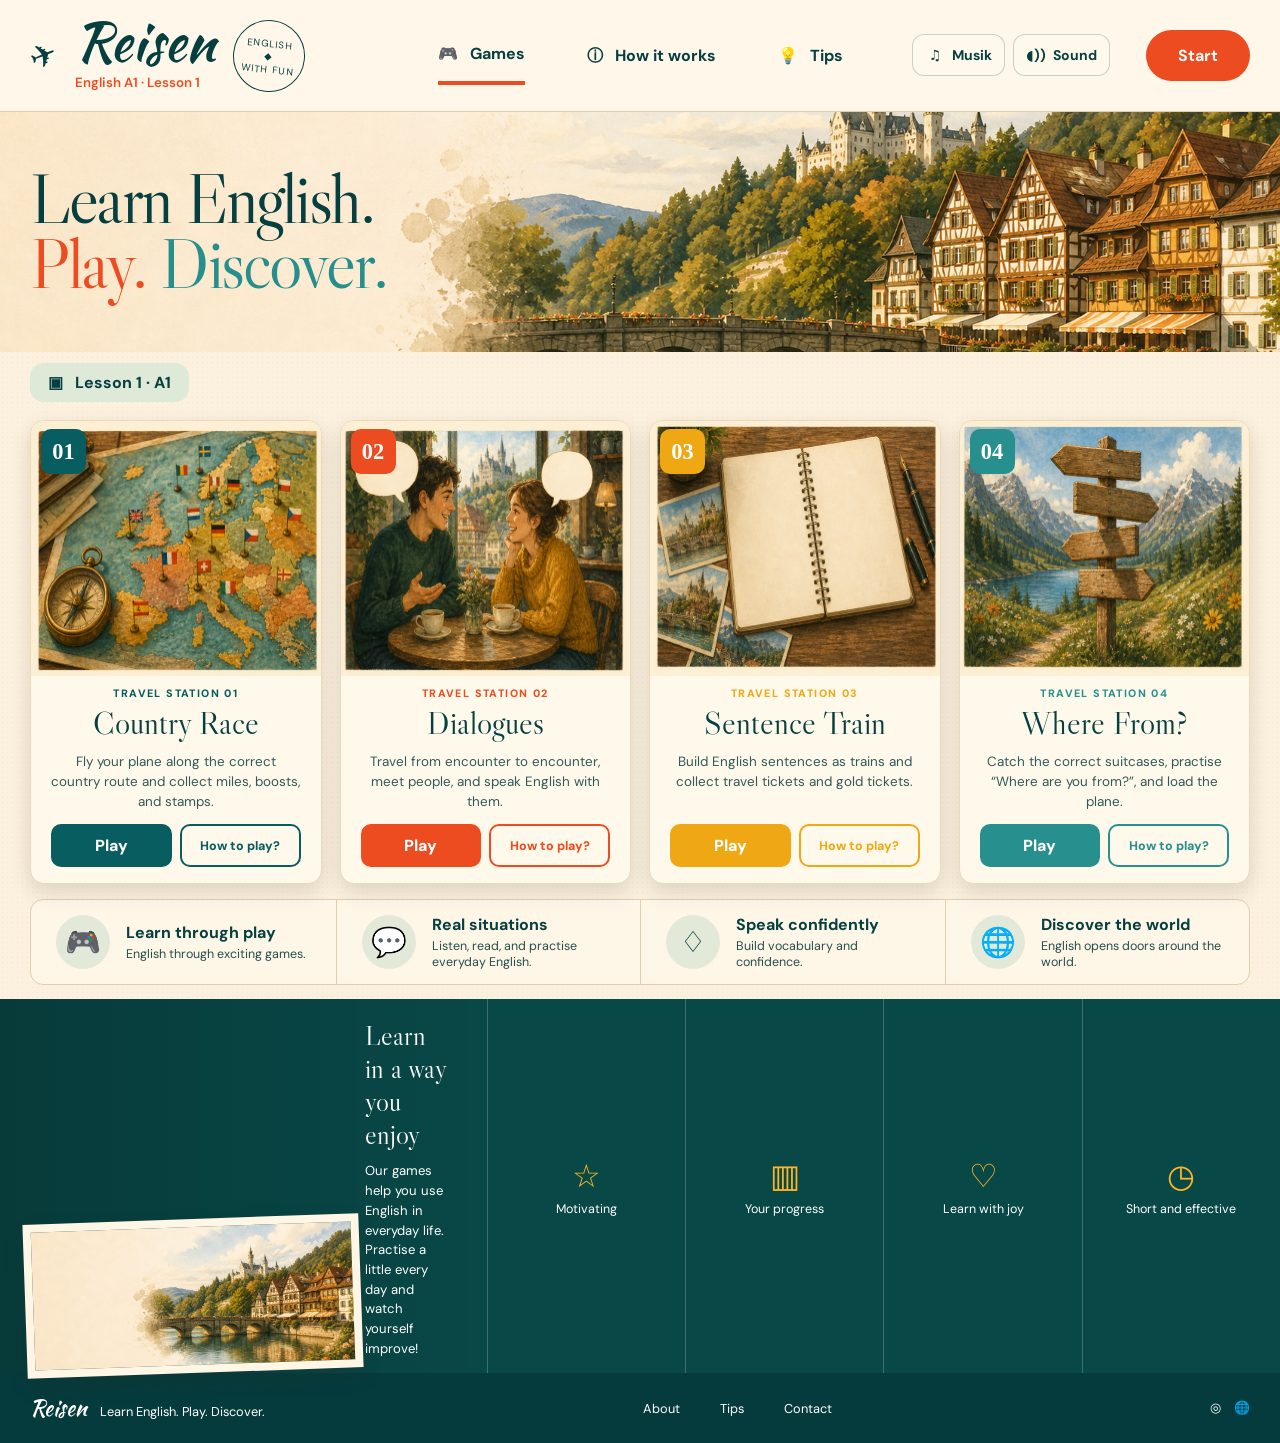
<file: index.html>
<!doctype html>
<html lang="en">
  <head>
    <meta charset="utf-8" />
    <meta name="viewport" content="width=device-width, initial-scale=1" />
    <title>Reisen — English Learning Game</title>
    <meta http-equiv="refresh" content="0; url=english-game/" />
    <link rel="canonical" href="english-game/" />
    <script>
      window.location.replace("english-game/");
    </script>
  </head>
  <body>
    <p><a href="english-game/">Open Reisen English Learning Game</a></p>
  </body>
</html>
</file>
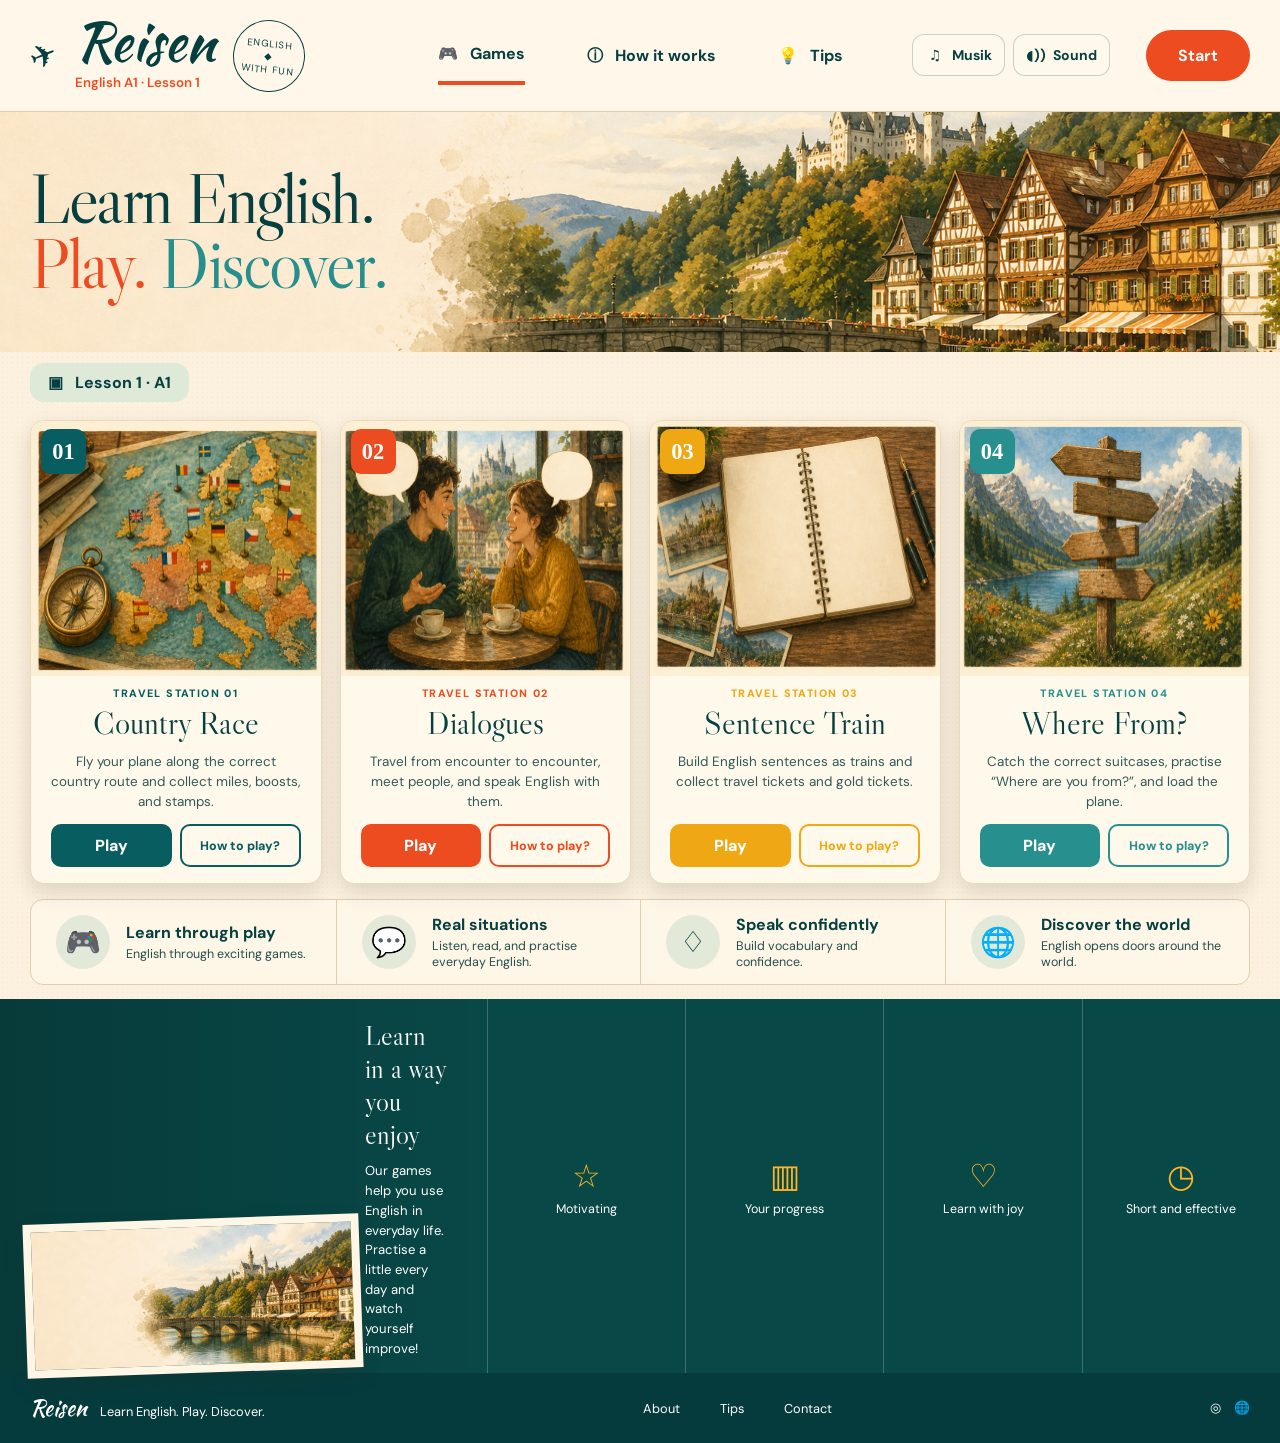
<file: english-game/index.html>
<!doctype html>
<html lang="en">
<head>
<meta charset="utf-8"><meta name="viewport" content="width=device-width,initial-scale=1"><meta name="theme-color" content="#fbf1de">
<title>Reisen — Learn English. Play. Discover.</title>
<style>
@import url('https://fonts.googleapis.com/css2?family=DM+Sans:wght@400;500;600;700;800&family=Libre+Caslon+Display&family=Kaushan+Script&display=swap');
:root{--ink:#063f40;--orange:#ed4b20;--gold:#f1a710;--teal:#268f8d;--paper:#fbf1de;--cream:#fff9eb;--line:#dfceb1;--shadow:0 8px 20px rgba(50,38,20,.14)}*{box-sizing:border-box}html{scroll-behavior:smooth}body{margin:0;color:var(--ink);background:var(--paper);font-family:"DM Sans",sans-serif;background-image:radial-gradient(rgba(80,53,20,.05) .7px,transparent .7px);background-size:5px 5px}a{color:inherit}a,button{-webkit-tap-highlight-color:transparent}:focus-visible{outline:3px solid var(--orange);outline-offset:3px}.wrap{width:min(1440px,calc(100% - 60px));margin:auto}.skip{position:fixed;z-index:20;top:10px;left:10px;transform:translateY(-160%);padding:10px 16px;border-radius:20px;background:#fff}.skip:focus{transform:none}
.topbar{height:112px;border-bottom:1px solid var(--line);background:rgba(255,249,235,.9)}.nav{height:100%;display:grid;grid-template-columns:1fr auto 1fr;align-items:center}.logo{display:flex;align-items:center;gap:18px;text-decoration:none}.plane{font-size:2rem;transform:rotate(-22deg)}.wordmark{font:3.4rem/.8 "Kaushan Script",cursive}.lesson{display:block;margin-top:8px;color:var(--orange);font-weight:600}.seal{display:grid;place-items:center;width:72px;height:72px;border:1.5px solid var(--ink);border-radius:50%;font-size:.6rem;letter-spacing:.12em;text-align:center;transform:rotate(6deg)}.links{display:flex;align-items:center;gap:62px;font-weight:700}.links a{text-decoration:none;padding:17px 0}.links a:first-child{border-bottom:4px solid var(--orange)}.nav-start{justify-self:end;padding:15px 32px;border-radius:99px;color:#fff;background:var(--orange);font-weight:700;text-decoration:none}
.hero{height:240px;background:url("assets/reisen-town-hero.png") center/cover}.hero .wrap{height:100%;display:flex;align-items:center}.hero h1{width:52%;margin:0;font:clamp(3.6rem,5.5vw,6rem)/.92 "Libre Caslon Display",Georgia,serif;letter-spacing:-.035em}.hero h1 em{color:var(--orange);font-style:normal}.hero h1 span{color:var(--teal)}
.games-section{padding:0 0 15px;margin-top:-1px}.level{display:inline-flex;align-items:center;gap:12px;margin:12px 0 18px;padding:9px 18px;border-radius:14px;background:#dfe9d8;font-weight:700}.games{display:grid;grid-template-columns:repeat(4,1fr);gap:18px}.card{position:relative;display:flex;flex-direction:column;min-width:0;border:1px solid #ead9bb;border-radius:14px;background:var(--cream);box-shadow:var(--shadow);overflow:hidden;text-decoration:none;transition:.25s}.card:hover{transform:translateY(-6px);box-shadow:0 16px 28px rgba(50,38,20,.2)}.num{position:absolute;z-index:2;top:8px;left:10px;display:grid;place-items:center;width:45px;height:45px;border-radius:10px;color:#fff;background:var(--accent);font:700 1.4rem Georgia}.art{height:255px;background-image:url("assets/game-cards-sheet.png");background-size:200% 200%;background-position:var(--pos)}.card-body{padding:8px 26px 16px;text-align:center}.card h2{margin:0 0 9px;font:2rem "Libre Caslon Display",Georgia,serif}.play{display:flex;justify-content:center;align-items:center;gap:40px;padding:10px;border-radius:10px;color:#fff;background:var(--accent);font-weight:700}
.benefits{display:grid;grid-template-columns:repeat(4,1fr);margin:0 auto 14px;border:1px solid var(--line);border-radius:13px;background:rgba(255,249,235,.7)}.benefit{display:flex;align-items:center;gap:16px;padding:14px 25px}.benefit+.benefit{border-left:1px solid var(--line)}.benefit i{display:grid;place-items:center;flex:0 0 54px;height:54px;border-radius:50%;background:#e3e9d9;font-style:normal;font-size:1.8rem}.benefit strong,.benefit span{display:block}.benefit span{margin-top:3px;font-size:.78rem;color:#264e4d}
.banner{display:grid;grid-template-columns:1.35fr repeat(4,.55fr);min-height:125px;color:#fff;background:#084847}.banner-copy{position:relative;padding:20px 40px 15px 365px;background:linear-gradient(90deg,rgba(0,0,0,.18),transparent)}.banner-copy:before{content:"";position:absolute;left:25px;bottom:0;width:320px;height:138px;background:url("assets/reisen-town-hero.png") 72% center/cover;border:8px solid #fff6e5;transform:rotate(-2deg);box-shadow:var(--shadow)}.banner h2{margin:0 0 10px;font:1.7rem "Libre Caslon Display",serif}.banner p{margin:0;font-size:.82rem;line-height:1.5}.stat{display:grid;place-items:center;text-align:center;border-left:1px solid rgba(255,255,255,.22);color:#fff}.stat i{display:block;color:#ffb427;font-style:normal;font-size:2rem}.stat span{font-size:.78rem}.footer{display:flex;align-items:center;justify-content:space-between;min-height:70px;padding:0 max(30px,calc((100% - 1380px)/2));color:#fff;background:#063b3d;font-size:.8rem}.footer-brand{font:1.4rem "Kaushan Script",cursive}.footer nav{display:flex;gap:40px}.footer a{text-decoration:none}
@media(max-width:1100px){.links{gap:28px}.seal{display:none}.games{grid-template-columns:1fr 1fr}.hero{height:300px}.hero h1{width:65%}.banner{grid-template-columns:1fr repeat(2,.4fr)}.stat:nth-last-child(-n+2){display:none}.banner-copy{padding-left:300px}.banner-copy:before{width:250px}}
@media(max-width:680px){.wrap{width:calc(100% - 28px)}.topbar{height:84px}.nav{grid-template-columns:1fr auto}.wordmark{font-size:2.2rem}.lesson,.links,.plane{display:none}.nav-start{padding:11px 18px}.hero{height:390px;background-position:65% center;position:relative}.hero:after{content:"";position:absolute;inset:0;background:linear-gradient(180deg,rgba(251,241,222,.97),rgba(251,241,222,.72) 60%,transparent)}.hero h1{position:relative;z-index:1;width:100%;align-self:flex-start;margin-top:45px;font-size:3.5rem}.level{margin-top:16px}.games{grid-template-columns:1fr}.art{height:280px}.benefits{grid-template-columns:1fr 1fr}.benefit{padding:12px}.benefit:nth-child(3){border-left:0;border-top:1px solid var(--line)}.benefit:nth-child(4){border-top:1px solid var(--line)}.benefit span{display:none}.banner{display:block}.banner-copy{padding:30px 24px 180px}.banner-copy:before{left:24px;width:calc(100% - 48px);height:160px}.stat{display:none}.footer{flex-direction:column;gap:16px;padding:25px}.footer nav{gap:18px}}
@media(prefers-reduced-motion:reduce){html{scroll-behavior:auto}.card{transition:none}}
.station{margin-bottom:3px;color:var(--accent);font-size:.67rem;font-weight:800;letter-spacing:.13em}.card-body{display:flex;flex:1;flex-direction:column;padding:10px 20px 16px}.card-desc{min-height:3.15em;margin:0 0 12px;color:#315958;font-size:.84rem;line-height:1.5}.card-actions{display:grid;grid-template-columns:1fr 1fr;gap:8px;margin-top:auto}.card-cta{display:flex;min-height:42px;align-items:center;justify-content:center;padding:9px 8px;border:2px solid var(--accent);border-radius:10px;font-weight:800;text-decoration:none;cursor:pointer}.card-cta.primary{color:#fff;background:var(--accent)}.card-cta.secondary{color:var(--accent);background:#fff9eb;font:800 .78rem/1.15 "DM Sans",sans-serif}.card-cta:hover{filter:brightness(.96)}
.instructions-overlay{position:fixed;z-index:2000;inset:0;display:grid;place-items:center;padding:20px;background:rgba(3,38,39,.62)}.instructions-overlay[hidden]{display:none}.instructions-modal{position:relative;width:min(680px,100%);max-height:calc(100svh - 40px);overflow:auto;padding:28px;border:1px solid #dfceb1;border-radius:18px;background:var(--cream);box-shadow:0 24px 70px rgba(0,0,0,.3)}.modal-close{position:absolute;top:14px;right:14px;width:42px;height:42px;border:1px solid var(--line);border-radius:50%;background:#fff;color:var(--ink);font-size:1.5rem;cursor:pointer}.modal-head{display:grid;grid-template-columns:64px 1fr;align-items:center;gap:15px;padding-right:38px}.modal-icon{display:grid;place-items:center;width:64px;height:64px;border-radius:15px;color:#fff;background:var(--modal-accent);font-size:1.65rem;font-weight:800}.modal-head .station{color:var(--modal-accent)}.modal-head h2{margin:2px 0 0;font:2.4rem/1 "Libre Caslon Display",Georgia,serif}.instructions-modal h3{margin:22px 0 12px;font:1.45rem "Libre Caslon Display",Georgia,serif}.instruction-steps{display:grid;grid-template-columns:repeat(2,1fr);gap:10px}.instruction-step{display:grid;grid-template-columns:38px 1fr;gap:10px;padding:13px;border:1px solid #ead9bb;border-radius:12px;background:#fff}.instruction-step b{display:grid;place-items:center;width:34px;height:34px;border-radius:9px;color:#fff;background:var(--modal-accent)}.instruction-step strong,.instruction-step span{display:block}.instruction-step span{margin-top:3px;color:#315958;font-size:.85rem;line-height:1.35}.modal-goal{margin:14px 0;padding:13px 16px;border-left:5px solid var(--gold);border-radius:8px;background:#fff1c9}.modal-goal strong,.modal-goal span{display:block}.modal-goal span{margin-top:3px}.modal-actions{display:flex;justify-content:flex-end;gap:10px;margin-top:18px}.modal-action{min-height:44px;padding:11px 20px;border:2px solid var(--modal-accent);border-radius:10px;font-weight:800;text-decoration:none;cursor:pointer}.modal-action.primary{color:#fff;background:var(--modal-accent)}.modal-action.secondary{color:var(--modal-accent);background:transparent}
@media(max-width:680px){.card-desc{min-height:0}.card-actions{grid-template-columns:1fr}.instructions-overlay{padding:10px}.instructions-modal{max-height:calc(100svh - 20px);padding:22px 16px}.modal-head{grid-template-columns:52px 1fr}.modal-icon{width:52px;height:52px}.modal-head h2{font-size:2rem}.instruction-steps{grid-template-columns:1fr}.modal-actions{flex-direction:column}.modal-action{width:100%;text-align:center}}
</style>
<link rel="stylesheet" href="assets/reisen-audio.css">
<link rel="stylesheet" href="assets/mobile-fit.css?v=mobile-9">
</head>
<body data-music-theme="home">
<a class="skip" href="#spiele">Skip to games</a>
<header class="topbar"><div class="nav wrap"><a class="logo" href="#"><span class="plane">✈</span><span><b class="wordmark">Reisen</b><small class="lesson">English A1 · Lesson 1</small></span><span class="seal">ENGLISH<br>◆<br>WITH FUN</span></a><nav class="links" aria-label="Main navigation"><a href="#spiele">🎮 &nbsp; Games</a><a href="#so-gehts">ⓘ &nbsp; How it works</a><a href="#tipps">💡 &nbsp; Tips</a></nav><a class="nav-start" href="#spiele">Start</a></div></header>
<main>
<section class="hero"><div class="wrap"><h1>Learn English.<br><em>Play.</em> <span>Discover.</span></h1></div></section>
<section class="games-section wrap" id="spiele"><div class="level">▣ &nbsp; Lesson 1 · A1</div><div class="games">
<a class="card" href="CountryMap/index.html" style="--accent:#075d60;--pos:0% 0%"><span class="num">01</span><div class="art"></div><div class="card-body"><h2>Country Map</h2><span class="play">Start game　→</span></div></a>
<a class="card" href="Dialoge/index.html" style="--accent:#ed4b20;--pos:100% 0%"><span class="num">02</span><div class="art"></div><div class="card-body"><h2>Dialogues</h2><span class="play">Start game　→</span></div></a>
<a class="card" href="Saetze/index.html" style="--accent:#efa713;--pos:0% 100%"><span class="num">03</span><div class="art"></div><div class="card-body"><h2>Sentence Train</h2><span class="play">Start game　→</span></div></a>
<a class="card" href="Woher/index.html" style="--accent:#278f8e;--pos:100% 100%"><span class="num">04</span><div class="art"></div><div class="card-body"><h2>Where From?</h2><span class="play">Start game　→</span></div></a>
</div></section>
<section class="benefits wrap" id="so-gehts"><div class="benefit"><i>🎮</i><div><strong>Learn through play</strong><span>English through exciting games.</span></div></div><div class="benefit"><i>💬</i><div><strong>Real situations</strong><span>Listen, read, and practise everyday English.</span></div></div><div class="benefit"><i>♢</i><div><strong>Speak confidently</strong><span>Build vocabulary and confidence.</span></div></div><div class="benefit"><i>🌐</i><div><strong>Discover the world</strong><span>English opens doors around the world.</span></div></div></section>
<section class="banner" id="tipps"><div class="banner-copy"><h2>Learn in a way you enjoy</h2><p>Our games help you use English in everyday life.<br>Practise a little every day and watch yourself improve!</p></div><div class="stat"><div><i>☆</i><span>Motivating</span></div></div><div class="stat"><div><i>▥</i><span>Your progress</span></div></div><div class="stat"><div><i>♡</i><span>Learn with joy</span></div></div><div class="stat"><div><i>◷</i><span>Short and effective</span></div></div></section>
</main>
<footer class="footer"><span><b class="footer-brand">Reisen</b>　Learn English. Play. Discover.</span><nav><a href="#so-gehts">About</a><a href="#tipps">Tips</a><a href="mailto:hallo@reisen.de">Contact</a></nav><span>◎　🌐</span></footer>
<div id="instructionsOverlay" class="instructions-overlay" hidden><section class="instructions-modal" role="dialog" aria-modal="true" aria-labelledby="instructionsTitle"><button id="instructionsCloseIcon" class="modal-close" type="button" aria-label="Close instructions">×</button><div class="modal-head"><div id="instructionsIcon" class="modal-icon" aria-hidden="true"></div><div><span id="instructionsStation" class="station"></span><h2 id="instructionsTitle"></h2></div></div><h3>How to play</h3><div id="instructionsSteps" class="instruction-steps"></div><div class="modal-goal"><strong>Your goal</strong><span id="instructionsGoal"></span></div><p>Play, collect travel points, and fill your passport.</p><div class="modal-actions"><button id="instructionsClose" class="modal-action secondary" type="button">Close</button><a id="instructionsStart" class="modal-action primary" href="#">Start game</a></div></section></div>
<script src="assets/reisen-audio.js"></script><script>ReisenAudio.init()</script>
<script>
const GAME_INFO={
 countryMap:{station:'TRAVEL STATION 01',title:'Country Race',visual:'url("CountryMap/assets/country-map/compass.svg") center/72% no-repeat',accent:'#075d60',href:'CountryMap/index.html',description:'Fly your plane along the correct country route and collect miles, boosts, and stamps.',goal:'Visit all nine countries and collect their passport stamps.',steps:[['Look at the flag.','It shows your next destination.'],['Choose a route.','Tap a country gate or steer with ← → or A / D.'],['Watch the approach.','After the flight you will see whether you chose the correct gate.'],['Build a streak.','Three correct flights activate a boost; there is no time pressure.']]},
 dialoge:{station:'TRAVEL STATION 02',title:'Dialogues',visual:'url("Dialoge/assets/dialoge/characters/encounters-sprite.png") 0 0/400% 200% no-repeat',accent:'#ed4b20',href:'Dialoge/index.html',description:'Travel from encounter to encounter, meet people, and speak English with them.',goal:'Collect encounters with new people and reach the destination.',steps:[['Travel to the encounter.','Your traveller meets the next person.'],['Listen or read.','A person speaks to you. You can listen to the dialogue.'],['Choose your reply.','Choose the natural English reply.'],['Travel onward.','Collect encounters and open the route to the destination.']]},
 saetze:{station:'TRAVEL STATION 03',title:'Sentence Train',visual:'url("Saetze/assets/saetze/satz-puzzle-icon.svg") center/72% no-repeat',accent:'#efa713',href:'Saetze/index.html',description:'Build English sentences as trains and collect travel tickets and gold tickets.',goal:'Send your sentence trains on their way and collect every ticket.',steps:[['Choose the words.','Tap the correct word carriages.'],['Build the sentence train.','Connect the carriages to the engine in the correct order.'],['Check the train.','The signal shows whether your English sentence is correct.'],['Travel onward.','A correct train departs and earns you a travel ticket.']]},
 woher:{station:'TRAVEL STATION 04',title:'Where From?',visual:'url("Woher/assets/woher/passport-control.svg") center/82% no-repeat',accent:'#278f8e',href:'Woher/index.html',description:'Catch the correct suitcases, practise “Where are you from?”, and load the plane.',goal:'Catch matching suitcases and bring the luggage to the plane.',steps:[['Look at the target.','The target shows which origin sentence you need.'],['Read the suitcase.','The country and flag help you decide.'],['Move the luggage cart.','Catch the correct suitcases and avoid the wrong ones.'],['Load the plane.','In later rounds, scan sentences or build luggage tags.']]}
};
(function(){
 const keys=['countryMap','dialoge','saetze','woher'];
 document.querySelectorAll('.games .card').forEach((card,i)=>{const info=GAME_INFO[keys[i]],art=card.querySelector('.art'),num=card.querySelector('.num');if(!info||!art)return;const article=document.createElement('article');article.className='card';article.setAttribute('style',card.getAttribute('style')||'');if(num)article.append(num);article.append(art);const body=document.createElement('div');body.className='card-body';body.innerHTML=`<span class="station">${info.station}</span><h2>${info.title}</h2><p class="card-desc">${info.description}</p><div class="card-actions"><a class="card-cta primary" href="${info.href}">Play</a><button class="card-cta secondary" type="button" data-game-info="${keys[i]}">How to play?</button></div>`;article.append(body);card.replaceWith(article)});
 const overlay=document.getElementById('instructionsOverlay'),modal=overlay.querySelector('.instructions-modal'),title=document.getElementById('instructionsTitle'),station=document.getElementById('instructionsStation'),icon=document.getElementById('instructionsIcon'),steps=document.getElementById('instructionsSteps'),goal=document.getElementById('instructionsGoal'),start=document.getElementById('instructionsStart');let opener=null;
 function focusables(){return [...modal.querySelectorAll('button,a[href],[tabindex]:not([tabindex="-1"])')].filter(x=>!x.disabled)}
 function open(game,button){const info=GAME_INFO[game];if(!info)return;opener=button;title.textContent=info.title;station.textContent=info.station;icon.textContent='';icon.style.background=info.accent+' '+info.visual;modal.style.setProperty('--modal-accent',info.accent);steps.innerHTML=info.steps.map((s,i)=>`<article class="instruction-step"><b>${String(i+1).padStart(2,'0')}</b><div><strong>${s[0]}</strong><span>${s[1]}</span></div></article>`).join('');goal.textContent=info.goal;start.href=info.href;overlay.hidden=false;document.body.style.overflow='hidden';document.getElementById('instructionsCloseIcon').focus()}
 function close(){if(overlay.hidden)return;overlay.hidden=true;document.body.style.overflow='';opener?.focus();opener=null}
 document.querySelectorAll('[data-game-info]').forEach(b=>b.addEventListener('click',()=>open(b.dataset.gameInfo,b)));document.getElementById('instructionsCloseIcon').addEventListener('click',close);document.getElementById('instructionsClose').addEventListener('click',close);overlay.addEventListener('click',e=>{if(e.target===overlay)close()});document.addEventListener('keydown',e=>{if(overlay.hidden)return;if(e.key==='Escape'){e.preventDefault();close();return}if(e.key==='Tab'){const list=focusables(),first=list[0],last=list[list.length-1];if(e.shiftKey&&document.activeElement===first){e.preventDefault();last.focus()}else if(!e.shiftKey&&document.activeElement===last){e.preventDefault();first.focus()}}})
})();
</script>
</body></html>
</file>
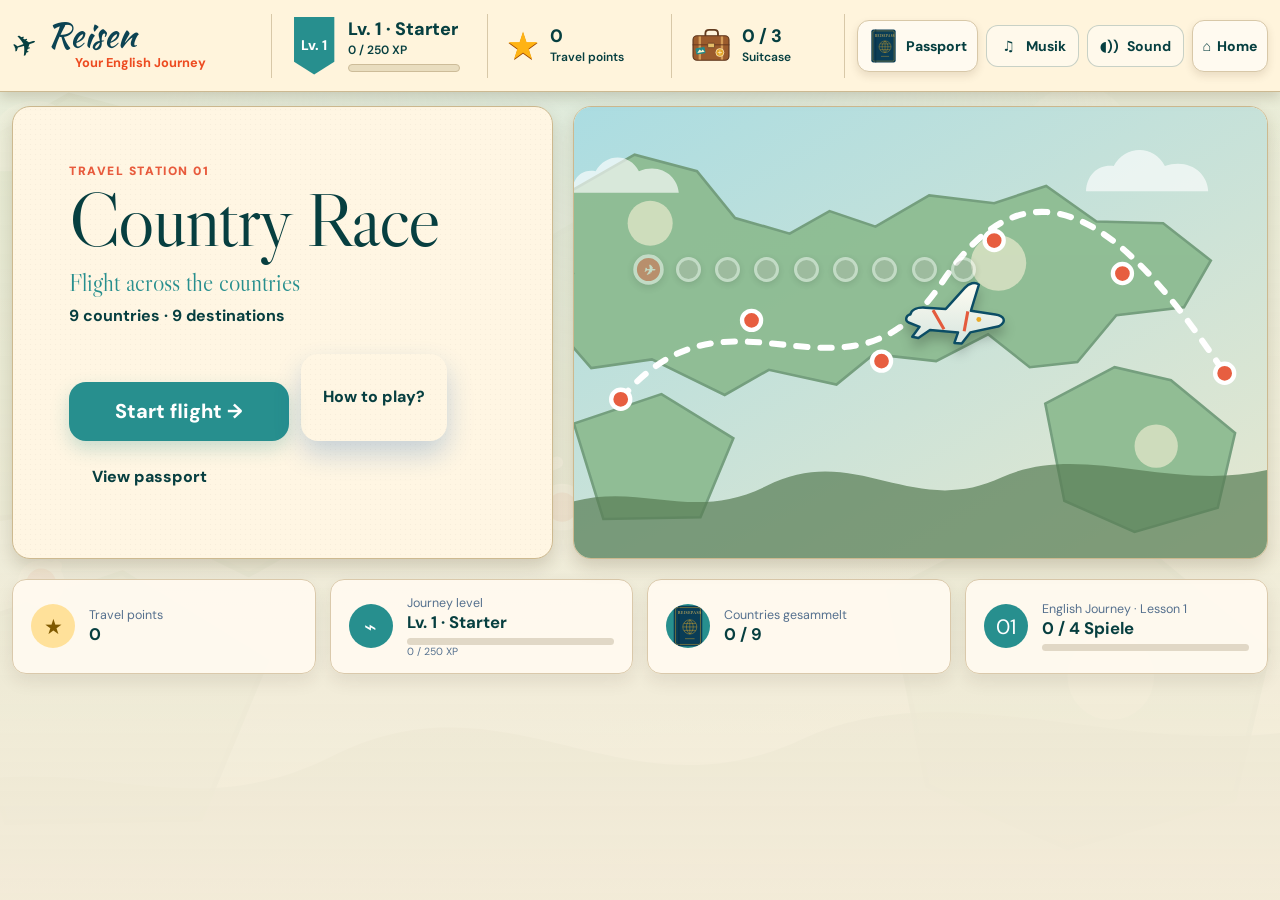
<file: english-game/CountryMap/index.html>
<!doctype html>
<html lang="en">

<head>
    <meta charset="utf-8">
    <meta name="viewport" content="width=device-width,initial-scale=1,viewport-fit=cover">
    <meta name="theme-color" content="#fff4dc">
    <title>Flag Match – Where are you from?</title>
    <title>Country Race · Your English Journey</title>
    <link rel="stylesheet" href="assets/country-map.css">
    <link rel="stylesheet" href="../assets/game-theme.css">
    <link rel="stylesheet" href="../assets/reisen-audio.css">
    <link rel="stylesheet" href="../assets/mobile-fit.css?v=mobile-9">
    <style>
        :root {
            --blue: #4f80ed;
            --dark: #19345f;
            --pale: #eaf4ff;
            --green: #23b77b;
            --red: #ef5f67;
            --shadow: 0 20px 55px rgba(38, 76, 135, .17);
            --radius: 30px
        }

        * {
            box-sizing: border-box
        }

        html,
        body {
            margin: 0;
            min-height: 100%;
            font-family: var(--font-ui, "DM Sans", "Segoe UI", Arial, sans-serif);
            color: var(--dark)
        }

        body {
            min-height: 100vh;
            min-height: 100dvh;
            overflow-x: hidden;
            background: linear-gradient(145deg, #cde9ff 0%, #79afff 50%, #668ae9 100%)
        }

        button {
            font: inherit
        }

        .bg {
            position: fixed;
            inset: 0;
            overflow: hidden;
            pointer-events: none
        }

        .orb {
            position: absolute;
            border-radius: 50%;
            background: rgba(255, 255, 255, .18);
            animation: float 7s ease-in-out infinite
        }

        .o1 {
            width: 130px;
            height: 130px;
            left: 5%;
            top: 13%
        }

        .o2 {
            width: 48px;
            height: 48px;
            right: 11%;
            top: 18%;
            animation-delay: -2s
        }

        .o3 {
            width: 90px;
            height: 90px;
            right: 4%;
            bottom: 12%;
            animation-delay: -4s
        }

        .cloud {
            position: absolute;
            width: 100px;
            height: 30px;
            border-radius: 30px;
            background: rgba(255, 255, 255, .44);
            filter: blur(.2px);
            animation: drift 18s linear infinite
        }

        .cloud:before,
        .cloud:after {
            content: "";
            position: absolute;
            border-radius: 50%;
            background: inherit
        }

        .cloud:before {
            width: 42px;
            height: 42px;
            left: 18px;
            bottom: 5px
        }

        .cloud:after {
            width: 55px;
            height: 55px;
            right: 13px;
            bottom: 3px
        }

        .c1 {
            top: 12%;
            left: -130px
        }

        .c2 {
            top: 70%;
            left: -180px;
            animation-delay: -9s;
            transform: scale(.65)
        }

        .route {
            position: absolute;
            right: -20px;
            top: 15%;
            width: 340px;
            height: 190px;
            opacity: .46
        }

        .plane {
            position: absolute;
            right: 13%;
            top: 14%;
            font-size: 32px;
            transform: rotate(-18deg);
            animation: plane 5s ease-in-out infinite
        }

        .map {
            position: absolute;
            inset: 10% 4%;
            width: 92%;
            height: 80%;
            opacity: .07
        }

        .app {
            position: relative;
            z-index: 2;
            min-height: 100vh;
            min-height: 100dvh;
            display: grid;
            place-items: center;
            padding: 20px
        }

        .shell {
            width: min(720px, 100%)
        }

        .topbar {
            display: flex;
            align-items: center;
            justify-content: space-between;
            margin-bottom: 14px;
            color: white;
            font-weight: 800;
            text-shadow: 0 2px 8px #436aaa
        }

        .sound,
        .icon-btn {
            border: 0;
            background: rgba(255, 255, 255, .88);
            color: var(--dark);
            width: 48px;
            height: 48px;
            border-radius: 16px;
            cursor: pointer;
            box-shadow: 0 8px 22px rgba(35, 65, 110, .16);
            transition: .2s
        }

        .sound:hover,
        .icon-btn:hover {
            transform: translateY(-2px)
        }

        .score {
            padding: 11px 18px;
            border-radius: 16px;
            background: rgba(255, 255, 255, .24);
            backdrop-filter: blur(8px)
        }

        .progress-meta {
            display: flex;
            justify-content: space-between;
            margin: 0 4px 8px
        }

        .progress {
            height: 12px;
            border-radius: 20px;
            background: rgba(255, 255, 255, .28);
            overflow: hidden;
            margin-bottom: 18px
        }

        .progress>div {
            height: 100%;
            width: 0;
            border-radius: inherit;
            background: linear-gradient(90deg, #ffe66b, #ffbd4a);
            transition: width .5s ease;
            box-shadow: 0 0 14px #ffd95e
        }

        .card {
            position: relative;
            text-align: center;
            background: rgba(255, 255, 255, .91);
            border: 1px solid rgba(255, 255, 255, .72);
            box-shadow: var(--shadow);
            border-radius: var(--radius);
            padding: clamp(24px, 5vw, 45px);
            backdrop-filter: blur(16px);
            overflow: hidden;
            animation: enter .55s cubic-bezier(.2, .8, .2, 1)
        }

        .screen[hidden] {
            display: none
        }

        .start-card {
            padding-block: clamp(48px, 10vw, 85px)
        }

        .globe {
            font-size: clamp(70px, 14vw, 110px);
            display: block;
            filter: drop-shadow(0 12px 13px rgba(35, 87, 153, .2));
            animation: bob 3s ease-in-out infinite
        }

        h1 {
            font-size: clamp(38px, 8vw, 66px);
            line-height: 1;
            margin: 18px 0 10px;
            letter-spacing: -2px
        }

        h2 {
            font-size: clamp(27px, 5vw, 39px);
            margin: 10px 0
        }

        p {
            font-size: clamp(17px, 3vw, 21px);
            color: #617492
        }

        .primary {
            border: 0;
            margin-top: 28px;
            padding: 18px 34px;
            min-width: 220px;
            border-radius: 19px;
            background: linear-gradient(135deg, #558cf5, #426ed8);
            color: #fff;
            font-size: 20px;
            font-weight: 850;
            cursor: pointer;
            box-shadow: 0 13px 25px rgba(67, 110, 216, .33);
            transition: transform .2s, box-shadow .2s
        }

        .primary:hover {
            transform: translateY(-3px);
            box-shadow: 0 17px 30px rgba(67, 110, 216, .37)
        }

        .primary:active {
            transform: translateY(1px)
        }

        .flag-row {
            display: flex;
            justify-content: center;
            align-items: center;
            gap: 14px;
            margin: 4px 0
        }

        .flag {
            font-size: clamp(82px, 20vw, 136px);
            line-height: 1.2;
            filter: drop-shadow(0 11px 8px rgba(23, 52, 95, .16));
            user-select: none
        }

        .speak {
            font-size: 23px
        }

        .question {
            margin: 7px 0 25px;
            font-weight: 900;
            color: var(--dark)
        }

        .answers {
            display: grid;
            grid-template-columns: 1fr 1fr;
            gap: 14px
        }

        .answer {
            border: 2px solid #dce9f9;
            background: #fff;
            color: var(--dark);
            border-radius: 18px;
            padding: 17px 12px;
            font-size: 17px;
            font-weight: 800;
            cursor: pointer;
            box-shadow: 0 6px 13px rgba(50, 80, 120, .08);
            transition: .18s
        }

        .answer:hover:not(:disabled) {
            border-color: #80a9f6;
            transform: translateY(-2px);
            background: #f7faff
        }

        .answer:disabled {
            cursor: default
        }

        .answer.correct {
            color: #08744c;
            background: #dff8ed;
            border-color: #4bd29b;
            animation: pop .45s
        }

        .answer.wrong {
            color: #a72e38;
            background: #ffe2e4;
            border-color: #f27a82
        }

        .feedback {
            min-height: 72px;
            margin-top: 18px;
            display: grid;
            place-items: center;
            font-weight: 900;
            font-size: 20px
        }

        .feedback.good {
            color: #148259
        }

        .feedback.bad {
            color: #c7424d
        }

        .float-points {
            position: absolute;
            left: 50%;
            top: 42%;
            font-size: 25px;
            font-weight: 950;
            color: var(--green);
            animation: points 1s forwards;
            pointer-events: none
        }

        .combo {
            color: #d95a20;
            font-weight: 900;
            min-height: 24px
        }

        .shake {
            animation: shake .42s
        }

        .good-glow {
            animation: greenGlow .7s
        }

        .bad-glow {
            animation: redGlow .7s
        }

        .stats {
            display: grid;
            grid-template-columns: 1fr 1fr;
            gap: 12px;
            margin: 25px 0
        }

        .stat {
            background: #f1f6fd;
            border-radius: 18px;
            padding: 17px
        }

        .stat b {
            display: block;
            font-size: 27px;
            color: var(--dark)
        }

        .stat span {
            font-size: 14px;
            color: #687b97
        }

        .actions {
            display: flex;
            justify-content: center;
            gap: 12px;
            flex-wrap: wrap
        }

        .secondary {
            background: #fff;
            color: #416cc9;
            border: 2px solid #a8c3f7;
            box-shadow: none
        }

        .confetti {
            position: fixed;
            z-index: 5;
            top: -20px;
            width: 10px;
            height: 18px;
            border-radius: 3px;
            animation: fall var(--d) linear forwards;
            transform: rotate(var(--r))
        }

        @keyframes enter {
            from {
                opacity: 0;
                transform: translateY(20px) scale(.98)
            }
        }

        @keyframes float {
            50% {
                transform: translateY(-22px)
            }
        }

        @keyframes bob {
            50% {
                transform: translateY(-9px) rotate(3deg)
            }
        }

        @keyframes drift {
            to {
                left: 110%
            }
        }

        @keyframes plane {
            50% {
                transform: translate(-22px, 14px) rotate(-10deg)
            }
        }

        @keyframes pop {
            50% {
                transform: scale(1.04)
            }
        }

        @keyframes points {
            to {
                opacity: 0;
                transform: translateY(-90px) scale(1.25)
            }
        }

        @keyframes shake {

            20%,
            60% {
                transform: translateX(-8px)
            }

            40%,
            80% {
                transform: translateX(8px)
            }
        }

        @keyframes greenGlow {
            50% {
                box-shadow: 0 0 42px rgba(35, 183, 123, .65)
            }
        }

        @keyframes redGlow {
            50% {
                box-shadow: 0 0 42px rgba(239, 95, 103, .55)
            }
        }

        @keyframes fall {
            to {
                transform: translateY(110vh) rotate(720deg);
                opacity: .7
            }
        }

        :focus-visible {
            outline: 4px solid #ffcf4c;
            outline-offset: 3px
        }

        @media(max-width:560px) {
            .app {
                padding: 12px
            }

            .answers {
                grid-template-columns: 1fr
            }

            .card {
                border-radius: 25px;
                padding: 23px 17px
            }

            .answer {
                padding: 14px 10px
            }

            .topbar {
                font-size: 14px
            }

            .score {
                padding: 10px 12px
            }

            .sound {
                width: 43px;
                height: 43px
            }

            .feedback {
                min-height: 62px;
                margin-top: 10px
            }

            .flag {
                font-size: 92px
            }
        }

        @media(prefers-reduced-motion:reduce) {

            *,
            *:before,
            *:after {
                animation-duration: .01ms !important;
                animation-iteration-count: 1 !important;
                transition-duration: .01ms !important
            }
        }

        .flag {
            font-size: 0 !important;
            width: clamp(170px, 42vw, 245px);
            aspect-ratio: 3/2;
            border-radius: 14px;
            overflow: hidden;
            line-height: 0 !important;
            filter: drop-shadow(0 11px 8px rgba(23, 52, 95, .2));
            box-shadow: inset 0 0 0 1px rgba(0, 0, 0, .12)
        }

        .flag svg {
            display: block;
            width: 100%;
            height: 100%
        }

        @media(max-width:560px) {
            .flag {
                width: 170px
            }
        }

        .screen-head {
            display: flex;
            justify-content: flex-end;
            margin-bottom: 12px
        }

        .passport-btn {
            border: 0;
            border-radius: 15px;
            padding: 11px 16px;
            background: rgba(255, 255, 255, .92);
            color: var(--dark);
            font-weight: 850;
            cursor: pointer;
            box-shadow: 0 8px 22px rgba(35, 65, 110, .16)
        }

        .topbar .passport-btn {
            padding: 11px 13px
        }

        .passport-card {
            width: min(390px, 100%);
            margin: 24px auto 0;
            padding: 16px;
            border: 2px solid #dbe7f6;
            border-radius: 19px;
            background: #f8fbff;
            color: var(--dark);
            cursor: pointer;
            text-align: left
        }

        .passport-card strong {
            display: block;
            font-size: 18px
        }

        .mini-progress,
        .passport-progress {
            height: 9px;
            margin-top: 10px;
            background: #dbe4ed;
            border-radius: 10px;
            overflow: hidden
        }

        .mini-progress span,
        .passport-progress span {
            display: block;
            height: 100%;
            width: 0;
            background: linear-gradient(90deg, #5b8df0, #38bd88);
            border-radius: inherit;
            transition: width .55s ease
        }

        .passport-summary {
            background: #fff8df;
            border: 2px solid #f1d776;
            border-radius: 18px;
            padding: 14px;
            margin: 18px 0;
            font-weight: 800
        }

        .passport-summary p {
            margin: 5px;
            font-size: 16px
        }

        .overlay {
            position: fixed;
            z-index: 20;
            inset: 0;
            display: grid;
            place-items: center;
            padding: 16px;
            background: rgba(15, 34, 67, .62);
            backdrop-filter: blur(5px);
            opacity: 1;
            transition: opacity .2s
        }

        .overlay[hidden] {
            display: none
        }

        .passport-book {
            position: relative;
            width: min(820px, 100%);
            max-height: min(91vh, 900px);
            overflow: auto;
            border-radius: 28px;
            padding: 25px;
            background: linear-gradient(90deg, #fffaf0 0 49.5%, #e5d5ba 50%, #fffaf0 50.5%);
            box-shadow: 0 30px 80px rgba(5, 20, 45, .4);
            animation: passportOpen .35s ease
        }

        .passport-head {
            text-align: center;
            padding-right: 45px
        }

        .passport-head h2 {
            margin: 0
        }

        .passport-head p {
            margin: 4px
        }

        .modal-close {
            position: absolute;
            right: 18px;
            top: 16px;
            width: 43px;
            height: 43px;
            border: 0;
            border-radius: 50%;
            background: #edf2f7;
            font-size: 22px;
            cursor: pointer
        }

        .passport-progress-wrap {
            margin: 18px auto 20px;
            max-width: 520px;
            text-align: center;
            font-weight: 850
        }

        .passport-progress {
            background: #d7d0c3;
            height: 12px
        }

        .complete {
            color: #7a5700;
            margin-top: 10px;
            animation: badgeIn .5s ease
        }

        .stamp-grid {
            display: grid;
            grid-template-columns: repeat(3, minmax(0, 1fr));
            gap: 16px
        }

        .stamp {
            --ink: #275ea8;
            min-width: 0;
            min-height: 168px;
            border: 3px double var(--ink);
            border-radius: 50%;
            padding: 16px 8px;
            display: grid;
            place-items: center;
            align-content: center;
            gap: 4px;
            text-align: center;
            color: var(--ink);
            transform: rotate(var(--turn));
            background: radial-gradient(circle at 20% 30%, transparent 0 2px, currentColor 3px 4px, transparent 5px), rgba(255, 255, 255, .32);
            background-size: 27px 29px;
            box-shadow: inset 0 0 0 4px #fffaf0, inset 0 0 0 6px currentColor
        }

        .stamp-flag {
            font-size: 31px;
            line-height: 1
        }

        .stamp-name {
            font-size: 14px;
            font-weight: 950;
            text-transform: uppercase;
            overflow-wrap: anywhere
        }

        .stamp-state,
        .stamp-visits {
            font-size: 12px;
            font-weight: 900
        }

        .stamp.locked {
            filter: grayscale(1);
            opacity: .48;
            transform: rotate(var(--turn)) scale(.97)
        }

        .stamp.locked .stamp-name {
            filter: blur(.25px)
        }

        .passport-footer {
            display: flex;
            justify-content: center;
            margin-top: 22px
        }

        .reset-btn {
            border: 0;
            background: transparent;
            color: #9c3440;
            text-decoration: underline;
            cursor: pointer;
            padding: 10px
        }

        .unlock-box {
            position: relative;
            width: min(390px, 100%);
            padding: 30px;
            text-align: center;
            border-radius: 28px;
            background: #fffaf0;
            box-shadow: 0 25px 70px rgba(0, 0, 0, .35);
            animation: unlockIn .45s cubic-bezier(.2, 1.5, .4, 1)
        }

        .unlock-box .stamp {
            width: 210px;
            height: 210px;
            margin: 18px auto;
            animation: stampLand .6s cubic-bezier(.2, 1.5, .4, 1)
        }

        .unlock-box h2 {
            color: #b16c05
        }

        .unlock-box p {
            margin: 5px
        }

        .unlock-confetti {
            position: absolute;
            width: 9px;
            height: 14px;
            border-radius: 2px;
            animation: burst 1.2s ease-out forwards
        }

        .confirm-box {
            width: min(430px, 100%);
            padding: 28px;
            text-align: center;
            border-radius: 24px;
            background: white
        }

        .confirm-actions {
            display: flex;
            gap: 10px;
            justify-content: center
        }

        .confirm-actions button {
            margin-top: 16px;
            padding: 12px 18px;
            border: 0;
            border-radius: 13px;
            cursor: pointer;
            font-weight: 800
        }

        .confirm-actions .danger {
            background: #c94350;
            color: white
        }

        @keyframes passportOpen {
            from {
                opacity: 0;
                transform: scale(.93) rotateX(-8deg)
            }
        }

        @keyframes unlockIn {
            from {
                opacity: 0;
                transform: scale(.75)
            }
        }

        @keyframes stampLand {
            from {
                opacity: 0;
                transform: scale(1.8) rotate(-28deg)
            }
        }

        @keyframes badgeIn {
            from {
                opacity: 0;
                transform: scale(.7)
            }
        }

        @keyframes burst {
            to {
                transform: translate(var(--x), var(--y)) rotate(540deg);
                opacity: 0
            }
        }

        @media(max-width:620px) {
            .stamp-grid {
                grid-template-columns: repeat(2, minmax(0, 1fr))
            }

            .passport-book {
                padding: 20px 14px;
                background: #fffaf0
            }

            .topbar {
                flex-wrap: wrap;
                gap: 8px
            }

            .topbar .passport-btn {
                order: 4;
                width: 100%
            }
        }

        @media(max-width:350px) {
            .stamp-grid {
                grid-template-columns: 1fr
            }
        }

        @media(prefers-reduced-motion:reduce) {

            .stamp,
            .stamp.locked {
                transform: none
            }

            .unlock-confetti {
                display: none
            }
        }

        /* Reisen shared visual language */
        :root {
            --blue: #176bd6;
            --blue-dark: #0d55b6;
            --dark: #12325b;
            --muted: #55708e;
            --glass: rgba(255, 255, 255, .78);
            --shadow: 0 22px 60px rgba(28, 91, 151, .14);
            --radius: 24px
        }

        body {
            background: linear-gradient(155deg, #caedff 0%, #7fc7f7 52%, #5ca7e8 100%);
            font-family: var(--font-ui, "DM Sans", "Segoe UI", Arial, sans-serif)
        }

        .site-header {
            position: relative;
            z-index: 10;
            width: min(1120px, calc(100% - 32px));
            min-height: 70px;
            margin: 16px auto 0;
            padding: 10px 12px 10px 20px;
            display: flex;
            align-items: center;
            gap: 10px;
            border: 1px solid rgba(255, 255, 255, .85);
            border-radius: 22px;
            background: rgba(255, 255, 255, .76);
            box-shadow: 0 15px 40px rgba(28, 91, 151, .13);
            backdrop-filter: blur(16px);
            -webkit-backdrop-filter: blur(16px);
            animation: pageIn .55s ease-out both
        }

        .site-brand {
            margin-right: auto;
            color: var(--dark);
            font-size: 1.25rem;
            font-weight: 900;
            letter-spacing: -.02em;
            white-space: nowrap
        }

        .header-item,
        .site-header .sound {
            min-height: 46px;
            width: auto;
            padding: 11px 15px;
            display: inline-flex;
            align-items: center;
            justify-content: center;
            gap: 7px;
            border: 0;
            border-radius: 17px;
            color: #fff;
            background: linear-gradient(135deg, var(--blue), #438fe5);
            box-shadow: 0 10px 22px rgba(18, 91, 176, .22);
            font-weight: 800;
            line-height: 1;
            text-decoration: none;
            white-space: nowrap;
            cursor: pointer;
            transition: transform .25s ease, box-shadow .25s ease, background .25s ease
        }

        .header-item:hover,
        .site-header .sound:hover {
            transform: translateY(-2px) scale(1.02);
            background: linear-gradient(135deg, var(--blue-dark), #287dd9);
            box-shadow: 0 14px 28px rgba(18, 91, 176, .3)
        }

        .header-item:active,
        .site-header .sound:active {
            transform: translateY(1px) scale(.99)
        }

        .app {
            min-height: calc(100vh - 102px);
            min-height: calc(100dvh - 102px);
            padding-top: 18px;
            animation: pageIn .55s ease-out both
        }

        .card,
        .passport-card,
        .passport-summary,
        .stat,
        .passport-book,
        .unlock-box,
        .confirm-box {
            border: 1px solid rgba(255, 255, 255, .88);
            border-radius: var(--radius);
            background: var(--glass);
            box-shadow: var(--shadow);
            backdrop-filter: blur(16px);
            -webkit-backdrop-filter: blur(16px);
            transition: transform .3s ease, box-shadow .3s ease
        }

        .card:hover,
        .passport-card:hover {
            transform: translateY(-4px);
            box-shadow: 0 28px 68px rgba(28, 91, 151, .2)
        }

        .topbar {
            padding: 10px 12px;
            border: 1px solid rgba(255, 255, 255, .7);
            border-radius: 20px;
            background: rgba(255, 255, 255, .28);
            text-shadow: none;
            backdrop-filter: blur(12px)
        }

        .progress-meta {
            margin: 0
        }

        .score {
            background: rgba(255, 255, 255, .72)
        }

        .primary,
        .secondary,
        .passport-btn,
        .icon-btn,
        .modal-close,
        .confirm-actions button,
        .reset-btn {
            border: 0;
            border-radius: 17px;
            color: #fff;
            background: linear-gradient(135deg, var(--blue), #438fe5);
            box-shadow: 0 13px 27px rgba(18, 91, 176, .24);
            font-weight: 800;
            text-decoration: none;
            cursor: pointer;
            transition: transform .25s ease, box-shadow .25s ease, background .25s ease
        }

        .primary:hover,
        .secondary:hover,
        .passport-btn:hover,
        .icon-btn:hover,
        .modal-close:hover,
        .confirm-actions button:hover,
        .reset-btn:hover {
            transform: translateY(-2px) scale(1.02);
            background: linear-gradient(135deg, var(--blue-dark), #287dd9);
            box-shadow: 0 17px 34px rgba(18, 91, 176, .31)
        }

        .primary:active,
        .secondary:active,
        .passport-btn:active,
        .icon-btn:active,
        .modal-close:active,
        .confirm-actions button:active,
        .reset-btn:active {
            transform: translateY(1px) scale(.99)
        }

        .passport-btn {
            padding: 11px 16px
        }

        .icon-btn {
            width: 48px;
            height: 48px
        }

        .modal-close {
            width: 43px;
            height: 43px
        }

        .reset-btn {
            padding: 12px 18px
        }

        .stat {
            background: rgba(241, 248, 255, .78);
            box-shadow: 0 10px 25px rgba(40, 100, 154, .09)
        }

        .passport-summary {
            background: rgba(255, 251, 232, .82)
        }

        .answer {
            border: 0;
            color: #fff;
            background: linear-gradient(135deg, var(--blue), #438fe5);
            box-shadow: 0 10px 22px rgba(18, 91, 176, .2);
            transition: transform .25s ease, box-shadow .25s ease, background .25s ease
        }

        .answer:hover:not(:disabled) {
            border-color: transparent;
            color: #fff;
            background: linear-gradient(135deg, var(--blue-dark), #287dd9);
            transform: translateY(-2px) scale(1.015);
            box-shadow: 0 14px 28px rgba(18, 91, 176, .28)
        }

        .answer:active:not(:disabled) {
            transform: translateY(1px) scale(.99)
        }

        .answer.correct {
            color: #08744c;
            background: #dff8ed;
            box-shadow: 0 10px 22px rgba(35, 183, 123, .2)
        }

        .answer.wrong {
            color: #a72e38;
            background: #ffe2e4;
            box-shadow: 0 10px 22px rgba(239, 95, 103, .18)
        }

        @keyframes pageIn {
            from {
                opacity: 0;
                transform: translateY(12px)
            }

            to {
                opacity: 1;
                transform: translateY(0)
            }
        }

        @media(max-width:700px) {
            .site-header {
                flex-wrap: wrap;
                padding: 10px
            }

            .site-brand {
                flex: 1 0 calc(100% - 10px);
                text-align: center
            }

            .header-item,
            .site-header .sound {
                flex: 1 1 0;
                min-width: 0;
                padding-inline: 10px
            }

            .app {
                min-height: calc(100dvh - 148px);
                padding-inline: 12px
            }
        }

        @media(max-width:420px) {
            .site-header {
                width: calc(100% - 20px);
                margin-top: 10px
            }

            .header-item,
            .site-header .sound {
                font-size: .82rem
            }

            .card {
                padding-inline: 16px
            }

            .primary {
                width: 100%;
                min-width: 0;
                padding-inline: 16px
            }

            .actions {
                width: 100%
            }

            .topbar {
                font-size: .85rem
            }

            .stamp {
                min-height: 145px
            }
        }
    </style>
</head>

<body class="reisen-upgrade" data-music-theme="countryMap">
    <div id="reisenApp">
        <a class="skip-link" href="#reiseMain">Zum Spiel springen</a>
        <header class="reisen-header" aria-label="Hauptnavigation"><a class="reisen-brand" href="../index.html"><span
                    class="reisen-brand__plane">✈</span><span><b class="reisen-brand__name">Reisen</b><small
                        class="reisen-subtitle">Your English Journey</small></span></a>
            <div class="reisen-header__stat"><span class="reisen-level">Lv. 1</span><span><b
                        data-level-name>Starter</b><small data-xp-text>0 / 250 XP</small><span class="reisen-xp"><i
                            data-xp-bar></i></span></span></div>
            <div class="reisen-header__stat"><span class="reisen-star">★</span><span><b
                        data-global-points>0</b><small>Travel points</small></span></div>
            <div class="reisen-header__stat reisen-header__stat--case"><img src="assets/country-map/suitcase.svg"
                    width="42" height="42" alt=""><span><b><span data-suitcase>0</span> /
                        3</b><small>Suitcase</small></span></div>
            <div class="reisen-header__actions"><button class="reisen-header__action reisen-header__action--passport"
                    data-passport><img src="assets/country-map/passport.svg"
                        alt=""><span>Passport</span></button><button class="reisen-header__action" data-sound
                    aria-label="Turn sound off">🔊<span>Sound</span></button><a class="reisen-header__action"
                    href="../index.html" aria-label="Home">⌂<span>Home</span></a></div>
        </header>
        <main id="reiseMain" class="reise-main">
            <p id="reiseLive" class="sr-only" aria-live="assertive"></p>
            <section id="reiseStart" class="reise-screen start-layout">
                <article class="paper intro-card">
                    <p class="kicker">TRAVEL STATION 01</p>
                    <h1>Country Race</h1>
                    <p class="tagline">Flight across the countries</p><b>9 countries · 9 destinations</b>
                    <div class="button-row"><button class="reise-button primary" id="reiseStartBtn">Start flight
                            →</button><button class="reise-button secondary" id="reiseHowBtn">How to play?</button><button class="reise-button quiet" data-passport>View passport</button>
                    </div>
                </article>
                <article class="paper map-card"><img src="assets/country-map/travel-map.svg"
                        alt="Illustrated travel route">
                    <div class="route" data-route></div><img class="map-plane" src="assets/country-map/plane.svg"
                        alt="">
                </article>
                <aside class="status-grid">
                    <div class="status-box"><i>★</i><span>Travel points<strong data-global-points>0</strong></span></div>
                    <div class="status-box"><i>⌁</i><span>Journey level<strong data-level-name>Lv. 1 · Starter</strong><em
                                class="meter"><u data-xp-bar></u></em><small data-xp-text></small></span></div>
                    <div class="status-box"><img src="assets/country-map/passport.svg" alt=""><span>Countries
                            gesammelt<strong><b data-visited>0</b> / 9</strong></span></div>
                    <div class="status-box"><i>01</i><span>English Journey · Lesson 1<strong><b data-games>0</b> / 4
                                Spiele</strong><em class="meter"><u data-lesson-bar></u></em></span></div>
                </aside>
            </section>
            <section id="reiseGame" class="reise-screen play-layout" hidden>
                <aside class="paper journey-panel">
                    <p class="station-tag">TRAVEL STATION 01</p>
                    <h2>COUNTRY RACE</h2>
                    <p class="left-subtitle">Flight across the countries</p><strong>9 countries · 9 destinations</strong>
                    <div class="mini-map"><img src="assets/country-map/travel-map.svg" alt="Dekorative Reisekarte">
                        <div class="route" data-route></div><img id="reisePlane" src="assets/country-map/plane.svg"
                            alt="Aktuelle Position">
                    </div>
                    <div class="left-passport"><img src="assets/country-map/passport.svg" alt=""><span>My passport<b><b data-visited>0</b> / 9 Countries visited</b></span></div><button
                        class="reise-button primary" data-passport>View passport</button><small
                        class="left-best">Best score 🏆 <b id="leftBest">0</b></small>
                    <div class="bonus-box"><img src="assets/country-map/suitcase.svg"
                            alt=""><span><b>Bonus-Suitcase</b><small><b data-suitcase>0</b> / 3  correct</small></span>
                    </div>
                    <div class="combo-box"><b id="reiseCombo">Start a streak</b><small id="comboHelp">Three correct answers unlock the suitcase.</small></div>
                </aside>
                <div class="question-column">
                    <div class="mission-route paper"><span id="reiseMission">MISSION 1 / 9</span>
                        <div class="route" data-route></div><b>⚑</b>
                    </div>
                    <article class="paper quiz-card flight-card phase-start" id="reiseCard">
                        <div class="mystery" id="mysteryLabel" hidden><b>MYSTERY COUNTRY</b><span>Doubled
                                Mission points</span></div>
                        <div class="flight-prompt">
                            <span>DESTINATION</span>
                            <div class="reise-flag" id="reiseFlag" role="img"></div>
                            <div class="conceal" id="conceal" hidden>?</div><button id="reiseSpeak"
                                aria-label="Listen to country name">🔊</button>
                        </div>
                        <h2>Fly to the correct country!</h2>
                        <div class="flight-world" id="flightWorld">
                            <div class="flight-sky" aria-hidden="true"><i></i><i></i><i></i></div>
                            <div class="flight-horizon" aria-hidden="true"></div>
                            <div class="reise-answers flight-lanes" id="reiseAnswers"></div>
                            <div class="flight-plane" id="flightPlane" aria-hidden="true"><i class="turbo-trail"></i><img src="assets/country-map/plane.svg" alt=""></div>
                            <div class="arrival-banner" id="arrivalBanner" hidden><b>DESTINATION REACHED!</b><span>All countries visited</span></div>
                        </div>
                        <div class="reise-feedback" id="reiseFeedback" aria-live="polite"></div><button
                            class="reise-button primary" id="reiseNext" hidden>Fly onward →</button>
                    </article>
                    <div class="game-footer"><button class="reise-button secondary"
                            onclick="document.getElementById('reiseStart').hidden=false;document.getElementById('reiseGame').hidden=true">←
                            Back</button><span>✈ Flight miles <b id="reiseScore">0</b></span><span>Best score <b
                                id="reiseBest">0</b></span></div>
                </div>
                <aside class="paper passport-side">
                    <header><img src="assets/country-map/passport.svg" alt="">
                        <h3>MY PASSPORT</h3>
                        <p>Lesson 1</p>
                    </header>
                    <nav>
                        <span>◎<small>Countries</small></span><span>▣<small>Dialogues</small></span><span>✚<small>Sentences</small></span><span>⌖<small>Where From?</small></span>
                    </nav>
                    <p>Countries visited: <b data-visited>0</b> / 9</p>
                    <div id="reiseMiniStamps" class="mini-stamp-grid"></div><button class="text-link"
                        data-passport>Passport open →</button>
                    <footer>Visit all 9 countries to earn the <b>Country Master badge!</b></footer>
                </aside>
            </section>
            <section id="reiseEnd" class="reise-screen end-layout" hidden>
                <article class="paper final-card"><img src="assets/country-map/plane.svg" alt="">
                    <p class="kicker">TRAVEL STATION 01</p>
                    <h1>Journey complete!</h1>
                    <p id="recordText"></p>
                    <div class="results">
                        <div><b>9</b><span>Missionen</span></div>
                        <div><b id="finalCorrect">0 / 9</b><span>correct</span></div>
                        <div><b id="finalScore">0</b><span>Flight miles</span></div>
                        <div><b id="finalCombo">x0</b><span>Beste Serie</span></div>
                        <div><b id="finalStamps">0</b><span>New stamps</span></div>
                    </div>
                    <div id="finishBonus" class="finish-bonus"></div>
                    <div class="global-result"><span>★ Travel points <b data-global-points>0</b></span><span
                            data-level-name>Lv. 1 · Starter</span><span>English Journey: <b data-games>0</b> / 4</span><em
                            class="meter"><u data-lesson-bar></u></em></div>
                    <div class="button-row"><button class="reise-button primary" id="reiseAgain">Play again</button><button class="reise-button secondary" data-passport>Passport
                            view</button><a class="reise-button quiet" href="../index.html">Back to games</a>
                    </div>
                </article>
            </section>
        </main>
        <div class="reise-overlay" id="reisePassport" hidden>
            <section class="passport-book-new" role="dialog" aria-modal="true" aria-labelledby="reisePassportTitle">
                <button class="close-modal" data-close>×</button>
                <header><small>YOUR ENGLISH JOURNEY</small>
                    <h2 id="reisePassportTitle">My passport</h2>
                    <p>Countries visited: <b data-visited>0</b> / 9</p>
                </header><em class="meter"><u data-passport-bar></u></em>
                <nav><button class="active">Countries</button><button disabled>My journey · soon</button></nav>
                <div id="reiseStampGrid" class="stamp-grid-new"></div>
                <p id="passportMilestone">Collect all nine country stamps.</p><button class="reset-link"
                    id="reiseReset">Reset country stamps</button>
            </section>
        </div>
        <div class="reise-overlay" id="reiseReward" hidden>
            <section class="reward-card" role="dialog" aria-modal="true" aria-labelledby="rewardHeading"><button
                    class="close-modal" data-close>×</button><small id="rewardKicker">NEW STAMP</small>
                <h2 id="rewardHeading"></h2>
                <div id="rewardImage"></div>
                <p id="rewardCopy"></p><button class="reise-button primary" data-close>Continue journey</button>
            </section>
        </div>
        <div class="reise-overlay" id="reiseConfirm" hidden>
            <section class="confirm-card" role="alertdialog" aria-modal="true">
                <h2>Reset country stamps?</h2>
                <p>Visits and stamps will be deleted. Travel points, XP, and game scores will remain.</p><button
                    class="reise-button secondary" id="reiseCancel">Cancel</button><button
                    class="reise-button danger" id="reiseConfirmBtn">Reset</button>
            </section>
        </div>
        <div class="reise-overlay" id="reiseTutorial" hidden>
            <section class="reward-card tutorial-card" role="dialog" aria-modal="true" aria-labelledby="tutorialHeading"><button
                    class="close-modal" data-close>×</button><small>COUNTRY RACE</small>
                <h2 id="tutorialHeading">So fliegst du</h2>
                <ol><li>Look at the flag.</li><li>Choose a route using the buttons, ← →, or A / D.</li><li>Fly through the correct country gate and collect flight miles.</li></ol>
                <p>Three correct flights activate your boost. There are no lives and no time limit.</p>
                <button class="reise-button primary" id="tutorialStart">Start flight →</button>
            </section>
        </div>
        <div id="reiseToasts" class="toast-stack" aria-live="polite"></div>
    </div>
    <div id="legacyCountryMap" hidden>
        <header class="site-header" aria-label="Reisen navigation">
            <div class="site-brand">✈️ Reisen</div>
            <a class="header-item" href="../index.html" aria-label="Zur Reisen Home">🏠 Home</a>
            <div class="header-item" aria-label="Beste Punktzahl">⭐ Best Score <span id="headerBest">0</span></div>
            <button class="sound" data-sound aria-label="Toggle sound">🔊 Sound</button>
        </header>
        <div class="bg" aria-hidden="true">
            <div class="orb o1"></div>
            <div class="orb o2"></div>
            <div class="orb o3"></div>
            <div class="cloud c1"></div>
            <div class="cloud c2"></div>
            <div class="plane">✈️</div><svg class="route" viewBox="0 0 340 190">
                <path d="M10 165 C90 20 190 210 330 20" fill="none" stroke="white" stroke-width="3"
                    stroke-dasharray="8 10" />
            </svg><svg class="map" viewBox="0 0 1000 500">
                <path fill="white"
                    d="M70 128l59-45 108 9 62 55-34 61-67 9-39 68-54-31-28-72zm278-48 83-31 68 25 8 48-44 34 36 71-30 135-57-25-24-114-51-42zm224 53 64-64 147-18 151 61-13 72-95 26-51 85-83-20-15-93-90-5zm169 234 87-37 91 50-32 67-103-4z" />
            </svg>
        </div>
        <main class="app">
            <div class="shell">
                <section id="start" class="screen">
                    <div class="screen-head"><button class="passport-btn" data-passport aria-label="Passport open">🛂
                            Passport</button></div>
                    <div class="card start-card"><span class="globe">🌍</span>
                        <h1>Flag Match</h1>
                        <p>Where are you from?</p><button class="passport-card" data-passport
                            aria-label="Passport open"><strong>🛂 Passport</strong><span><b data-visited>0</b> / 9
                                Countries visited</span><span class="mini-progress"><span
                                    data-passport-bar></span></span></button><button class="primary" id="startBtn">Spiel
                            starten</button>
                    </div>
                </section>
                <section id="game" class="screen" hidden>
                    <header class="topbar">
                        <div class="progress-meta"><span id="qCount">Question 1 / 9</span></div>
                        <div class="score">⭐ <span id="score">0</span></div><button class="passport-btn" data-passport
                            aria-label="Passport open">🛂 Passport</button>
                    </header>
                    <div class="progress" aria-label="Spielfortschritt">
                        <div id="bar"></div>
                    </div>
                    <div class="card" id="gameCard">
                        <div class="combo" id="combo" aria-live="polite"></div>
                        <div class="flag-row">
                            <div class="flag" id="flag" role="img"></div><button class="icon-btn speak" id="speak"
                                aria-label="Read country aloud">🔈</button>
                        </div>
                        <h2 class="question">Which country is this?</h2>
                        <div class="answers" id="answers"></div>
                        <div class="feedback" id="feedback" aria-live="assertive"></div>
                    </div>
                </section>
                <section id="end" class="screen" hidden>
                    <div class="screen-head"><button class="passport-btn" data-passport aria-label="Passport open">🛂
                            Passport</button></div>
                    <div class="card"><span class="globe">🎉</span>
                        <h2>Game complete!</h2>
                        <div class="stats">
                            <div class="stat"><b id="correctStat">0</b><span>Correct answers</span></div>
                            <div class="stat"><b id="mistakeStat">0</b><span>Mistakes</span></div>
                            <div class="stat"><b id="percentStat">0%</b><span>Accuracy</span></div>
                            <div class="stat"><b id="finalStat">0</b><span>⭐ Punktzahl</span></div>
                            <div class="stat" style="grid-column:1/-1"><b id="bestStat">0</b><span>🏆 Beste
                                    Punktzahl</span>
                            </div>
                        </div>
                        <div class="passport-summary">
                            <p id="newStamps">No new stamps this round.</p>
                            <p>Countries visited in total: <span data-visited>0</span> / 9</p><button
                                class="primary secondary" data-passport aria-label="Passport open">Passport
                                view</button>
                        </div>
                        <div class="actions"><button class="primary" id="againBtn">Play again</button><button
                                class="primary secondary" id="homeBtn">Home</button></div>
                    </div>
                </section>
            </div>
        </main>
        <div class="overlay" id="passportModal" hidden>
            <section class="passport-book" role="dialog" aria-modal="true" aria-labelledby="passportTitle"><button
                    class="modal-close" data-close-passport aria-label="Close passport">✕</button>
                <header class="passport-head">
                    <h2 id="passportTitle">🛂 My passport</h2>
                    <p>My countries</p>
                </header>
                <div class="passport-progress-wrap">
                    <div>Countries visited: <span data-visited>0</span> / 9</div>
                    <div class="passport-progress"><span data-passport-bar></span></div>
                    <div id="completeBadge" class="complete" hidden>🌍 All countries visited! &nbsp; 🏅 Golden Passport
                    </div>
                </div>
                <div class="stamp-grid" id="stampGrid"></div>
                <footer class="passport-footer"><button class="reset-btn" id="resetPassportBtn">Reset passport</button></footer>
            </section>
        </div>
        <div class="overlay" id="unlockModal" hidden>
            <section class="unlock-box" role="dialog" aria-modal="true" aria-labelledby="unlockTitle"><button
                    class="modal-close" id="closeUnlock" aria-label="Close stamp message">✕</button>
                <h2 id="unlockTitle">New stamp!</h2>
                <div id="unlockStamp"></div>
                <p><strong id="unlockCountry"></strong> visited!</p>
            </section>
        </div>
        <div class="overlay" id="resetConfirm" hidden>
            <section class="confirm-box" role="alertdialog" aria-modal="true" aria-labelledby="resetTitle">
                <h2 id="resetTitle">Delete all stamps?</h2>
                <div class="confirm-actions"><button id="cancelReset">Cancel</button><button class="danger"
                        id="confirmReset">Reset</button></div>
            </section>
        </div>
        <script type="text/plain" aria-hidden="true">
        (() => {
            'use strict';
            const countries = [['de', 'Germany'], ['at', 'Austria'], ['ch', 'Switzerland'], ['fr', 'France'], ['es', 'Spain'], ['tr', 'Turkey'], ['er', 'Eritrea'], ['za', 'South Africa'], ['us', 'the USA']];
            const PASSPORT_KEY = 'german-games-passport-v1';
            const passportMeta = { de: { flag: '🇩🇪', color: '#2864ad' }, at: { flag: '🇦🇹', color: '#c73743' }, ch: { flag: '🇨🇭', color: '#9e2732' }, fr: { flag: '🇫🇷', color: '#203b79' }, es: { flag: '🇪🇸', color: '#d77a18' }, tr: { flag: '🇹🇷', color: '#b51f3b' }, er: { flag: '🇪🇷', color: '#168b88' }, za: { flag: '🇿🇦', color: '#238252' }, us: { flag: '🇺🇸', color: '#243f76' } };
            function flagSVG(code) { const o = '<svg viewBox="0 0 300 200" xmlns="http://www.w3.org/2000/svg" aria-hidden="true">', z = '</svg>'; const bands = (a, v = false) => a.map((c, i) => `<rect ${v ? `x="${i * 300 / a.length}" width="${300 / a.length}" height="200"` : `y="${i * 200 / a.length}" width="300" height="${200 / a.length}"`} fill="${c}"/>`).join(''); const star = (x, y, s = 20, c = '#fff') => `<text x="${x}" y="${y}" fill="${c}" font-size="${s * 2}" text-anchor="middle" dominant-baseline="central">★</text>`; let s = ''; if (code === 'de') s = bands(['#111', '#d00', '#ffce00']); if (code === 'at') s = bands(['#ed2939', '#fff', '#ed2939']); if (code === 'ch') s = '<rect width="300" height="200" fill="#d52b1e"/><path d="M125 35h50v40h40v50h-40v40h-50v-40H85V75h40z" fill="#fff"/>'; if (code === 'fr') s = bands(['#0055a4', '#fff', '#ef4135'], true); if (code === 'es') s = '<rect width="300" height="200" fill="#aa151b"/><rect y="50" width="300" height="100" fill="#f1bf00"/><rect x="68" y="78" width="27" height="43" rx="3" fill="#aa151b"/><circle cx="81.5" cy="99" r="9" fill="#f1bf00"/>'; if (code === 'tr') s = '<rect width="300" height="200" fill="#e30a17"/><circle cx="125" cy="100" r="53" fill="#fff"/><circle cx="143" cy="100" r="43" fill="#e30a17"/>' + star(190, 100, 19); if (code === 'er') s = '<rect width="300" height="200" fill="#12ad2b"/><path d="M0 0v200l300-100z" fill="#e4181c"/><path d="M0 200h300L0 100z" fill="#4189dd"/><circle cx="75" cy="100" r="29" fill="none" stroke="#ffc726" stroke-width="7"/><path d="M75 70v62M60 82l15 13 15-13M57 104l18 12 18-12" stroke="#ffc726" stroke-width="5" fill="none"/>'; if (code === 'za') s = '<rect width="300" height="200" fill="#de3831"/><path d="M0 0l105 100L0 200z" fill="#000"/><path d="M0 75h73L165 0h135v52H178l-60 48 60 48h122v52H165l-92-75H0z" fill="#fff"/><path d="M0 85h80l94-75h126v32H170l-72 58 72 58h130v32H174l-94-75H0z" fill="#007a4d"/><path d="M174 158h126v32H174l-40-32z" fill="#002395"/><path d="M0 77v46l23-23z" fill="#ffb612"/>'; if (code === 'us') s = bands(Array.from({ length: 13 }, (_, i) => i % 2 ? '#fff' : '#b22234')) + '<rect width="126" height="108" fill="#3c3b6e"/>' + Array.from({ length: 6 }, (_, y) => Array.from({ length: 5 }, (_, x) => star(13 + x * 25 + (y % 2 ? 12 : 0), 10 + y * 18, 5)).join('')).join(''); return o + s + z }
            const $ = s => document.querySelector(s), $$ = s => [...document.querySelectorAll(s)]; const screens = { start: $('#start'), game: $('#game'), end: $('#end') }; let round = [], index = 0, score = 0, correct = 0, combo = 0, locked = false, audioCtx = null, newStamps = 0, passportOpener = null, unlockTimer = null; function storageGet(k) { try { return localStorage.getItem(k) } catch (e) { return null } } function storageSet(k, v) { try { localStorage.setItem(k, v) } catch (e) { } } let soundOn = storageGet('flagMatchSound') !== 'off';
            function defaultPassport() { return { version: 1, countries: Object.fromEntries(countries.map(([id]) => [id, { unlocked: false, visits: 0 }])) } }
            function loadPassport() { const fallback = defaultPassport(); try { const parsed = JSON.parse(storageGet(PASSPORT_KEY) || 'null'); if (!parsed || parsed.version !== 1 || !parsed.countries) return fallback; for (const [id] of countries) { const item = parsed.countries[id]; if (item && typeof item === 'object') { fallback.countries[id].unlocked = item.unlocked === true; fallback.countries[id].visits = Number.isFinite(item.visits) && item.visits >= 0 ? Math.floor(item.visits) : 0; if (fallback.countries[id].visits > 0) fallback.countries[id].unlocked = true } } return fallback } catch (e) { return fallback } }
            let passport = loadPassport();
            function savePassport() { storageSet(PASSPORT_KEY, JSON.stringify(passport)) }
            function visitedCount() { return countries.filter(([id]) => passport.countries[id].unlocked).length }
            function stampHTML(id, name, state, large = false) { const meta = passportMeta[id], turn = ((countries.findIndex(c => c[0] === id) % 5) - 2) * 1.7; return `<div class="stamp${state.unlocked ? '' : ' locked'}" style="--ink:${meta.color};--turn:${turn}deg" aria-label="${name}: ${state.unlocked ? `Visited, ${state.visits} visits` : 'Not visited yet'}"><span class="stamp-flag">${meta.flag}</span><span class="stamp-name">✦ ${name} ✦</span><span class="stamp-state">${state.unlocked ? '✓ VISITED' : '🔒 Not visited yet'}</span>${state.unlocked ? `<span class="stamp-visits">✓ ${state.visits}</span>` : ''}</div>` }
            function renderPassport() { const grid = $('#stampGrid'); grid.innerHTML = countries.map(([id, name]) => stampHTML(id, name, passport.countries[id])).join(''); updatePassportProgress() }
            function updatePassportProgress() { const count = visitedCount(), pct = count / countries.length * 100; $$('[data-visited]').forEach(x => x.textContent = count); $$('[data-passport-bar]').forEach(x => x.style.width = pct + '%'); $('#completeBadge').hidden = count !== countries.length }
            function focusables(root) { return $$('button,[href],input,select,textarea,[tabindex]:not([tabindex="-1"])').filter(x => root.contains(x) && !x.disabled && !x.hidden) }
            function openPassport(opener) { if (!$('#passportModal').hidden) return; passportOpener = opener || document.activeElement; renderPassport(); $('#passportModal').hidden = false; document.body.style.overflow = 'hidden'; $('#passportModal .modal-close').focus() }
            function closePassport() { if ($('#passportModal').hidden) return; $('#passportModal').hidden = true; document.body.style.overflow = ''; passportOpener?.focus(); passportOpener = null }
            function incrementCountryVisit(countryId) { const item = passport.countries[countryId]; if (!item) return false; const first = !item.unlocked; item.unlocked = true; item.visits++; savePassport(); updatePassportProgress(); return first }
            function unlockCountryStamp(countryId) { return incrementCountryVisit(countryId) }
            function stampSound() { if (!soundOn) return; try { audioCtx = audioCtx || new (window.AudioContext || window.webkitAudioContext)(); if (audioCtx.state === 'suspended') audioCtx.resume(); const now = audioCtx.currentTime;[[110, 'sine', .16, 0], [170, 'triangle', .1, .04], [740, 'sine', .08, .12]].forEach(([f, type, gain, delay]) => { const o = audioCtx.createOscillator(), g = audioCtx.createGain(); o.type = type; o.frequency.value = f; g.gain.setValueAtTime(.0001, now + delay); g.gain.exponentialRampToValueAtTime(gain, now + delay + .015); g.gain.exponentialRampToValueAtTime(.0001, now + delay + .18); o.connect(g).connect(audioCtx.destination); o.start(now + delay); o.stop(now + delay + .2) }) } catch (e) { } }
            function closeStampUnlock() { clearTimeout(unlockTimer); $('#unlockModal').hidden = true; document.body.style.overflow = '' }
            function showStampUnlock(countryId) { const country = countries.find(c => c[0] === countryId); if (!country) return; $('#unlockStamp').innerHTML = stampHTML(countryId, country[1], passport.countries[countryId], true); $('#unlockCountry').textContent = country[1]; $('#unlockModal').hidden = false; document.body.style.overflow = 'hidden'; $('#closeUnlock').focus(); stampSound(); if (!matchMedia('(prefers-reduced-motion: reduce)').matches) { const box = $('#unlockModal .unlock-box'), colors = ['#ffd54f', '#ef5f67', '#35c990', '#5a8ff5']; for (let i = 0; i < 18; i++) { const bit = document.createElement('i'); bit.className = 'unlock-confetti'; bit.style.cssText = `left:50%;top:50%;background:${colors[i % 4]};--x:${Math.cos(i) * 120 * (.5 + Math.random())}px;--y:${Math.sin(i) * 120 * (.5 + Math.random())}px`; box.append(bit); setTimeout(() => bit.remove(), 1300) } } unlockTimer = setTimeout(closeStampUnlock, 1800) }
            function resetPassport() { passport = defaultPassport(); savePassport(); renderPassport(); newStamps = 0; $('#newStamps').textContent = 'No new stamps this round.' }
            function shuffle(a) { for (let i = a.length - 1; i; i--) { const j = Math.floor(Math.random() * (i + 1));[a[i], a[j]] = [a[j], a[i]] } return a }
            function show(name) { Object.entries(screens).forEach(([k, v]) => v.hidden = k !== name) }
            const TOTAL_QUESTIONS = countries.length;
            function makeRound() { return shuffle(countries.slice()) }
            function updateSound() { $$('[data-sound]').forEach(b => { b.textContent = soundOn ? '🔊 Sound' : '🔇 Sound'; b.setAttribute('aria-label', soundOn ? 'Turn sound off' : 'Turn sound on') }) }
            function tone(kind) { if (!soundOn) return; try { audioCtx = audioCtx || new (window.AudioContext || window.webkitAudioContext)(); if (audioCtx.state === 'suspended') audioCtx.resume(); const notes = kind === 'good' ? [523, 659, 784] : kind === 'bad' ? [220, 165] : [523, 659, 784, 1047]; notes.forEach((f, i) => { const o = audioCtx.createOscillator(), g = audioCtx.createGain(); o.type = kind === 'bad' ? 'sawtooth' : 'sine'; o.frequency.value = f; g.gain.setValueAtTime(.0001, audioCtx.currentTime + i * .11); g.gain.exponentialRampToValueAtTime(.13, audioCtx.currentTime + i * .11 + .02); g.gain.exponentialRampToValueAtTime(.0001, audioCtx.currentTime + i * .11 + .18); o.connect(g).connect(audioCtx.destination); o.start(audioCtx.currentTime + i * .11); o.stop(audioCtx.currentTime + i * .11 + .2) }) } catch (e) { } }
            function start() { round = makeRound(); index = score = correct = combo = newStamps = 0; locked = false; $('#score').textContent = 0; show('game'); render() }
            function createChoices(item) { const selected = new Map([[item[1], item]]); const pool = shuffle(countries.slice()); for (const country of pool) { if (!selected.has(country[1])) selected.set(country[1], country); if (selected.size === 4) break } return shuffle([...selected.values()]) }
            function render() { locked = false; const item = round[index]; $('#qCount').textContent = `Question ${index + 1} / ${TOTAL_QUESTIONS}`; $('#bar').style.width = `${(index + 1) / TOTAL_QUESTIONS * 100}%`; $('#flag').innerHTML = flagSVG(item[0]); $('#flag').setAttribute('aria-label', `Flag: ${item[1]}`); $('#feedback').textContent = ''; $('#feedback').className = 'feedback'; $('#combo').textContent = combo >= 2 ? `🔥 Combo x${combo}` : ''; const choices = createChoices(item); const box = $('#answers'); box.replaceChildren(); const rendered = new Set; for (const c of choices) { if (rendered.has(c[1])) continue; rendered.add(c[1]); const b = document.createElement('button'); b.className = 'answer'; b.textContent = c[1]; b.dataset.name = c[1]; b.addEventListener('click', () => answer(b, c[1] === item[1])); box.append(b) } $('#gameCard').style.animation = 'none'; requestAnimationFrame(() => $('#gameCard').style.animation = 'enter .45s cubic-bezier(.2,.8,.2,1)'); setTimeout(() => box.querySelector('button')?.focus(), 100) }
            function answer(btn, isCorrect) { if (locked) return; locked = true; const currentItem = round[index], current = currentItem[1]; $$('.answer').forEach(b => { b.disabled = true; if (b.dataset.name === current) b.classList.add('correct') }); const card = $('#gameCard'), fb = $('#feedback'); let firstVisit = false; if (isCorrect) { score += 10; correct++; combo++; btn.classList.add('correct'); firstVisit = unlockCountryStamp(currentItem[0]); if (firstVisit) { newStamps++; setTimeout(() => showStampUnlock(currentItem[0]), 350) } else fb.innerHTML = '✔ &nbsp; +10 points<br>Correct! &nbsp; <small>Visit +1</small>'; if (firstVisit) fb.innerHTML = '✔ &nbsp; +10 points<br>Correct!'; fb.className = 'feedback good'; card.classList.add('good-glow'); const p = document.createElement('span'); p.className = 'float-points'; p.textContent = '+10'; card.append(p); setTimeout(() => p.remove(), 1000); tone('good') } else { combo = 0; btn.classList.add('wrong'); fb.textContent = `Not quite. This is ${current}.`; fb.className = 'feedback bad'; card.classList.add('shake', 'bad-glow'); tone('bad') } $('#score').textContent = score; setTimeout(() => { closeStampUnlock(); card.classList.remove('shake', 'good-glow', 'bad-glow'); index++; index < TOTAL_QUESTIONS ? render() : finish() }, firstVisit ? 2250 : 1450) }
            function finish() { show('end'); const mistakes = TOTAL_QUESTIONS - correct; let best = Number(storageGet('flagMatchBest') || 0); if (score > best) { best = score; storageSet('flagMatchBest', String(best)) } $('#headerBest').textContent = best; $('#correctStat').textContent = correct; $('#mistakeStat').textContent = mistakes; $('#percentStat').textContent = `${Math.round(correct / TOTAL_QUESTIONS * 100)}%`; $('#finalStat').textContent = score; $('#bestStat').textContent = best; $('#newStamps').textContent = newStamps ? `New stamps: ${newStamps}` : 'No new stamps this round.'; updatePassportProgress(); tone('done'); confetti() }
            function confetti() { const colors = ['#ffd54f', '#ef5f67', '#35c990', '#5a8ff5', '#b56cf0']; for (let i = 0; i < 70; i++) { const x = document.createElement('i'); x.className = 'confetti'; x.style.left = Math.random() * 100 + 'vw'; x.style.background = colors[i % colors.length]; x.style.setProperty('--d', 2.3 + Math.random() * 2 + 's'); x.style.setProperty('--r', Math.random() * 180 + 'deg'); x.style.animationDelay = Math.random() * .8 + 's'; document.body.append(x); setTimeout(() => x.remove(), 5000) } }
            function speak() { if (!('speechSynthesis' in window)) return; try { speechSynthesis.cancel(); const u = new SpeechSynthesisUtterance(round[index][1]); u.lang = 'en-US'; u.rate = .85; speechSynthesis.speak(u) } catch (e) { } }
            $('#startBtn').addEventListener('click', start); $('#againBtn').addEventListener('click', start); $('#homeBtn').addEventListener('click', () => { show('start'); updatePassportProgress() }); $('#speak').addEventListener('click', speak); $('#closeUnlock').addEventListener('click', closeStampUnlock); $('#resetPassportBtn').addEventListener('click', () => { $('#resetConfirm').hidden = false; $('#cancelReset').focus() }); $('#cancelReset').addEventListener('click', () => { $('#resetConfirm').hidden = true; $('#resetPassportBtn').focus() }); $('#confirmReset').addEventListener('click', () => { resetPassport(); $('#resetConfirm').hidden = true; $('#resetPassportBtn').focus() }); document.addEventListener('click', e => { const passportButton = e.target.closest('[data-passport]'); if (passportButton) openPassport(passportButton); if (e.target.closest('[data-close-passport]')) closePassport(); if (e.target === $('#passportModal')) closePassport(); if (e.target.closest('[data-sound]')) { soundOn = !soundOn; storageSet('flagMatchSound', soundOn ? 'on' : 'off'); updateSound(); if (soundOn) tone('good') } }); document.addEventListener('keydown', e => { const activeOverlay = [...$$('.overlay')].reverse().find(x => !x.hidden); if (activeOverlay) { if (e.key === 'Escape') { if (activeOverlay.id === 'resetConfirm') { $('#resetConfirm').hidden = true; $('#resetPassportBtn').focus() } else if (activeOverlay.id === 'passportModal') closePassport(); else closeStampUnlock(); e.preventDefault(); return } if (e.key === 'Tab') { const list = focusables(activeOverlay); if (!list.length) return; const first = list[0], last = list[list.length - 1]; if (e.shiftKey && document.activeElement === first) { last.focus(); e.preventDefault() } else if (!e.shiftKey && document.activeElement === last) { first.focus(); e.preventDefault() } } return } if (!screens.game.hidden && ['ArrowRight', 'ArrowDown', 'ArrowLeft', 'ArrowUp'].includes(e.key)) { const a = $$('.answer'), i = a.indexOf(document.activeElement), step = ['ArrowRight', 'ArrowDown'].includes(e.key) ? 1 : -1; a[(i + step + a.length) % a.length]?.focus(); e.preventDefault() } }); updateSound(); renderPassport();
            $('#headerBest').textContent = Number(storageGet('flagMatchBest') || 0);
        })();
    </script>
    </div>
    <script src="assets/reisen-progress.js"></script>
    <script src="../assets/reisen-audio.js"></script>
    <script>ReisenAudio.init()</script>
    <script src="assets/country-map.js"></script>
</body>

</html>
</file>
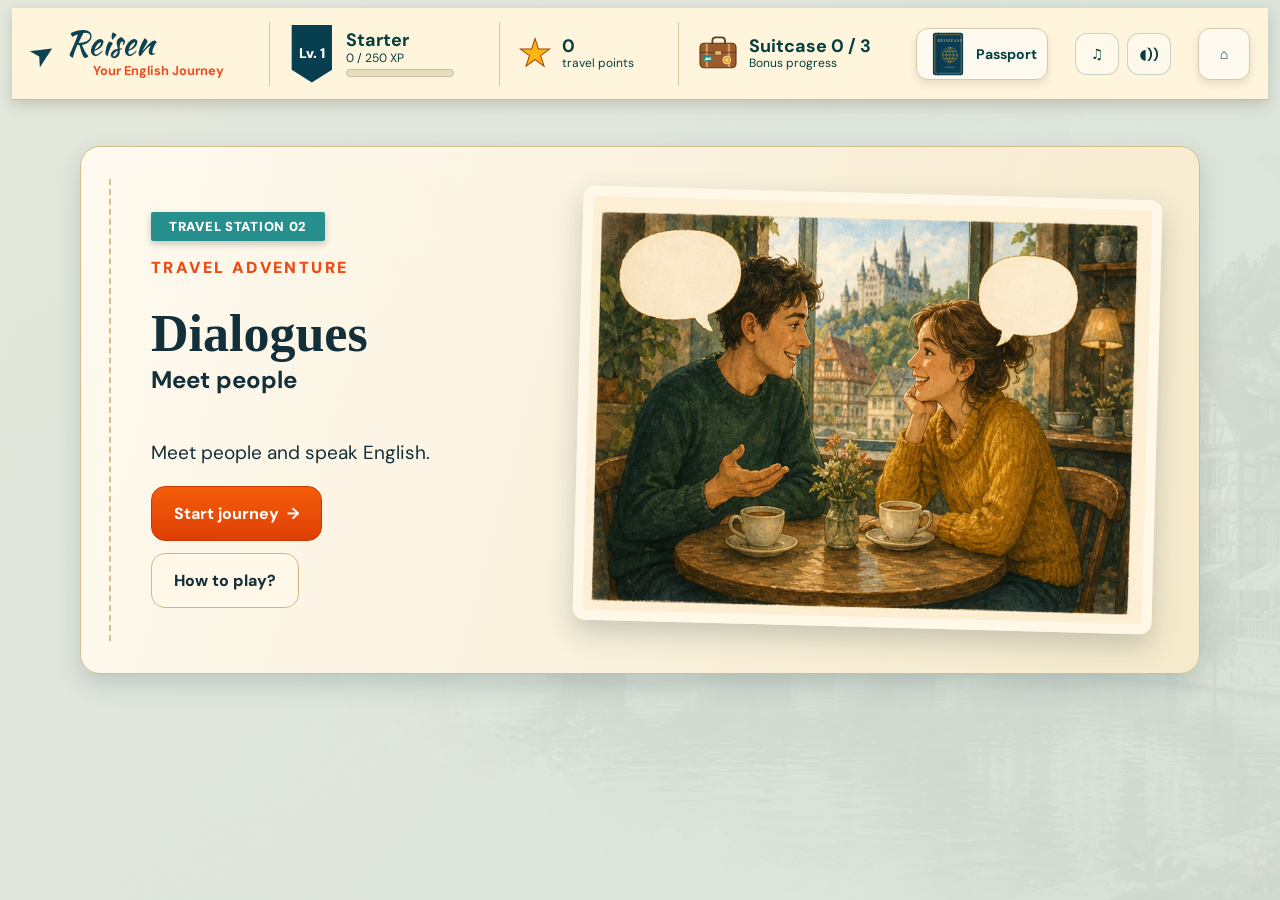
<file: english-game/Dialoge/index.html>
<!doctype html>
<html lang="de">
<head><meta charset="utf-8"><meta name="viewport" content="width=device-width,initial-scale=1,viewport-fit=cover"><meta name="theme-color" content="#f7edcf"><title>Dialogues · Your English Journey</title><link rel="stylesheet" href="assets/dialoge.css?v=viewport-2"><link rel="stylesheet" href="../assets/game-theme.css"><link rel="stylesheet" href="../assets/reisen-audio.css"><link rel="stylesheet" href="../assets/mobile-fit.css?v=mobile-9"></head>
<body data-music-theme="dialoge"><div class="paper-bg" aria-hidden="true"></div><div id="app" class="app">
<header class="global-header reisen-header">
 <a class="brand" href="../index.html" aria-label="Reisen – Home"><span class="plane-mark">➤</span><span><b>Reisen</b><small>Your English Journey</small></span></a>
 <div class="global-stat level-stat"><span class="level-shield" data-level-short>Lv. 1</span><span><b data-level-name>Starter</b><small data-xp-text>0 / 250 XP</small><i><em data-xp-bar></em></i></span></div>
 <div class="global-stat"><span class="star">★</span><span><b data-points>0</b><small>travel points</small></span></div>
 <div class="global-stat"><img src="../CountryMap/assets/country-map/suitcase.svg" alt=""><span><b>Suitcase <span data-suitcase>0</span> / 3</b><small>Bonus progress</small></span></div>
 <button class="passport-head" data-open-passport><img src="../CountryMap/assets/country-map/passport.svg" alt=""><b>Passport</b></button><button class="square-btn" data-sound aria-label="Ton ausschalten">🔊</button><a class="square-btn" href="../index.html" aria-label="Home">⌂</a>
</header>
<main>
 <section id="startScreen" class="screen start-screen"><article class="start-ticket"><span class="station-label">TRAVEL STATION 02</span><p class="eyebrow">TRAVEL ADVENTURE</p><h1>Dialogues</h1><h2>Meet people</h2><p>Meet people and speak English.</p><div class="start-actions"><button id="startBtn" class="button primary">Start journey <span>→</span></button><button id="howBtn" class="button soft">How to play?</button></div></article></section>
 <section id="gameScreen" class="screen" hidden>
  <div class="mission-strip"><b>🌍 <span id="missionLabel">Mission 1 / 10</span></b><div id="missionRoute" class="mission-route"></div><span class="flag">⚑</span></div>
  <section class="adventure-shell phase-arrival" id="adventureShell">
   <div class="adventure-hud"><span><small>dialogue points</small><b id="runScore">0</b></span><span class="flow-meter" id="flowMeter"><small>Dialogue flow</small><b id="combo">x0</b></span><span><small>Encounters</small><b><span data-met>0</span> / 8</b></span><button class="text-btn" data-open-passport>Passport</button></div>
   <div class="adventure-world" id="adventureWorld">
    <div class="world-sky" aria-hidden="true"><i></i><i></i></div><div class="world-buildings" aria-hidden="true"></div><div class="world-route" id="worldRoute" aria-hidden="true"></div>
    <button class="travel-sign" id="travelSign" type="button" aria-label="Reiseschild ansehen"><span id="sceneName">Greeting</span><small>NEXT ENCOUNTER</small></button>
    <div class="traveler" id="traveler" role="img" aria-label="Your traveller"><i></i><b></b><span></span></div>
    <div class="world-character" id="worldCharacter"><div id="portrait" class="portrait char-sprite" role="img"></div><div id="characterName" class="name-tag"></div><i class="reaction" aria-hidden="true"></i></div>
    <div class="destination" id="destination"><b>DESTINATION</b><span>◆</span></div>
    <div class="arrival-message" id="arrivalMessage" hidden><b>DESTINATION ERREICHT</b><span>The travel station is complete!</span></div>
    <article id="questionCard" class="question-card encounter-panel"><div class="question-top"><span id="mysteryBadge" class="dialog-badge" hidden>SECRET ENCOUNTER</span><span id="situation" class="encounter-place"></span><button id="speakPrompt" class="listen-btn">🔊 <span>Listen</span></button></div><div class="speech-row"><div id="avatar" class="avatar char-sprite"></div><div class="speech"><b id="speakerName"></b><span id="prompt"></span></div></div><h2>What do you say?</h2><div id="answers" class="answers" role="group" aria-label="What do you say?"></div><div id="playerSpeech" class="player-speech" hidden></div><div id="feedback" class="feedback" aria-live="polite"></div><div class="controls"><button id="hintBtn" class="button soft">💡 Conversation hint <i id="hintCount">1</i></button><button id="replayBtn" class="button soft">🎧 Listen again</button><button id="checkBtn" class="button teal" disabled>✓ Check answer</button><button id="nextBtn" class="button primary" disabled>Continue journey →</button></div></article>
   </div>
   <div class="adventure-footer"><div class="suitcase-card"><img src="../CountryMap/assets/country-map/suitcase.svg" alt=""><div><b id="suitcaseCopy">Three correct answers to the suitcase bonus!</b><i><em data-suitcase-bar></em></i></div></div><span>🏆 Best score <b data-best>0</b></span></div>
  </section>
 </section>
 <section id="endScreen" class="screen" hidden><article class="end-card"><span class="station-label">TRAVEL STATION COMPLETE!</span><h1>Viele Encounters!</h1><p id="recordText"></p><div id="resultGrid" class="result-grid"></div><h2>Met today</h2><div id="todayMet" class="today-met"></div><p id="completionBonus" class="completion-bonus"></p><div class="lesson-summary"><b>English Journey · Lesson 1</b><span><strong data-games>0</strong> / 4 · <strong data-lesson-percent>0</strong>%</span><i><em data-lesson-bar></em></i></div><div class="end-actions"><button id="againBtn" class="button primary">Play again</button><button class="button teal" data-open-passport>Passport ansehen</button><a class="button soft" href="../index.html">Back to games</a></div></article></section>
</main>
<footer class="journey"><div><small>YOUR ENGLISH JOURNEY</small><b>LESSON 1</b></div><ol><li data-game="countryMap"><span>01</span>Countries</li><li class="current"><span>02</span>Dialogues</li><li><span>03</span>Sentences</li><li><span>04</span>Where From?</li></ol><div class="goal"><small>DESTINATION</small><b>Goldener Passport</b> 🔒</div></footer>
</div>
<div id="passportModal" class="overlay" hidden><section class="modal passport-modal" role="dialog" aria-modal="true" aria-labelledby="passportTitle"><button class="modal-close" data-close aria-label="Close">×</button><span class="station-label">MY PASSPORT · LESSON 1</span><h2 id="passportTitle">My encounters</h2><div class="passport-tabs"><button>Countries</button><button class="active">Dialogues</button><button>Sentences</button><button>Where From?</button></div><p><b data-met>0</b> / 8 people met</p><div id="encounterGrid" class="encounter-grid"></div></section></div>
<div id="rewardModal" class="overlay" hidden><section class="modal reward-modal" role="dialog" aria-modal="true" aria-labelledby="rewardTitle"><span id="rewardKicker" class="station-label"></span><div id="rewardPortrait" class="reward-portrait"></div><h2 id="rewardTitle"></h2><p id="rewardCopy"></p><button class="button primary" data-reward-close>Next</button></section></div>
<div id="tutorialModal" class="overlay" hidden><section class="modal tutorial-modal" role="dialog" aria-modal="true" aria-labelledby="tutorialTitle"><button class="modal-close" data-tutorial-close aria-label="Close">×</button><span class="station-label">TRAVEL ADVENTURE</span><h2 id="tutorialTitle">How to play</h2><ol><li><b>Meet a person.</b></li><li><b>Listen or read.</b></li><li><b>Choose your reply.</b></li><li><b>Travel onward.</b></li></ol><button id="tutorialStart" class="button primary">Start journey →</button></section></div>
<div id="toasts" class="toasts" aria-live="polite"></div><div id="live" class="sr-only" aria-live="polite"></div><script src="../CountryMap/assets/reisen-progress.js"></script><script src="../assets/reisen-audio.js"></script><script src="assets/dialoge.js"></script><script>ReisenAudio.init({theme:'dialoge'});document.getElementById('startBtn').addEventListener('pointerdown',function(){ReisenAudio.playMusic()},{capture:true})</script></body></html>
</file>
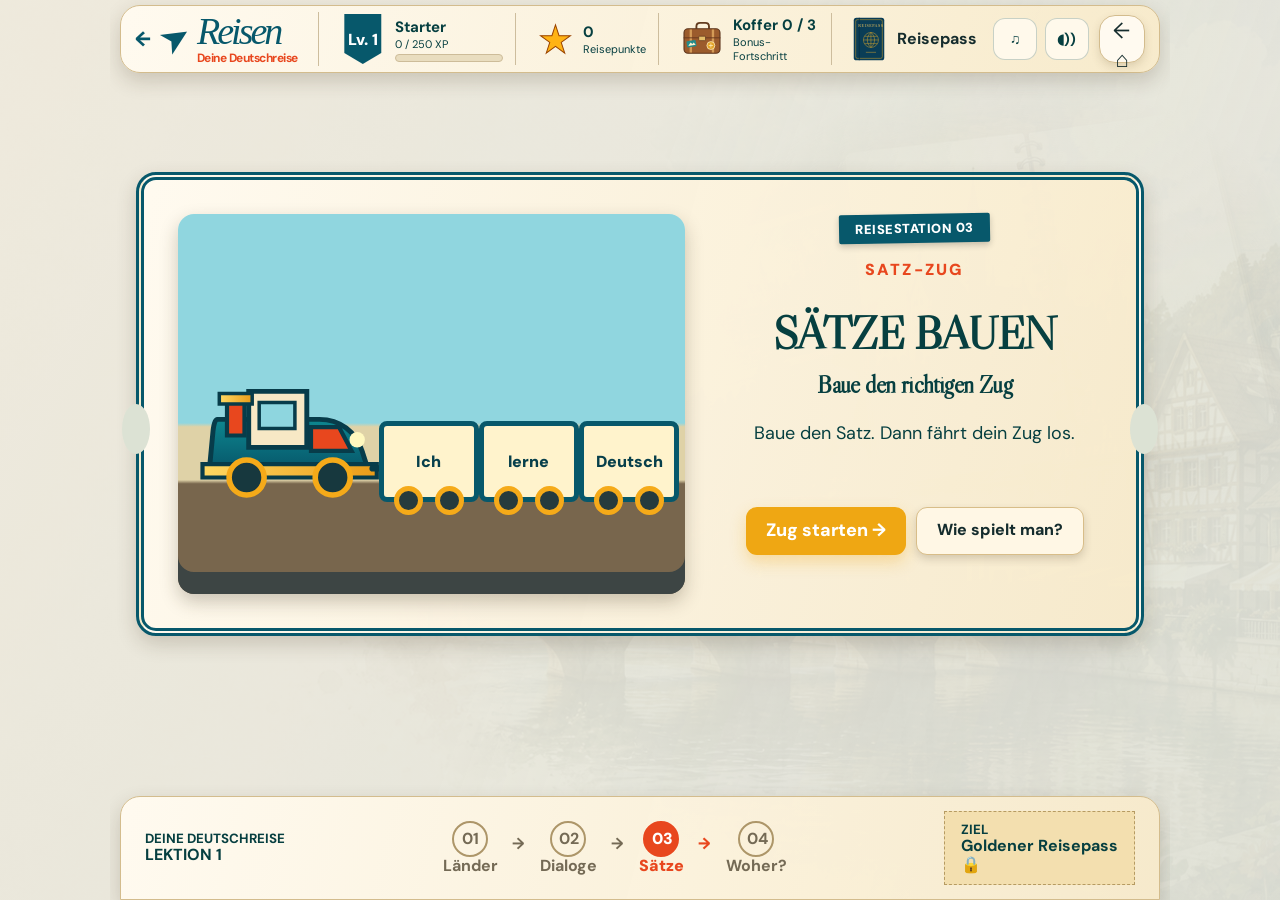
<file: english-game/Saetze/index.html>
<!doctype html>
<html lang="en">
<head>
  <meta charset="utf-8">
  <meta name="viewport" content="width=device-width,initial-scale=1,viewport-fit=cover">
  <meta name="theme-color" content="#176bd6">
  <title>🧩 Sentence Train</title>
  <link rel="stylesheet" href="../assets/game-theme.css">
  <link rel="stylesheet" href="assets/saetze.css?v=viewport-9">
  <link rel="stylesheet" href="../assets/reisen-audio.css">
  <link rel="stylesheet" href="../assets/mobile-fit.css?v=mobile-9">
  <script defer src="../CountryMap/assets/reisen-progress.js"></script>
  <script defer src="../assets/reisen-audio.js"></script>
  <script defer src="assets/reisen-audio-init.js"></script>
  <script defer src="assets/saetze.js?v=viewport-9"></script>
  <style>
    :root{--blue:#5f9df7;--violet:#7b61e8;--deep:#26345f;--green:#35b982;--red:#ef6b78;--yellow:#ffc94d;--orange:#ff8b47;--glass:rgba(255,255,255,.9);--shadow:0 18px 50px rgba(45,48,111,.18);--radius:28px}
    *{box-sizing:border-box}html,body{min-height:100%;margin:0}body{font-family:ui-rounded,"Segoe UI",system-ui,sans-serif;color:var(--deep);overflow-x:hidden;background:linear-gradient(145deg,#dff3ff 0%,#e8e3ff 45%,#f6eaff 100%)}button,a{font:inherit}.bg{position:fixed;inset:0;overflow:hidden;pointer-events:none;z-index:-1}.orb{position:absolute;border-radius:50%;filter:blur(2px);opacity:.38;animation:drift 11s ease-in-out infinite}.orb.a{width:330px;height:330px;background:#7fc8ff;left:-110px;top:-90px}.orb.b{width:430px;height:430px;background:#b18cff;right:-160px;bottom:-170px;animation-delay:-4s}.float{position:absolute;color:rgba(87,70,166,.25);font-weight:900;font-size:34px;animation:float 7s ease-in-out infinite}.f1{left:7%;top:20%}.f2{right:9%;top:17%;animation-delay:-2s}.f3{left:15%;bottom:12%;animation-delay:-4s}.f4{right:18%;bottom:22%;animation-delay:-1s}.shell{min-height:100vh;min-height:100svh;display:grid;place-items:center;padding:22px}.screen{width:min(960px,100%);animation:enter .55s ease both}.hidden{display:none!important}.glass{background:var(--glass);border:1px solid rgba(255,255,255,.8);box-shadow:var(--shadow);backdrop-filter:blur(18px);border-radius:var(--radius)}.start,.end{padding:clamp(28px,6vw,66px);text-align:center;max-width:760px;margin:auto}.logo{font-size:clamp(38px,7vw,66px);line-height:1.05;margin:0 0 12px}.subtitle{font-size:clamp(21px,3vw,29px);font-weight:750;margin:0 0 28px;color:#59658c}.instructions{background:#f5f3ff;border-radius:20px;padding:19px;margin:0 auto 30px;max-width:610px;line-height:1.65}.ru{color:#687292}.btn{border:0;border-radius:17px;padding:14px 22px;min-height:52px;font-weight:800;cursor:pointer;transition:.2s transform,.2s box-shadow,.2s opacity;background:#eef1ff;color:var(--deep);box-shadow:0 7px 16px rgba(53,53,110,.1)}.btn:hover:not(:disabled){transform:translateY(-2px);box-shadow:0 11px 20px rgba(53,53,110,.16)}.btn:focus-visible,.word:focus-visible{outline:4px solid rgba(255,193,45,.75);outline-offset:3px}.btn:disabled{opacity:.5;cursor:not-allowed}.primary{color:white;background:linear-gradient(135deg,var(--blue),var(--violet));font-size:18px}.secondary{background:white}.start-actions,.end-actions{display:grid;gap:12px;max-width:360px;margin:auto}.game{display:grid;gap:14px}.topbar{display:grid;grid-template-columns:1fr auto auto;gap:12px;align-items:center;padding:18px 22px}.progress-label{font-weight:900}.progress-track{height:10px;border-radius:99px;background:#e7e8f7;overflow:hidden;margin-top:8px}.progress-fill{height:100%;width:10%;background:linear-gradient(90deg,var(--blue),var(--violet));border-radius:inherit;transition:width .45s ease}.stats{display:flex;gap:14px;align-items:center;font-weight:850}.sound{width:46px;min-height:44px;padding:8px}.playcard{padding:clamp(19px,4vw,38px);position:relative}.question-head{display:flex;justify-content:space-between;gap:16px;align-items:flex-start}.tag{display:inline-block;padding:6px 11px;border-radius:99px;background:#eeeaff;color:#6352bd;font-size:13px;font-weight:900;text-transform:uppercase;letter-spacing:.05em}.prompt{font-size:clamp(21px,3.5vw,31px);margin:12px 0 6px}.dialogue{font-size:clamp(17px,2.5vw,21px);padding:14px 16px;background:#eef7ff;border-left:5px solid var(--blue);border-radius:12px;margin:12px 0}.iconbtn{border:0;background:#f1efff;border-radius:14px;width:48px;height:48px;font-size:22px;cursor:pointer}.combo{height:28px;color:var(--orange);font-weight:900;margin:8px 0}.answer-label,.pool-label{font-size:14px;font-weight:850;color:#697392;margin:16px 0 8px}.answer{min-height:92px;border:3px dashed #b9c4e6;border-radius:20px;padding:13px;display:flex;align-items:center;justify-content:center;gap:9px;flex-wrap:wrap;background:rgba(249,250,255,.8);transition:.25s}.answer.empty::after{content:"Choose words here";color:#9aa3be}.answer.correct{border-style:solid;border-color:var(--green);background:#e9fff5;box-shadow:0 0 28px rgba(53,185,130,.28);animation:pop .35s}.answer.wrong{border-style:solid;border-color:var(--red);background:#fff0f2;box-shadow:0 0 20px rgba(239,107,120,.2);animation:shake .35s}.pool{min-height:72px;display:flex;flex-wrap:wrap;gap:10px;justify-content:center}.word{border:0;padding:12px 16px;border-radius:14px;background:linear-gradient(145deg,#fff,#edf2ff);color:#31406e;box-shadow:0 6px 14px rgba(64,70,130,.15);font-weight:850;cursor:pointer;animation:wordIn .25s ease both;transition:.18s}.word:hover{transform:translateY(-3px)}.answer .word{background:linear-gradient(135deg,#6ca8f6,#7868df);color:#fff}.controls{display:grid;grid-template-columns:repeat(5,auto);gap:9px;justify-content:center;margin-top:20px}.check{background:linear-gradient(135deg,#35bd87,#2ea775);color:white}.next{background:linear-gradient(135deg,#708ef3,#795edb);color:white}.hint{background:#fff3c7;color:#805b00}.feedback{min-height:96px;margin-top:18px;text-align:center;border-radius:18px;padding:14px;display:grid;place-content:center;line-height:1.4}.feedback:empty{display:none}.feedback.good{background:#e7fff3;color:#167354}.feedback.bad{background:#fff0f2;color:#9d3341}.feedback-title{font-size:23px;font-weight:950}.correct-line{font-size:19px;font-weight:850;margin-top:5px}.bonus{color:#9b6900;font-weight:900}.series{position:fixed;left:50%;top:24%;transform:translateX(-50%);background:#fff2d9;color:#c45a16;padding:12px 24px;border-radius:99px;font-weight:950;box-shadow:var(--shadow);z-index:10;animation:series 1.5s both}.points-fly{position:absolute;right:8%;top:45%;color:#1b9a6b;font-size:26px;font-weight:950;animation:points 1.1s both}.results{display:grid;grid-template-columns:repeat(2,1fr);gap:10px;margin:24px auto;max-width:550px}.result{background:#f5f5ff;border-radius:16px;padding:13px}.result b{display:block;font-size:24px;margin-top:4px;color:#6154bc}.message{font-size:24px;font-weight:950;color:#5c52b6}.confetti{position:fixed;top:-20px;width:9px;height:15px;z-index:20;animation:fall 2.6s linear forwards}.sr-only{position:absolute;width:1px;height:1px;padding:0;margin:-1px;overflow:hidden;clip:rect(0,0,0,0);white-space:nowrap;border:0}
    @keyframes enter{from{opacity:0;transform:translateY(18px)}to{opacity:1;transform:none}}@keyframes drift{50%{transform:translate(25px,35px) scale(1.08)}}@keyframes float{50%{transform:translateY(-18px) rotate(8deg)}}@keyframes pop{50%{transform:scale(1.015)}}@keyframes shake{25%,75%{transform:translateX(-7px)}50%{transform:translateX(7px)}}@keyframes wordIn{from{opacity:0;transform:translateY(8px)}}@keyframes series{0%{opacity:0;transform:translate(-50%,20px) scale(.8)}25%,75%{opacity:1;transform:translate(-50%,0) scale(1)}100%{opacity:0;transform:translate(-50%,-20px)}}@keyframes points{to{opacity:0;transform:translateY(-65px)}}@keyframes fall{to{transform:translateY(110vh) rotate(700deg)}}
    @media(max-width:680px){.shell{padding:10px}.topbar{grid-template-columns:1fr auto;padding:14px}.stats{grid-row:2;grid-column:1/-1;justify-content:space-between}.sound{grid-column:2;grid-row:1}.controls{grid-template-columns:1fr 1fr}.controls .check,.controls .next{grid-column:1/-1}.btn{padding:12px 10px}.playcard{border-radius:22px}.word{padding:12px 14px}.results{grid-template-columns:1fr 1fr}}
    @media(prefers-reduced-motion:reduce){*,*::before,*::after{animation-duration:.01ms!important;animation-iteration-count:1!important;scroll-behavior:auto!important;transition-duration:.01ms!important}}
  </style>
  <style>
    /* Reisen shared visual language */
    :root{--blue:#176bd6;--blue-dark:#0d55b6;--deep:#12325b;--muted:#55708e;--glass:rgba(255,255,255,.78);--shadow:0 22px 60px rgba(28,91,151,.14);--radius:24px}
    html{background:#eefaff}body{color:var(--deep);background:linear-gradient(180deg,#eefaff 0%,#f9fcff 48%,#eef7ff 100%);font-family:ui-rounded,"Segoe UI",system-ui,-apple-system,BlinkMacSystemFont,Arial,sans-serif}a{text-decoration:none;color:inherit}
    .bg .orb{filter:none;opacity:.28}.orb.a{background:#7fc7f7}.orb.b{background:#caedff}.float{color:rgba(23,107,214,.16)}
    .site-header{position:relative;z-index:30;width:min(1120px,calc(100% - 32px));margin:16px auto 0;display:flex;align-items:center;justify-content:space-between;gap:18px;padding:13px 16px 13px 22px;border:1px solid rgba(255,255,255,.92);border-radius:22px;background:rgba(255,255,255,.78);box-shadow:0 15px 40px rgba(28,91,151,.12);backdrop-filter:blur(18px);-webkit-backdrop-filter:blur(18px);animation:enter .5s ease both}.brand{font-size:1.28rem;font-weight:900;letter-spacing:-.025em;white-space:nowrap}.site-nav{display:flex;align-items:center;justify-content:flex-end;gap:10px;flex-wrap:wrap}.nav-item{display:inline-flex;align-items:center;justify-content:center;gap:7px;min-height:44px;padding:10px 14px;border:0;border-radius:15px;background:rgba(231,244,255,.82);color:var(--deep);font-weight:800;white-space:nowrap}.nav-item[href],.site-nav .sound{color:#fff;background:linear-gradient(135deg,var(--blue),#438fe5);box-shadow:0 9px 20px rgba(18,91,176,.2);transition:transform .25s ease,box-shadow .25s ease,background .25s ease}.nav-score{cursor:default}.nav-score strong{color:var(--blue)}
    .shell{min-height:calc(100svh - 92px);padding:24px 18px 30px}.screen{width:min(960px,100%)}.glass{background:var(--glass);border:1px solid rgba(255,255,255,.92);border-radius:var(--radius);box-shadow:var(--shadow);backdrop-filter:blur(18px);-webkit-backdrop-filter:blur(18px);transition:transform .3s ease,box-shadow .3s ease}.glass:hover{box-shadow:0 27px 66px rgba(28,91,151,.18)}.start,.end{padding:clamp(28px,6vw,58px)}.logo{color:var(--deep);letter-spacing:-.045em}.subtitle{color:var(--muted)}.instructions,.result{background:rgba(235,246,255,.8)}
    .topbar{grid-template-columns:minmax(0,1fr) auto;padding:18px 22px}.stats{flex-wrap:wrap;justify-content:flex-end}.progress-track{background:#dceeff}.progress-fill{background:linear-gradient(90deg,var(--blue),#438fe5)}.playcard{overflow:hidden}.tag{background:#dff1ff;color:var(--blue-dark)}.dialogue{background:#edf8ff;border-color:var(--blue)}.answer{max-width:100%;background:rgba(249,252,255,.82);border-color:#a9c9e8}.pool{max-width:100%}
    .btn,.iconbtn{display:inline-flex;align-items:center;justify-content:center;gap:8px;min-height:52px;height:auto;padding:14px 20px;border:0;border-radius:17px;color:#fff;background:linear-gradient(135deg,var(--blue),#438fe5);box-shadow:0 13px 27px rgba(18,91,176,.24);font:inherit;font-weight:800;text-decoration:none;cursor:pointer;transition:transform .25s ease,box-shadow .25s ease,background .25s ease,opacity .25s ease}.btn:hover:not(:disabled),.iconbtn:hover:not(:disabled),.nav-item[href]:hover,.site-nav .sound:hover:not(:disabled){transform:translateY(-2px) scale(1.02);background:linear-gradient(135deg,var(--blue-dark),#287dd9);color:#fff;box-shadow:0 17px 34px rgba(18,91,176,.31)}.btn:active:not(:disabled),.iconbtn:active:not(:disabled),.nav-item[href]:active,.site-nav .sound:active:not(:disabled){transform:translateY(1px) scale(.99);box-shadow:0 7px 16px rgba(18,91,176,.2)}.btn:focus-visible,.iconbtn:focus-visible,.word:focus-visible,.nav-item:focus-visible{outline:4px solid #ffbf47;outline-offset:3px}.btn:disabled,.iconbtn:disabled{opacity:.5;cursor:not-allowed;box-shadow:none}.primary{font-size:18px}.sound{width:auto;min-height:44px;padding:10px 14px}.sound:hover:not(:disabled){color:#fff}
    .word{max-width:100%;overflow-wrap:anywhere;border-radius:15px;background:linear-gradient(145deg,#fff,#edf6ff);color:var(--deep);box-shadow:0 7px 17px rgba(28,91,151,.14);transition:transform .2s ease,box-shadow .2s ease}.word:hover:not(:disabled){transform:translateY(-3px);box-shadow:0 11px 23px rgba(28,91,151,.2)}.answer .word{background:linear-gradient(135deg,var(--blue),#438fe5)}.controls{grid-template-columns:repeat(5,minmax(0,auto))}.feedback{overflow-wrap:anywhere}
    @media(max-width:680px){.site-header{width:calc(100% - 20px);margin-top:10px;padding:12px;align-items:flex-start;flex-wrap:wrap}.brand{padding:8px 5px}.site-nav{width:100%;display:grid;grid-template-columns:repeat(3,minmax(0,1fr));gap:7px}.nav-item{min-width:0;padding:9px 7px;font-size:.88rem}.nav-score{white-space:normal;text-align:center}.shell{min-height:calc(100svh - 145px);padding:14px 10px 24px}.topbar{grid-template-columns:1fr;padding:14px}.stats{grid-row:auto;grid-column:auto;justify-content:space-between}.start,.end{padding:28px 18px}.controls{grid-template-columns:1fr 1fr}.controls .check,.controls .next{grid-column:1/-1}.btn{width:100%;padding:13px 10px}.sound{width:100%}.word{width:auto}.question-head{gap:10px}.iconbtn{width:48px;min-width:48px;padding:10px}.results{grid-template-columns:repeat(2,minmax(0,1fr))}.result{min-width:0;overflow-wrap:anywhere}}
    @media(max-width:390px){.site-nav{grid-template-columns:1fr 1fr}.nav-score{grid-column:1/-1;grid-row:2}.controls{grid-template-columns:1fr}.controls .check,.controls .next{grid-column:auto}.results{grid-template-columns:1fr}.logo{font-size:clamp(34px,12vw,48px)}}
  </style>
  <link rel="stylesheet" href="assets/saetze.css?v=viewport-9">
</head>
<body class="theme-game theme-sentences" data-music-theme="saetze">
  <div class="bg" aria-hidden="true"><i class="orb a"></i><i class="orb b"></i><span class="float f1">🧩</span><span class="float f2">A</span><span class="float f3">B</span><span class="float f4">✦</span></div>
  <header class="site-header reisen-header">
    <a class="brand" href="../index.html" aria-label="Reisen Home">✈️ Reisen</a>
    <nav class="site-nav" aria-label="Game navigation">
      <a class="nav-item" href="../index.html">🏠 Home</a>
      <span class="nav-item nav-score" aria-label="Best score">⭐ Best Score: <strong id="headerBestScore">0</strong></span>
      <button id="soundBtn" class="nav-item sound" type="button" aria-label="Turn sound off">🔊 Sound</button>
    </nav>
  </header>
  <main class="shell">
    <section id="startScreen" class="screen glass start" aria-labelledby="title">
      <h1 class="logo" id="title">🧩 Sentence Train</h1><p class="subtitle">Build the correct sentence.</p>
      <div class="instructions">Select the words in the correct order.</div>
      <div class="start-actions"><button id="startBtn" class="btn primary">Start game</button><a class="btn secondary" href="../index.html">Back home</a></div>
    </section>
    <section id="gameScreen" class="screen game hidden" aria-label="Sentence Train Spiel">
      <header class="glass topbar"><div><div id="progressLabel" class="progress-label">Question 1 / 10</div><div class="progress-track" aria-hidden="true"><div id="progressFill" class="progress-fill"></div></div></div><div class="stats"><span id="hearts">❤️ ❤️ ❤️</span><span id="score" aria-live="polite">⭐ Score: 0</span></div></header>
      <article id="playCard" class="glass playcard">
        <div class="question-head"><div><span id="typeTag" class="tag">Statement</span><h2 id="prompt" class="prompt">Build the sentence.</h2></div><button id="speakBtn" class="iconbtn" aria-label="Listen">🔈</button></div>
        <div id="dialogue" class="dialogue hidden"></div><div id="combo" class="combo"></div>
        <div class="answer-label">Your answer</div><div id="answer" class="answer empty" role="group" aria-label="Selected words" aria-live="polite"></div>
        <div class="pool-label">Words</div><div id="wordPool" class="pool" role="group" aria-label="Available words"></div>
        <div class="controls"><button id="hintBtn" class="btn hint">💡 Hint</button><button id="undoBtn" class="btn">↶ Undo last word</button><button id="resetBtn" class="btn">Reset</button><button id="checkBtn" class="btn check">Check</button><button id="nextBtn" class="btn next hidden">Next →</button></div>
        <div id="feedback" class="feedback" aria-live="assertive"></div><div id="announcer" class="sr-only" aria-live="polite"></div>
      </article>
    </section>
    <section id="endScreen" class="screen glass end hidden" aria-labelledby="endTitle"><h2 class="logo" id="endTitle">🎉 Game complete!</h2><div id="resultMessage" class="message"></div><div id="results" class="results"></div><div class="end-actions"><button id="againBtn" class="btn primary">Play again</button><a class="btn secondary" href="../index.html">Home</a></div></section>
  </main>
  <script>
  'use strict';
  const tasks=[
    {id:'s1',type:'statement',prompt:'Build the sentence.',correctSentence:'My name is Miriam.',words:['name','My','Miriam','is','.']},{id:'s2',type:'statement',prompt:'Build the sentence.',correctSentence:'My name is Anna.',words:['Anna','is','My','name','.']},{id:'s3',type:'statement',prompt:'Build the sentence.',correctSentence:'I am Max.',words:['Max','am','I','.']},{id:'s4',type:'statement',prompt:'Build the sentence.',correctSentence:'I am from Germany.',words:['Germany','am','from','I','.']},{id:'s5',type:'statement',prompt:'Build the sentence.',correctSentence:'I am from Austria.',words:['Austria','.','from','I','am']},{id:'s6',type:'statement',prompt:'Build the sentence.',correctSentence:'I am from Switzerland.',words:['Switzerland','from','am','I','.']},{id:'s7',type:'statement',prompt:'Build the sentence.',correctSentence:'He is from Spain.',words:['Spain','is','He','.','from']},{id:'s8',type:'statement',prompt:'Build the sentence.',correctSentence:'She is from France.',words:['from','She','France','is','.']},{id:'s9',type:'statement',prompt:'Build the sentence.',correctSentence:'He learns English.',words:['English','He','.','learns']},{id:'s10',type:'statement',prompt:'Build the sentence.',correctSentence:'This is Anna.',words:['Anna','This','.','is']},
    {id:'q1',type:'question',prompt:'Build the question.',correctSentence:'What is your name?',words:['your','What','name','is','?']},{id:'q2',type:'question',prompt:'Build the question.',correctSentence:'Who are you?',words:['you','are','Who','?']},{id:'q3',type:'question',prompt:'Build the question.',correctSentence:'Where are you from?',words:['from','you','?','Where','are']},{id:'q4',type:'question',prompt:'Build the question.',correctSentence:'How are you?',words:['you','are','How','?']},{id:'q5',type:'question',prompt:'Build the question.',correctSentence:'Who is that?',words:['that','Who','?','is']},
    {id:'d1',type:'dialogue',prompt:'Build the reply.',dialogueLine:'A: Hello! What is your name?',correctSentence:'My name is Anna.',words:['Anna','.','My','name','is']},{id:'d2',type:'dialogue',prompt:'Build the reply.',dialogueLine:'A: Where are you from?',correctSentence:'I am from Spain.',words:['Spain','from','am','.','I']},{id:'d3',type:'dialogue',prompt:'Build the reply.',dialogueLine:'A: How are you?',correctSentence:'Very well, thanks.',words:['thanks','Very',',','well','.']},{id:'d4',type:'dialogue',prompt:'Build the reply.',dialogueLine:'A: Who is that?',correctSentence:'That is Miriam.',words:['Miriam','is','.','That']},{id:'d5',type:'dialogue',prompt:'Build the reply.',dialogueLine:'A: Good morning!',correctSentence:'Good morning!',words:['!','morning','Good']},{id:'d6',type:'dialogue',prompt:'Build the reply.',dialogueLine:'A: How are you?',correctSentence:'Good, thanks.',words:['.','thanks',',','Good']},{id:'d7',type:'dialogue',prompt:'Build the reply.',dialogueLine:'A: Good evening!',correctSentence:'Good evening!',words:['evening','!','Good']},{id:'d8',type:'dialogue',prompt:'Build the reply.',dialogueLine:'A: Goodbye!',correctSentence:'Goodbye!',words:['Goodbye','!']},{id:'s11',type:'statement',prompt:'Build the sentence.',correctSentence:'I am from Turkey.',words:['Turkey','I','am','.','from']},{id:'s12',type:'statement',prompt:'Build the sentence.',correctSentence:'She learns English.',words:['learns','.','English','She']}
  ];
  const $=id=>document.getElementById(id); const els={start:$('startScreen'),game:$('gameScreen'),end:$('endScreen'),progressLabel:$('progressLabel'),progressFill:$('progressFill'),hearts:$('hearts'),score:$('score'),sound:$('soundBtn'),play:$('playCard'),type:$('typeTag'),prompt:$('prompt'),dialogue:$('dialogue'),combo:$('combo'),answer:$('answer'),pool:$('wordPool'),feedback:$('feedback'),announce:$('announcer'),hint:$('hintBtn'),undo:$('undoBtn'),reset:$('resetBtn'),check:$('checkBtn'),next:$('nextBtn')};
  let session=[],index=0,selected=[],score=0,hearts=3,combo=0,maxCombo=0,correct=0,errors=0,hints=0,hintUsed=false,checked=false,nextLocked=false,startedAt=0,audioCtx=null,soundEnabled=load('satz-puzzle-sound-enabled',true)!==false;
  function load(k,f){try{const v=localStorage.getItem(k);return v===null?f:JSON.parse(v)}catch{return f}} function save(k,v){try{localStorage.setItem(k,JSON.stringify(v))}catch{}}
  function shuffle(a){const x=[...a];for(let i=x.length-1;i>0;i--){const j=Math.floor(Math.random()*(i+1));[x[i],x[j]]=[x[j],x[i]]}return x}
  function generateSession(){const byType={statement:shuffle(tasks.filter(t=>t.type==='statement')),question:shuffle(tasks.filter(t=>t.type==='question')),dialogue:shuffle(tasks.filter(t=>t.type==='dialogue'))};let out=[],types=shuffle(['statement','question','dialogue','statement','question','dialogue','statement','question','dialogue','statement']);types.forEach(type=>{let pool=byType[type];let pick=pool.find(t=>!out.some(o=>o.correctSentence===t.correctSentence));if(pick){out.push(pick);byType[type]=pool.filter(t=>t!==pick)}});return out}
  function startGame(){session=generateSession();index=score=hearts=combo=maxCombo=correct=errors=hints=0;els.start.classList.add('hidden');els.end.classList.add('hidden');els.game.classList.remove('hidden');renderQuestion()}
  function renderQuestion(){selected=[];hintUsed=checked=nextLocked=false;startedAt=performance.now();const t=session[index];els.progressLabel.textContent=`Question ${index+1} / 10`;els.progressFill.style.width=`${(index+1)*10}%`;els.type.textContent={statement:'Statement',question:'Question',dialogue:'Mini dialogue'}[t.type];els.prompt.textContent=t.prompt;els.dialogue.textContent=t.dialogueLine||'';els.dialogue.classList.toggle('hidden',!t.dialogueLine);els.feedback.textContent='';els.feedback.className='feedback';els.answer.className='answer empty';els.next.classList.add('hidden');els.check.classList.remove('hidden');els.hint.disabled=false;els.hint.textContent='💡 Hint';setInteraction(true);renderWordCards();updateStats();els.play.style.animation='none';requestAnimationFrame(()=>els.play.style.animation='enter .4s ease both')}
  function renderWordCards(){const t=session[index];els.answer.replaceChildren();els.pool.replaceChildren();els.answer.classList.toggle('empty',selected.length===0);selected.forEach(item=>els.answer.append(makeWord(item,true)));t.words.map((word,i)=>({word,i})).filter(item=>!selected.some(s=>s.i===item.i)).forEach(item=>els.pool.append(makeWord(item,false)));els.announce.textContent=selected.length?'Selected: '+format(selected.map(s=>s.word)):'No words selected.'}
  function makeWord(item,isSelected){const b=document.createElement('button');b.className='word';b.type='button';b.textContent=item.word;b.dataset.index=item.i;b.disabled=checked;b.setAttribute('aria-label',(isSelected?'Remove word: ':'Choose word: ')+item.word);b.addEventListener('click',()=>isSelected?removeWord(item.i):selectWord(item.i));return b}
  function selectWord(i){if(checked||selected.some(x=>x.i===i))return;selected.push({word:session[index].words[i],i});playSound('select');renderWordCards()}
  function removeWord(i){if(checked)return;selected=selected.filter(x=>x.i!==i);playSound('remove');renderWordCards()}
  function undoLastWord(){if(checked||!selected.length)return;selected.pop();playSound('remove');renderWordCards()}
  function resetSentence(){if(checked)return;selected=[];playSound('remove');renderWordCards()}
  function useHint(){if(checked||hintUsed)return;hintUsed=true;hints++;const first=firstWord(session[index].correctSentence);els.hint.disabled=true;els.hint.textContent='💡 Hint used';els.feedback.className='feedback';els.feedback.innerHTML=`<span class="bonus">The first word is: ${escapeHtml(first)}</span>`;els.announce.textContent=`Hint: The first word is ${first}`;playSound('hint')}
  function firstWord(s){return s.match(/^\S+/)[0].replace(/[.,!?]$/,'')} function format(words){return words.join(' ').replace(/\s+([.,!?])/g,'$1').replace(/\s+/g,' ').trim()}
  function checkAnswer(){if(checked||!selected.length)return;checked=true;const t=session[index],answer=format(selected.map(x=>x.word)),ok=answer===t.correctSentence;setInteraction(false);els.check.classList.add('hidden');els.next.classList.remove('hidden');els.answer.classList.remove('empty');if(ok){correct++;combo++;maxCombo=Math.max(maxCombo,combo);let gained=hintUsed?5:10;const fast=performance.now()-startedAt<=8000;if(fast)gained+=5;score+=gained;els.answer.classList.add('correct');els.feedback.className='feedback good';els.feedback.innerHTML=`<span class="feedback-title">✓ Correct!</span><span>+${hintUsed?5:10} points${fast?' · <b>+5 Bonus</b>':''}</span><span class="correct-line">${escapeHtml(t.correctSentence)}</span>`;floatPoints(gained);playSound('correct');if(combo>=3){playSound('combo');showSeries()}}else{errors++;combo=0;hearts=Math.max(0,hearts-1);els.answer.classList.add('wrong');els.feedback.className='feedback bad';els.feedback.innerHTML=`<span class="feedback-title">Not quite.</span><span>The correct answer is:</span><span class="correct-line">${escapeHtml(t.correctSentence)}</span>`;playSound('wrong')}updateStats();speakText(t.speechText||t.correctSentence)}
  function setInteraction(on){els.undo.disabled=els.reset.disabled=!on;els.check.disabled=!on;els.pool.querySelectorAll('button').forEach(b=>b.disabled=!on);els.answer.querySelectorAll('button').forEach(b=>b.disabled=!on)}
  function updateStats(){els.score.textContent=`⭐ Score: ${score}`;els.hearts.textContent=hearts?`${'❤️ '.repeat(hearts).trim()}${'♡ '.repeat(3-hearts).trim()}`:'💙 Practice mode';els.combo.textContent=combo>=2?`🔥 Combo x${combo}`:''}
  function nextQuestion(){if(!checked||nextLocked)return;nextLocked=true;if(index<9){index++;renderQuestion()}else finishGame()}
  function finishGame(){els.game.classList.add('hidden');els.end.classList.remove('hidden');const pct=Math.round(correct/10*100),best=Math.max(score,load('satz-puzzle-best-score',0));save('satz-puzzle-best-score',best);$('headerBestScore').textContent=best;$('resultMessage').textContent=pct>=90?'Excellent!':pct>=70?'Very good!':pct>=50?'Well done!':'Keep practising!';const data=[['Correct sentences',correct],['Mistakes',errors],['Accuracy',pct+'%'],['points',score],['Best score',best],['Best streak','x'+maxCombo],['Hints used',hints]];$('results').innerHTML=data.map(([a,b])=>`<div class="result">${a}<b>${b}</b></div>`).join('');confetti();playSound('complete')}
  function speakText(text){if(!('speechSynthesis'in window))return;try{speechSynthesis.cancel();const u=new SpeechSynthesisUtterance(text);u.lang='en-US';u.rate=.9;speechSynthesis.speak(u)}catch{}}
  function playSound(type){if(!soundEnabled)return;try{audioCtx=audioCtx||new(window.AudioContext||window.webkitAudioContext)();const map={select:[520,.05],remove:[330,.05],correct:[660,.18],wrong:[190,.22],combo:[880,.25],hint:[740,.12],complete:[550,.45]},[freq,dur]=map[type];const o=audioCtx.createOscillator(),g=audioCtx.createGain();o.type=type==='wrong'?'sawtooth':'sine';o.frequency.setValueAtTime(freq,audioCtx.currentTime);if(type==='correct'||type==='complete')o.frequency.exponentialRampToValueAtTime(freq*1.5,audioCtx.currentTime+dur);g.gain.setValueAtTime(.0001,audioCtx.currentTime);g.gain.exponentialRampToValueAtTime(.13,audioCtx.currentTime+.015);g.gain.exponentialRampToValueAtTime(.0001,audioCtx.currentTime+dur);o.connect(g).connect(audioCtx.destination);o.start();o.stop(audioCtx.currentTime+dur)}catch{}}
  function toggleSound(){soundEnabled=!soundEnabled;save('satz-puzzle-sound-enabled',soundEnabled);els.sound.textContent=soundEnabled?'🔊 Sound':'🔇 Sound';els.sound.setAttribute('aria-label',soundEnabled?'Turn sound off':'Turn sound on');if(soundEnabled)playSound('select')}
  function showSeries(){const d=document.createElement('div');d.className='series';d.textContent='🔥 Great streak!';document.body.append(d);setTimeout(()=>d.remove(),1600)} function floatPoints(n){const d=document.createElement('span');d.className='points-fly';d.textContent=`+${n}`;els.play.append(d);setTimeout(()=>d.remove(),1200)}
  function confetti(){const colors=['#6da8ff','#8169e8','#ffcb4c','#ff7c76','#42c693'];for(let i=0;i<45;i++){const c=document.createElement('i');c.className='confetti';c.style.left=Math.random()*100+'vw';c.style.background=colors[i%colors.length];c.style.animationDelay=Math.random()*.8+'s';c.style.transform=`rotate(${Math.random()*180}deg)`;document.body.append(c);setTimeout(()=>c.remove(),3600)}}
  function escapeHtml(s){return s.replace(/[&<>"']/g,c=>({'&':'&amp;','<':'&lt;','>':'&gt;','"':'&quot;',"'":'&#39;'}[c]))}
  $('startBtn').addEventListener('click',startGame);$('againBtn').addEventListener('click',startGame);els.undo.addEventListener('click',undoLastWord);els.reset.addEventListener('click',resetSentence);els.hint.addEventListener('click',useHint);els.check.addEventListener('click',checkAnswer);els.next.addEventListener('click',nextQuestion);els.sound.addEventListener('click',toggleSound);$('speakBtn').addEventListener('click',()=>{const t=session[index];speakText(checked?t.correctSentence:(t.dialogueLine||t.correctSentence))});
  document.addEventListener('keydown',e=>{if(els.game.classList.contains('hidden'))return;if(!checked&&/^([1-9])$/.test(e.key)){const b=els.pool.querySelectorAll('.word')[Number(e.key)-1];if(b){e.preventDefault();b.click()}}if(e.key==='ArrowLeft'&&!checked)undoLastWord();if(e.key==='ArrowRight'&&checked)nextQuestion()});$('headerBestScore').textContent=load('satz-puzzle-best-score',0);els.sound.textContent=soundEnabled?'🔊 Sound':'🔇 Sound';els.sound.setAttribute('aria-label',soundEnabled?'Turn sound off':'Turn sound on');
  </script>
</body>
</html>
</file>
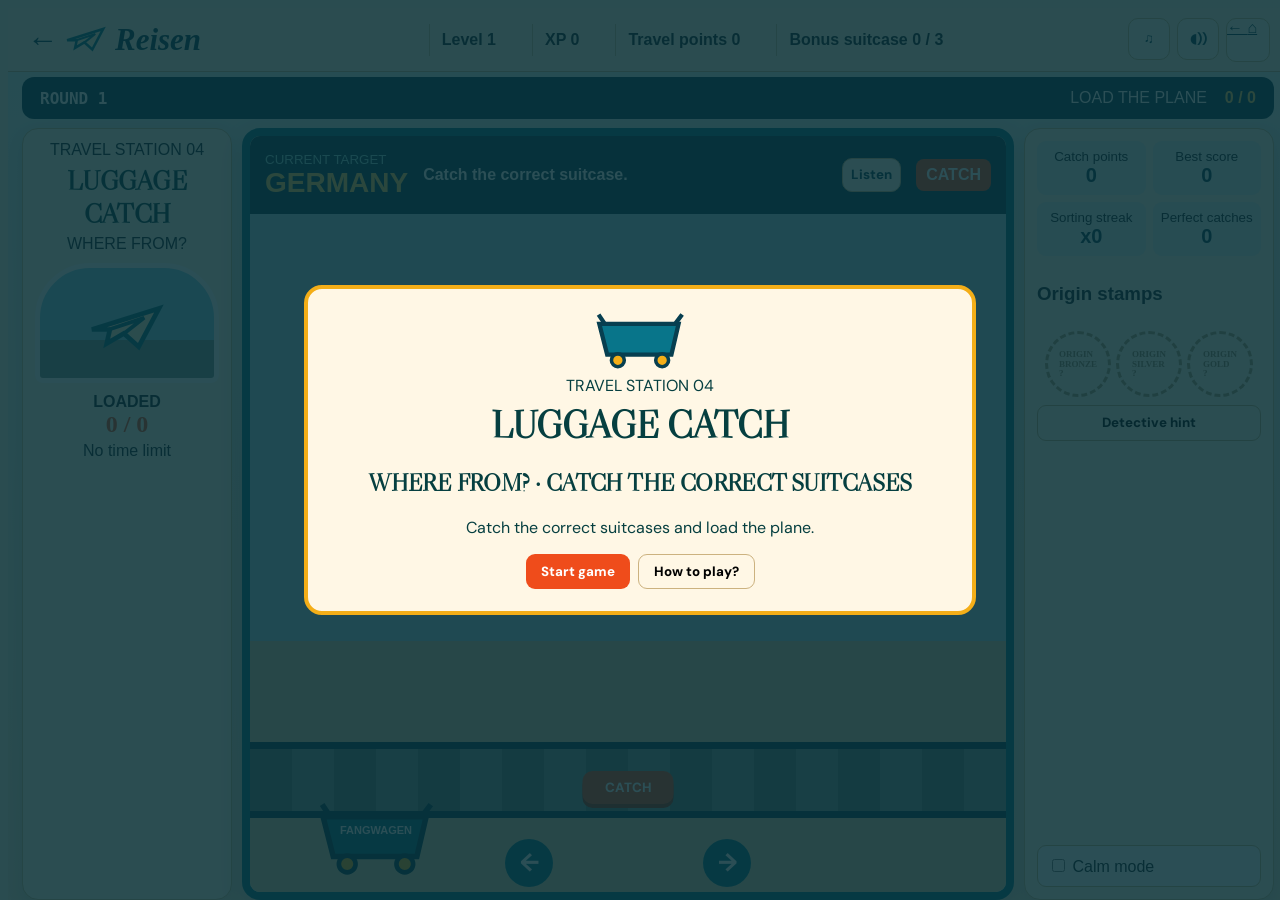
<file: english-game/Woher/index.html>
<!doctype html>
<html lang="en">
<head>
  <meta charset="utf-8">
  <meta name="viewport" content="width=device-width,initial-scale=1,viewport-fit=cover">
  <meta name="theme-color" content="#7fc7f7">
  <title>Where From? · Reisen English Journey</title>
  <link rel="stylesheet" href="../assets/game-theme.css">
  <link rel="stylesheet" href="../assets/reisen-audio.css">
  <link rel="stylesheet" href="../assets/mobile-fit.css">
  <link rel="stylesheet" href="luggage-catch.css">
</head>
<body class="theme-game theme-origin" data-music-theme="woher">
  <script src="../CountryMap/assets/reisen-progress.js"></script>
  <script src="../assets/reisen-audio.js"></script>
  <script>ReisenAudio.init({theme:'woher'})</script>
  <script src="luggage-catch.js"></script>
</body>
</html>
</file>
<file: english-game/assets/reisen-audio.css>
.reisen-audio-controls{display:flex;align-items:center;gap:8px;position:relative}.reisen-audio-button{display:inline-flex;align-items:center;justify-content:center;gap:7px;min-height:42px;padding:8px 12px;border:1px solid rgba(6,63,64,.22);border-radius:12px;background:#fff9eb;color:#063f40;font:700 14px/1 "DM Sans",system-ui,sans-serif;cursor:pointer}.reisen-audio-button:hover{background:#fff}.reisen-audio-button[aria-pressed="false"] .reisen-audio-icon{opacity:.55}.reisen-audio-icon{width:20px;height:20px;display:inline-grid;place-items:center}.reisen-audio-popover{position:absolute;z-index:1000;top:calc(100% + 10px);right:0;width:240px;padding:15px;border:1px solid #dfceb1;border-radius:14px;background:#fff9eb;color:#063f40;box-shadow:0 12px 30px rgba(35,30,20,.2);font:600 14px/1.35 "DM Sans",system-ui,sans-serif}.reisen-audio-popover[hidden]{display:none}.reisen-audio-popover label{display:block;margin-bottom:8px}.reisen-audio-popover input[type="range"]{width:100%;accent-color:#ed4b20}.reisen-audio-volume-row{display:flex;justify-content:space-between;gap:12px}.reisen-audio-home{position:absolute;right:max(18px,calc((100% - 1380px)/2));top:34px;z-index:5}.global-header .reisen-audio-controls,.head-actions .reisen-audio-controls{flex:0 0 auto}.global-header .reisen-audio-button,.head-actions .reisen-audio-button{min-width:44px;padding:8px}.global-header .reisen-audio-label,.head-actions .reisen-audio-label{display:none}
@media(max-width:680px){.reisen-audio-home{top:22px;right:14px}.reisen-audio-home .reisen-audio-label{display:none}.reisen-audio-button{min-width:42px;padding:8px}.reisen-audio-popover{position:fixed;top:74px;right:12px;width:min(240px,calc(100vw - 24px))}}
.reisen-audio-home{right:max(170px,calc((100% - 1380px)/2 + 150px))}
@media(max-width:680px){.reisen-audio-home{top:21px;right:105px}.reisen-audio-button{min-width:38px;padding:7px}}
</file>
<file: english-game/assets/mobile-fit.css>
/* Phone viewport layout: keep each active screen inside the visible viewport. */
@media (max-width:600px){
  html,body{width:100%;min-width:0!important;max-width:100%;overflow-x:hidden;overscroll-behavior-x:none}
  body{min-height:100dvh}
  img,svg,canvas{max-width:100%}
  main,.app,.reisen-shell,.reise-main,.reise-screen,.screen,.center-column,.question-column{min-width:0;max-width:100%}
  button,a{touch-action:manipulation}
  .reisen-audio-popover{max-height:calc(100dvh - 84px);overflow:auto}

  /* Homepage */
  body[data-music-theme="home"] .topbar{height:60px}
  body[data-music-theme="home"] .nav{height:60px}
  body[data-music-theme="home"] .wordmark{font-size:1.8rem}
  body[data-music-theme="home"] .nav-start{padding:8px 12px;font-size:.78rem}
  body[data-music-theme="home"] .reisen-audio-home{top:10px!important;right:82px!important;left:auto!important;gap:3px}
  body[data-music-theme="home"] .reisen-audio-button{width:34px;min-width:34px;min-height:38px;padding:5px}
  body[data-music-theme="home"] .hero,body[data-music-theme="home"] .level,body[data-music-theme="home"] .benefits,body[data-music-theme="home"] .banner,body[data-music-theme="home"] .footer{display:none}
  body[data-music-theme="home"] main{height:calc(100dvh - 60px);overflow-x:hidden;overflow-y:auto}
  body[data-music-theme="home"] .games-section{height:100%;padding:6px 0;margin:0}
  body[data-music-theme="home"] .games{width:100%;height:100%;grid-template-columns:repeat(2,minmax(0,1fr));grid-template-rows:repeat(2,minmax(0,1fr));gap:6px}
  body[data-music-theme="home"] .card{min-height:0;border-radius:10px;transform:none!important}
  body[data-music-theme="home"] .num{top:5px;left:5px;width:30px;height:30px;border-radius:7px;font-size:.9rem}
  body[data-music-theme="home"] .art{height:auto;min-height:0;flex:1 1 42%;background-size:200% 200%}
  body[data-music-theme="home"] .card-body{flex:0 1 auto;min-height:0;padding:5px 6px 7px}
  body[data-music-theme="home"] .station{font-size:.48rem;letter-spacing:.06em}
  body[data-music-theme="home"] .card h2{margin:1px 0 3px;font-size:clamp(.95rem,4.5vw,1.25rem)}
  body[data-music-theme="home"] .card-desc{min-height:0;margin:0 0 4px;font-size:clamp(.56rem,2.4vw,.68rem);line-height:1.2;display:-webkit-box;-webkit-box-orient:vertical;-webkit-line-clamp:2;overflow:hidden}
  body[data-music-theme="home"] .card-actions{min-width:0;grid-template-columns:minmax(0,1fr);gap:3px}
  body[data-music-theme="home"] .card-cta{width:100%;min-width:0;min-height:29px;padding:3px 1px;border-width:1px;border-radius:7px;font-size:.65rem;white-space:nowrap;overflow:hidden}
  body[data-music-theme="home"] .card-cta.secondary{font-size:.58rem}
  body[data-music-theme="home"] .instructions-overlay{padding:6px}
  body[data-music-theme="home"] .instructions-modal{max-height:calc(100dvh - 12px);padding:14px 12px}
  body[data-music-theme="home"] .modal-head{grid-template-columns:42px 1fr;gap:8px}
  body[data-music-theme="home"] .modal-icon{width:42px;height:42px}
  body[data-music-theme="home"] .modal-head h2{font-size:1.5rem}
  body[data-music-theme="home"] .instructions-modal h3{margin:8px 0 6px;font-size:1.1rem}
  body[data-music-theme="home"] .instruction-steps{gap:5px}
  body[data-music-theme="home"] .instruction-step{grid-template-columns:28px 1fr;gap:6px;padding:6px}
  body[data-music-theme="home"] .instruction-step b{width:26px;height:26px;font-size:.7rem}
  body[data-music-theme="home"] .instruction-step strong{font-size:.77rem}
  body[data-music-theme="home"] .instruction-step span{font-size:.68rem;line-height:1.2}
  body[data-music-theme="home"] .modal-goal{margin:6px 0;padding:7px 10px;font-size:.72rem}
  body[data-music-theme="home"] .instructions-modal>p{display:none}
  body[data-music-theme="home"] .modal-actions{margin-top:7px;gap:5px;flex-direction:row}
  body[data-music-theme="home"] .modal-action{min-height:38px;padding:7px 10px;font-size:.76rem}

  /* Shared game chrome */
  body:not([data-music-theme="home"]) .global-header,body[data-music-theme="countryMap"] .reisen-header{height:58px!important;min-height:58px!important;max-height:58px!important;padding:4px 7px!important;overflow:visible}
  body:not([data-music-theme="home"]) .brand b,body:not([data-music-theme="home"]) .logo{font-size:25px!important}
  body:not([data-music-theme="home"]) .brand small,body:not([data-music-theme="home"]) .logo small,body[data-music-theme="countryMap"] .reise-brand:after{display:none!important}
  body:not([data-music-theme="home"]) .global-stat,body:not([data-music-theme="home"]) .head-cell:not(.logo-cell):not(.head-actions),body[data-music-theme="countryMap"] .reise-station,body[data-music-theme="countryMap"] .reise-tools>span{display:none!important}
  body:not([data-music-theme="home"]) .reisen-audio-button{width:36px;min-width:36px;min-height:38px;height:38px;padding:4px}
  body:not([data-music-theme="home"]) .reisen-audio-controls{gap:3px}
  body:not([data-music-theme="home"]) .reisen-audio-label{display:none!important}
  body:not([data-music-theme="home"]) .square-btn,body:not([data-music-theme="home"]) .icon-btn{width:40px!important;min-width:40px!important;height:40px!important}
  body:not([data-music-theme="home"]) .journey,body:not([data-music-theme="home"]) .bottom-route{display:none!important}
  body:not([data-music-theme="home"]) .overlay{padding:6px!important}
  body:not([data-music-theme="home"]) .modal{max-height:calc(100dvh - 12px)!important;overflow:auto;padding:14px!important}

  /* Country Map */
  body[data-music-theme="countryMap"] .reisen-header{display:flex!important;align-items:center!important;gap:4px!important}
  body[data-music-theme="countryMap"] .reisen-header__stat,body[data-music-theme="countryMap"] .reisen-header__action--passport{display:none!important}
  body[data-music-theme="countryMap"] .reisen-header__actions{display:flex!important;align-items:center!important;gap:3px!important;margin-left:auto!important;min-width:0!important}
  body[data-music-theme="countryMap"] .reisen-header__action{width:40px!important;min-width:40px!important;height:40px!important;min-height:40px!important;padding:4px!important}
  body[data-music-theme="countryMap"] .reisen-header__action span{display:none!important}
  body[data-music-theme="countryMap"] .reise-brand{font-size:1.35rem}
  body[data-music-theme="countryMap"] .reise-main{width:100%;height:calc(100dvh - 58px);padding:5px!important;overflow-x:hidden;overflow-y:auto}
  body[data-music-theme="countryMap"] .reise-screen{min-height:100%;height:auto;overflow:visible}
  body[data-music-theme="countryMap"] .start-layout{height:100%;display:block}
  body[data-music-theme="countryMap"] .map-card{display:none}
  body[data-music-theme="countryMap"] .intro-card{height:100%;min-height:0;padding:14px!important;display:flex;flex-direction:column;justify-content:center}
  body[data-music-theme="countryMap"] .intro-card h1{font-size:clamp(1.7rem,8vw,2.4rem);margin:6px 0}
  body[data-music-theme="countryMap"] .button-row{display:grid;grid-template-columns:1fr;gap:5px}
  body[data-music-theme="countryMap"] .button-row>*{width:100%;min-width:0}
  body[data-music-theme="countryMap"] .status-grid{grid-template-columns:1fr 1fr;gap:5px;margin:6px 0}
  body[data-music-theme="countryMap"] .status-grid>*{padding:6px!important}
  body[data-music-theme="countryMap"] .play-layout{height:100%;display:block}
  body[data-music-theme="countryMap"] .journey-panel,body[data-music-theme="countryMap"] .passport-side{display:none!important}
  body[data-music-theme="countryMap"] .question-column{height:100%;display:flex;flex-direction:column}
  body[data-music-theme="countryMap"] .mission-route{height:42px;min-height:42px;margin:0 0 4px;padding:4px 7px;grid-template-columns:100px 1fr}
  body[data-music-theme="countryMap"] .mission-route>span{padding:5px;font-size:.72rem}
  body[data-music-theme="countryMap"] .quiz-card{flex:1;min-height:0;padding:7px 10px;border-width:4px;overflow:visible}
  body[data-music-theme="countryMap"] .quiz-card h2{margin:3px 0;font-size:1.15rem}
  body[data-music-theme="countryMap"] .reise-flag-wrap{width:min(190px,55%);margin:4px auto}
  body[data-music-theme="countryMap"] .reise-answers{grid-template-columns:1fr 1fr;gap:5px;margin-top:5px}
  body[data-music-theme="countryMap"] .reise-answer{min-height:42px;padding:5px;font-size:.82rem}
  body[data-music-theme="countryMap"] .reise-feedback{min-height:0;margin:4px 0;padding:5px;font-size:.75rem}
  body[data-music-theme="countryMap"] .game-footer{margin-top:4px;gap:5px}
  body[data-music-theme="countryMap"] .game-footer>span{padding:5px;font-size:.7rem}
  body[data-music-theme="countryMap"] .reise-button{min-height:38px;padding:6px 10px}

  /* Dialoge */
  body[data-music-theme="dialoge"] .app{height:100dvh;padding:0!important;overflow:hidden}
  body[data-music-theme="dialoge"] main{height:calc(100dvh - 58px);overflow-x:hidden;overflow-y:auto}
  body[data-music-theme="dialoge"] .screen{min-height:100%;height:auto;overflow:visible}
  body[data-music-theme="dialoge"] .start-screen{min-height:0;padding:5px}
  body[data-music-theme="dialoge"] .start-ticket{width:100%;height:100%;min-height:0;padding:14px 12px 42%;justify-content:center}
  body[data-music-theme="dialoge"] .start-ticket:after{left:12px;right:12px;bottom:10px;height:38%;border-width:4px}
  body[data-music-theme="dialoge"] .start-ticket h1{font-size:2rem;margin:5px 0}
  body[data-music-theme="dialoge"] .start-ticket h2{margin:0 0 5px}
  body[data-music-theme="dialoge"] .start-ticket p:not(.eyebrow){font-size:.82rem;line-height:1.25;margin:4px 0}
  body[data-music-theme="dialoge"] .start-ticket>*{max-width:100%;overflow-wrap:anywhere}
  body[data-music-theme="dialoge"] .mission-strip{height:38px;margin:3px;padding:3px 7px}
  body[data-music-theme="dialoge"] .game-layout{height:calc(100% - 44px);display:block}
  body[data-music-theme="dialoge"] .left-panel,body[data-music-theme="dialoge"] .right-column{display:none!important}
  body[data-music-theme="dialoge"] .center-column{height:100%;display:flex;flex-direction:column}
  body[data-music-theme="dialoge"] .question-card{flex:1;min-height:0;padding:6px 9px;overflow:hidden}
  body[data-music-theme="dialoge"] .question-card>h2,body[data-music-theme="dialoge"] .instruction{display:none}
  body[data-music-theme="dialoge"] .question-top{min-height:34px}
  body[data-music-theme="dialoge"] .listen-btn{padding:6px 9px}
  body[data-music-theme="dialoge"] .speech-row{gap:5px;margin:3px 0}
  body[data-music-theme="dialoge"] .avatar{width:45px;height:45px}
  body[data-music-theme="dialoge"] .speech{padding:8px 10px;font-size:.9rem}
  body[data-music-theme="dialoge"] .answers{gap:5px;margin-top:6px}
  body[data-music-theme="dialoge"] .answer{min-height:42px;padding:6px 32px 6px 39px;font-size:.82rem}
  body[data-music-theme="dialoge"] .answer:before{left:10px;width:19px;height:19px}
  body[data-music-theme="dialoge"] .feedback.good,body[data-music-theme="dialoge"] .feedback.bad{margin-top:4px;padding:5px;font-size:.72rem}
  body[data-music-theme="dialoge"] .controls{height:82px;margin:3px;gap:4px;display:grid;grid-template-columns:1fr 1fr}
  body[data-music-theme="dialoge"] .button{min-height:38px;padding:3px 6px;font-size:.72rem;border-radius:8px}

  /* Sätze */
  body[data-music-theme="saetze"] .app{height:100dvh;padding:0!important;overflow:hidden}
  body[data-music-theme="saetze"] main{height:calc(100dvh - 58px);overflow-x:hidden;overflow-y:auto}
  body[data-music-theme="saetze"] .screen{min-height:100%;height:auto;overflow:visible}
  body[data-music-theme="saetze"] .start-screen{padding:5px}
  body[data-music-theme="saetze"] .start-ticket{width:100%;height:100%;padding:12px;display:flex;align-items:center;justify-content:center;overflow:hidden}
  body[data-music-theme="saetze"] .start-preview{display:none}
  body[data-music-theme="saetze"] .start-copy{width:100%;min-width:0;text-align:center;overflow:hidden;overflow-wrap:anywhere}
  body[data-music-theme="saetze"] .start-copy h1{font-size:2rem;margin:4px 0}
  body[data-music-theme="saetze"] .start-copy h2,body[data-music-theme="saetze"] .start-copy p{margin:4px 0}
  body[data-music-theme="saetze"] .mission-steps{gap:3px;margin:5px 0}
  body[data-music-theme="saetze"] .mission-strip{height:42px;margin:3px;padding:4px;grid-template-columns:90px 1fr}
  body[data-music-theme="saetze"] .game-layout{height:calc(100% - 48px);display:block}
  body[data-music-theme="saetze"] .left-panel,body[data-music-theme="saetze"] .right-column{display:none!important}
  body[data-music-theme="saetze"] .center-column{height:100%}
  body[data-music-theme="saetze"] .puzzle-card{height:100%;min-height:0;padding:7px 9px;border-width:4px;overflow:hidden}
  body[data-music-theme="saetze"] .puzzle-card h2{margin:3px 0;font-size:1rem}
  body[data-music-theme="saetze"] .task-copy,body[data-music-theme="saetze"] .grammar-note{font-size:.7rem;margin:3px 0}
  body[data-music-theme="saetze"] .answer-zone{min-height:50px;padding:4px;gap:4px}
  body[data-music-theme="saetze"] .word-bank{gap:4px;margin:5px 0}
  body[data-music-theme="saetze"] .word-piece{padding:6px 8px;font-size:.76rem}
  body[data-music-theme="saetze"] .controls{gap:4px;margin-top:4px;display:grid;grid-template-columns:1fr 1fr}
  body[data-music-theme="saetze"] .button{min-height:36px;padding:4px 6px;font-size:.7rem}
  body[data-music-theme="saetze"] .feedback{margin-top:4px;padding:5px;font-size:.7rem}

  /* Woher */
  body[data-music-theme="woher"] .reisen-shell{height:100dvh;min-height:0;overflow:hidden}
  body[data-music-theme="woher"] .global-header{grid-template-columns:1fr auto!important}
  body[data-music-theme="woher"] .logo-cell{grid-column:auto;border:0}
  body[data-music-theme="woher"] .head-actions{display:flex!important}
  body[data-music-theme="woher"] .case-route{height:42px;margin:3px;padding:3px 7px;border-radius:9px}
  body[data-music-theme="woher"] .route-title{font-size:.72rem}
  body[data-music-theme="woher"] .station-layout{height:calc(100dvh - 103px);padding:3px 5px;display:block;overflow-x:hidden;overflow-y:auto}
  body[data-music-theme="woher"] .left-panel,body[data-music-theme="woher"] .right-panel{display:none!important}
  body[data-music-theme="woher"] .center-card{height:100%;min-height:0;border-width:4px;overflow:hidden}
  body[data-music-theme="woher"] .case-inner{height:100%;padding:6px 8px;overflow:hidden}
  body[data-music-theme="woher"] .task-badge,body[data-music-theme="woher"] .mystery-chip{padding:5px 7px;font-size:.66rem}
  body[data-music-theme="woher"] .prompt-wrap{padding:2px}
  body[data-music-theme="woher"] .prompt-wrap h2{font-size:1.1rem;margin:4px 0}
  body[data-music-theme="woher"] .prompt-wrap p{font-size:.7rem}
  body[data-music-theme="woher"] .context-row{gap:7px;margin:4px auto}
  body[data-music-theme="woher"] .person-badge,body[data-music-theme="woher"] .case-emblem{width:52px;height:52px}
  body[data-music-theme="woher"] .country-card{gap:5px;padding:4px 7px;font-size:.78rem}
  body[data-music-theme="woher"] .flag-art,body[data-music-theme="woher"] .flag-image{width:46px!important;height:31px}
  body[data-music-theme="woher"] .sentence{padding:7px;font-size:1rem}
  body[data-music-theme="woher"] .choices{grid-template-columns:1fr 1fr;gap:5px;margin-top:6px}
  body[data-music-theme="woher"] .choice{min-height:42px;padding:5px 7px;font-size:.75rem}
  body[data-music-theme="woher"] .choice .num{width:22px;height:22px;margin-right:4px}
  body[data-music-theme="woher"] .builder-answer{min-height:46px;padding:4px}
  body[data-music-theme="woher"] .word-bank{gap:4px;margin:5px 0}
  body[data-music-theme="woher"] .word{padding:6px 8px;font-size:.74rem}
  body[data-music-theme="woher"] .builder-actions{margin-top:5px!important;gap:4px}
  body[data-music-theme="woher"] .btn{padding:7px 8px;font-size:.7rem}
  body[data-music-theme="woher"] .feedback{margin-top:5px;padding:6px;font-size:.7rem}
  body[data-music-theme="woher"] .feedback-title{font-size:.9rem}
  body[data-music-theme="woher"] .feedback.good .feedback-actions{position:static;transform:none;width:auto;padding:4px;grid-template-columns:1fr 1fr}
  body[data-music-theme="woher"] .modal .start-pass{height:95px}
  body[data-music-theme="woher"] .modal .intro-steps{grid-template-columns:repeat(3,minmax(0,1fr));gap:4px;margin:8px 0}
  body[data-music-theme="woher"] .modal .intro-steps div{min-width:0;max-width:100%;padding:5px 1px;font-size:.58rem;overflow:hidden;overflow-wrap:anywhere;word-break:break-word}
  body[data-music-theme="woher"] .modal .intro-asset{width:34px;height:34px}

  /* Koffer-Chaos: override the legacy Woher card layout loaded after game CSS. */
  body[data-music-theme="woher"]{height:100dvh!important;min-height:0!important;overflow:hidden!important}
  body[data-music-theme="woher"] .reisen-shell{height:100dvh!important;min-height:0!important;overflow:hidden!important}
  body[data-music-theme="woher"] .case-route{height:42px!important;min-height:42px!important;margin:3px!important;padding:3px 7px!important}
  body[data-music-theme="woher"] .station-layout.baggage-world{height:calc(100dvh - 103px)!important;min-height:0!important;padding:3px 5px!important;display:flex!important;flex-direction:column!important;overflow:hidden!important}
  body[data-music-theme="woher"] .loading-panel{display:flex!important;flex:0 0 54px!important;height:54px!important;min-height:54px!important;align-items:center!important;justify-content:center!important;padding:4px!important;gap:10px!important;overflow:hidden!important}
  body[data-music-theme="woher"] .loading-panel>.station-ribbon,body[data-music-theme="woher"] .loading-panel .airport-sign,body[data-music-theme="woher"] .loading-panel .airport-window,body[data-music-theme="woher"] .loading-panel .loaded-stack,body[data-music-theme="woher"] .loading-panel .cargo-door,body[data-music-theme="woher"] .loading-panel .queue{display:none!important}
  body[data-music-theme="woher"] .loading-panel h3{margin:0!important;font-size:.72rem!important}
  body[data-music-theme="woher"] .loading-panel>strong{font-size:1rem!important}
  body[data-music-theme="woher"] .sorting-hall{display:flex!important;flex:1 1 auto!important;height:auto!important;min-height:0!important;flex-direction:column!important;overflow:hidden!important}
  body[data-music-theme="woher"] .conveyor-field{height:105px!important;min-height:105px!important;flex:0 0 105px!important}
  body[data-music-theme="woher"] .baggage-console{display:flex!important;flex:1 1 auto!important;width:calc(100% - 10px)!important;height:auto!important;min-height:0!important;margin:3px auto!important;flex-direction:column!important;overflow:hidden!important}
  body[data-music-theme="woher"] .baggage-console .case-inner{height:auto!important;min-height:0!important;flex:1 1 auto!important;padding:4px 7px!important;overflow:hidden!important}
  body[data-music-theme="woher"] .right-panel{display:none!important}
}

@media (max-width:600px) and (max-height:680px){
  body[data-music-theme="home"] .card-desc{display:-webkit-box;margin-bottom:2px;font-size:.52rem;line-height:1.12;-webkit-box-orient:vertical;-webkit-line-clamp:1;overflow:hidden}
  body[data-music-theme="home"] .art{flex-basis:45%}
  body[data-music-theme="dialoge"] .mission-route{display:none}
  body[data-music-theme="dialoge"] .mission-strip{justify-content:space-between}
  body[data-music-theme="dialoge"] .answer{min-height:36px}
  body[data-music-theme="saetze"] .task-copy,body[data-music-theme="saetze"] .grammar-note{display:none}
  body[data-music-theme="woher"] .prompt-wrap p{display:none}
}

@media (max-height:500px) and (orientation:landscape){
  html,body{overflow:hidden}
  body[data-music-theme="home"] .games{grid-template-columns:repeat(4,1fr);grid-template-rows:1fr}
  body[data-music-theme="home"] .card-desc,body[data-music-theme="home"] .station{display:none}
  body:not([data-music-theme="home"]) .global-header,body[data-music-theme="countryMap"] .reisen-header{height:48px!important;min-height:48px!important;max-height:48px!important}
  body[data-music-theme="countryMap"] .reise-main,body[data-music-theme="dialoge"] main,body[data-music-theme="saetze"] main{height:calc(100dvh - 48px)}
  body[data-music-theme="dialoge"] .mission-strip,body[data-music-theme="saetze"] .mission-strip{display:none}
  body[data-music-theme="dialoge"] .game-layout,body[data-music-theme="saetze"] .game-layout{height:100%}
  body[data-music-theme="woher"] .case-route{display:none}
  body[data-music-theme="woher"] .station-layout{height:calc(100dvh - 48px)}

  /* Country Race uses a different header class in the upgraded markup. */
  body[data-music-theme="countryMap"] .reisen-header{display:flex!important;position:relative!important;inset:auto!important;transform:none!important;width:100%!important;height:48px!important;min-height:48px!important;max-height:48px!important;margin:0!important;padding:3px 8px!important;align-items:center!important;gap:4px!important}
  body[data-music-theme="countryMap"] .reisen-header__stat,body[data-music-theme="countryMap"] .reisen-header__action--passport{display:none!important}
  body[data-music-theme="countryMap"] .reisen-header__actions{display:flex!important;margin-left:auto!important;gap:3px!important}
  body[data-music-theme="countryMap"] .reisen-header__action{width:38px!important;min-width:38px!important;height:38px!important;min-height:38px!important;padding:3px!important}
  body[data-music-theme="countryMap"] .reisen-header__action span{display:none!important}
  body[data-music-theme="countryMap"] .reise-main{width:100%!important;height:calc(100dvh - 48px)!important;padding:3px!important;overflow:hidden!important}
  body[data-music-theme="countryMap"] .reise-screen{height:100%!important;overflow:hidden!important}
  body[data-music-theme="countryMap"] .play-layout{height:100%!important;display:block!important}
  body[data-music-theme="countryMap"] .journey-panel,body[data-music-theme="countryMap"] .passport-side{display:none!important}
  body[data-music-theme="countryMap"] .question-column{height:100%!important;display:flex!important;flex-direction:column!important}
  body[data-music-theme="countryMap"] .mission-route{display:none!important}
  body[data-music-theme="countryMap"] .quiz-card{flex:1!important;min-height:0!important;padding:4px 9px!important;overflow:hidden!important}
  body[data-music-theme="countryMap"] .reise-flag-wrap{width:120px!important;margin:2px auto!important}
  body[data-music-theme="countryMap"] .reise-answers{grid-template-columns:repeat(4,1fr)!important;gap:4px!important;margin-top:3px!important}
  body[data-music-theme="countryMap"] .reise-answer{min-height:34px!important;padding:3px!important;font-size:.72rem!important}

  /* Luggage Catch landscape: switch the 3-column desktop board to the compact game. */
  body[data-music-theme="woher"] .lc-app{height:100dvh!important;grid-template-rows:48px 36px minmax(0,1fr)!important}
  body[data-music-theme="woher"] .lc-header{grid-template-columns:1fr auto!important;padding:3px 8px!important}
  body[data-music-theme="woher"] .lc-logo{font-size:23px!important}
  body[data-music-theme="woher"] .lc-logo svg{width:32px!important}
  body[data-music-theme="woher"] .lc-global{display:none!important}
  body[data-music-theme="woher"] .lc-board{margin:1px 5px!important;padding:2px 8px!important;font-size:10px!important}
  body[data-music-theme="woher"] .lc-board span{display:none!important}
  body[data-music-theme="woher"] .lc-main{display:block!important;min-height:0!important;padding:2px 5px!important}
  body[data-music-theme="woher"] .lc-side,body[data-music-theme="woher"] .lc-hud{display:none!important}
  body[data-music-theme="woher"] .lc-game{height:100%!important;border-width:4px!important}
  body[data-music-theme="woher"] .lc-target{height:44px!important;padding:3px 8px!important}
  body[data-music-theme="woher"] .lc-target strong{font-size:18px!important}
  body[data-music-theme="woher"] .lc-lanes{inset:4px 7px 88px!important}
  body[data-music-theme="woher"] .lc-bag{min-height:68px!important;padding:3px!important;border-width:3px!important}
  body[data-music-theme="woher"] .lc-bag img{width:42px!important;height:27px!important}
  body[data-music-theme="woher"] .lc-cart{bottom:4px!important;width:88px!important;height:58px!important}
  body[data-music-theme="woher"] .lc-field:before{bottom:52px!important;height:42px!important}
  body[data-music-theme="woher"] .lc-controls{bottom:2px!important;gap:190px!important}
  body[data-music-theme="woher"] .lc-move{width:40px!important;height:40px!important}
  body[data-music-theme="woher"] .lc-catch{bottom:56px!important;padding:6px 16px!important}
}
</file>
<file: english-game/CountryMap/assets/country-map.css>
:root{--cream:#f7eedc;--paper:#fffaf0;--ink:#073f40;--navy:#103b5d;--teal:#278f8e;--coral:#e85b3d;--gold:#e9a925;--muted:#6b766e;--line:#dac9ab;--success:#368758;--error:#bc4f45;--shadow:0 18px 45px rgba(50,37,20,.16)}
*{box-sizing:border-box}html{scroll-behavior:smooth}body.reisen-upgrade{margin:0;min-height:100vh;color:var(--ink);font-family:"DM Sans","Segoe UI",sans-serif;background:#d9e5d5 url('country-map/travel-map.svg') center/cover fixed no-repeat}body.reisen-upgrade:before{content:"";position:fixed;inset:0;z-index:-1;background:linear-gradient(rgba(233,239,218,.68),rgba(247,238,220,.92)),radial-gradient(circle at 50% 0,#b8dfe1 0,transparent 44%)}button,a{font:inherit}.skip-link{position:fixed;z-index:100;left:1rem;top:-5rem;background:#fff;padding:.8rem 1rem}.skip-link:focus{top:1rem}.sr-only{position:absolute!important;width:1px;height:1px;padding:0;margin:-1px;overflow:hidden;clip:rect(0,0,0,0);white-space:nowrap;border:0}[hidden]{display:none!important}
.reise-header{position:sticky;z-index:20;top:0;min-height:76px;padding:10px max(18px,calc((100vw - 1180px)/2));display:grid;grid-template-columns:1fr auto 1fr;align-items:center;color:#fff;background:linear-gradient(100deg,#073b55,#0c3858 60%,#092e49);box-shadow:0 8px 20px rgba(4,35,48,.24)}.reise-brand{display:flex;gap:10px;align-items:center;color:#fff;text-decoration:none;font:1.75rem "Libre Caslon Display",Georgia,serif}.reise-station{text-align:center}.reise-station small,.reise-station b{display:block}.reise-station small{font-size:.68rem;letter-spacing:.13em;color:#b6d9d4}.reise-tools{justify-self:end;display:flex;align-items:center;gap:10px}.reise-tools>span,.reise-tools button,.reise-tools a{min-height:42px;border:1px solid rgba(255,255,255,.2);border-radius:10px;padding:9px 12px;color:#fff;background:rgba(255,255,255,.08);text-decoration:none}.reise-tools button{cursor:pointer}.global-points{color:#ffe08a!important}.reise-main{width:min(1180px,calc(100% - 28px));margin:auto;padding:26px 0 48px}.reise-screen{animation:page-in .45s ease}.paper{border:1px solid rgba(126,91,43,.22);border-radius:18px;background-color:var(--paper);background-image:radial-gradient(rgba(70,50,25,.045) .7px,transparent .9px);background-size:5px 5px;box-shadow:var(--shadow)}
.start-layout{display:grid;grid-template-columns:1.05fr 1.35fr;gap:20px}.intro-card{padding:clamp(28px,5vw,56px);display:flex;flex-direction:column;justify-content:center;min-height:390px}.kicker{margin:0;color:var(--coral);font-weight:900;letter-spacing:.13em;font-size:.75rem}.intro-card h1,.final-card h1{margin:.25rem 0;font:clamp(3rem,6vw,5.5rem)/.95 "Libre Caslon Display",Georgia,serif}.tagline{font:1.5rem "Libre Caslon Display",Georgia,serif;margin:.5rem 0;color:var(--teal)}.button-row{display:flex;gap:12px;flex-wrap:wrap;margin-top:28px}.reise-button{display:inline-flex;justify-content:center;align-items:center;min-height:49px;padding:12px 22px;border-radius:10px;border:1.5px solid var(--ink);font-weight:800;text-decoration:none;cursor:pointer}.reise-button.primary{border-color:var(--teal);color:#fff;background:var(--teal);box-shadow:0 8px 18px rgba(39,143,142,.25)}.reise-button.secondary{color:var(--ink);background:transparent}.reise-button.quiet{border-color:transparent;color:var(--ink);background:transparent}.reise-button.danger{color:#fff;border-color:var(--error);background:var(--error)}.map-card{position:relative;overflow:hidden;min-height:390px}.map-card>img:first-child{width:100%;height:100%;object-fit:cover}.map-plane{position:absolute;width:110px;left:47%;top:38%;filter:drop-shadow(0 8px 6px rgba(0,0,0,.22));animation:plane-bob 3.5s ease-in-out infinite}.route{position:absolute;display:flex;align-items:center;justify-content:space-between;gap:5px}.map-card .route{left:9%;right:8%;bottom:14%}.route-node{width:25px;height:25px;display:grid;place-items:center;flex:none;border:3px solid #fff;border-radius:50%;color:#fff;font-size:.7rem;font-weight:900;background:#aeb9aa;box-shadow:0 2px 7px rgba(0,0,0,.25)}.route-node:after{content:"";position:absolute;height:3px;background:repeating-linear-gradient(90deg,#fff 0 8px,transparent 8px 13px);z-index:-1}.route-node.done{background:var(--success)}.route-node.current{background:var(--coral);transform:scale(1.22)}.status-grid{grid-column:1/-1;display:grid;grid-template-columns:repeat(4,1fr);gap:14px}.status-box{display:flex;align-items:center;gap:14px;padding:15px 18px;border:1px solid var(--line);border-radius:14px;background:rgba(255,250,240,.94);box-shadow:0 7px 18px rgba(50,37,20,.09)}.status-box>i,.status-box>img{width:44px;height:44px;object-fit:contain;display:grid;place-items:center;border-radius:50%;font-size:1.3rem;font-style:normal;color:#fff;background:var(--teal)}.status-box:first-child>i{color:#805a00;background:#ffe19a}.status-box>span{display:flex;flex:1;min-width:0;flex-direction:column;color:var(--muted);font-size:.78rem}.status-box strong{color:var(--ink);font-size:1.05rem}.meter{display:block;overflow:hidden;height:7px;margin-top:5px;border-radius:10px;background:#e1d8c6}.meter u{display:block;height:100%;width:0;text-decoration:none;border-radius:inherit;background:linear-gradient(90deg,var(--teal),var(--gold));transition:width .45s}
.play-layout{display:grid;grid-template-columns:210px minmax(0,1fr) 210px;gap:18px;align-items:start}.journey-panel,.passport-side{padding:16px;position:sticky;top:98px}.journey-panel h3{margin:0 0 12px;font-size:.8rem;letter-spacing:.1em}.mini-map{position:relative;height:260px;margin:0 -8px 12px;border-radius:12px;overflow:hidden}.mini-map>img:first-child{width:100%;height:100%;object-fit:cover}.mini-map .route{left:50%;top:16px;bottom:16px;flex-direction:column}.mini-map .route-node{width:18px;height:18px;border-width:2px}.mini-map #reisePlane{position:absolute;width:56px;left:28%;top:10%;transition:top .65s ease;filter:drop-shadow(0 4px 4px rgba(0,0,0,.25))}.bonus-box{display:flex;gap:9px;margin-top:18px;padding:11px;border-radius:12px;color:#fff;background:linear-gradient(140deg,#1c6080,#0d4567)}.bonus-box img{width:52px}.bonus-box span{display:flex;flex-direction:column}.combo-box{margin-top:10px;padding:11px;border:1px solid #e9c35f;border-radius:12px;background:#fff1bf}.combo-box>*{display:block}.combo-box small{margin-top:4px}.game-hud{display:flex;justify-content:space-between;gap:8px;align-items:center;margin-bottom:10px;padding:10px 14px;border-radius:13px;color:#fff;background:var(--navy)}.game-hud>span{font-size:.82rem}.game-hud>span:first-child{padding:7px 12px;border-radius:8px;background:var(--coral);font-weight:900;letter-spacing:.06em}.quiz-card{position:relative;text-align:center;padding:clamp(22px,4vw,46px);min-height:620px}.quiz-card h2{font:clamp(2rem,4vw,3rem) "Libre Caslon Display",Georgia,serif;margin:4px 0 20px}.reise-flag-wrap{position:relative;width:min(360px,90%);margin:auto}.reise-flag{overflow:hidden;width:100%;aspect-ratio:3/2;border-radius:12px;box-shadow:0 12px 22px rgba(26,38,34,.2)}.reise-flag svg{display:block;width:100%;height:100%}.reise-flag-wrap>button{position:absolute;right:-18px;top:-15px;width:47px;height:47px;border:1px solid var(--line);border-radius:12px;background:var(--paper);cursor:pointer}.conceal{position:absolute;inset:0;display:grid;place-items:center;border-radius:12px;color:#fff;font:5rem Georgia;background:repeating-linear-gradient(-13deg,rgba(10,57,71,.94) 0 28px,rgba(232,91,61,.93) 28px 56px);transition:opacity .55s}.mystery{display:flex;gap:12px;justify-content:center;align-items:center;margin:-24px auto 20px;padding:8px 12px;width:max-content;max-width:100%;color:#fff;border-radius:0 0 12px 12px;background:var(--navy)}.mystery span{font-size:.72rem}.reise-answers{display:grid;grid-template-columns:1fr 1fr;gap:12px;margin-top:28px}.reise-answer{min-height:62px;padding:12px;border:2px solid var(--line);border-radius:12px;color:var(--ink);font-weight:800;background:#fffdf7;box-shadow:0 4px 8px rgba(40,30,20,.07);cursor:pointer}.reise-answer:hover:not(:disabled){border-color:var(--teal);transform:translateY(-2px)}.reise-answer.correct{border-color:var(--success);color:#175b38;background:#dff1df}.reise-answer.wrong{border-color:var(--error);color:#8f352e;background:#fae2da}.reise-feedback{min-height:66px;display:flex;align-items:center;justify-content:center;margin-top:14px;font-weight:800}.reward-lines{display:flex;gap:10px;justify-content:center;flex-wrap:wrap}.reward-lines span{padding:5px 9px;border-radius:7px;background:#edf0df}.passport-side{text-align:center}.passport-side>img{width:80px}.passport-side h3{font:1.5rem "Libre Caslon Display",Georgia;margin:6px}.mini-stamp-grid{display:grid;grid-template-columns:repeat(3,1fr);gap:7px;margin:14px 0}.mini-stamp{aspect-ratio:1;border:2px dotted #bcae98;border-radius:50%;display:grid;place-items:center;color:#bcae98;font-size:.65rem}.mini-stamp.open{border-style:double;border-color:var(--stamp);color:var(--stamp);transform:rotate(var(--turn))}.text-link,.reset-link{border:0;color:var(--teal);font-weight:800;background:transparent;text-decoration:underline;cursor:pointer}.passport-side hr{border:0;border-top:1px solid var(--line);margin:18px 0}.passport-side>span,.passport-side>strong{display:block;text-align:left}
.final-card{position:relative;width:min(900px,100%);margin:auto;padding:clamp(30px,6vw,65px);text-align:center}.final-card>img{width:120px}.results{display:grid;grid-template-columns:repeat(5,1fr);gap:10px;margin:28px 0}.results>div{padding:14px 7px;border-radius:12px;background:#f0eadb}.results b,.results span{display:block}.results b{font-size:1.35rem}.results span{color:var(--muted);font-size:.75rem}.finish-bonus{color:var(--success);font-weight:800}.global-result{display:grid;grid-template-columns:repeat(3,1fr);gap:8px;padding:18px;border-radius:12px;background:var(--navy);color:#fff}.global-result .meter{grid-column:1/-1}.final-card .button-row{justify-content:center}
.reise-overlay{position:fixed;z-index:50;inset:0;display:grid;place-items:center;padding:18px;background:rgba(3,34,43,.72);backdrop-filter:blur(5px)}.passport-book-new{position:relative;overflow:auto;width:min(930px,100%);max-height:92vh;padding:30px;border:10px solid #164b5e;border-radius:20px;background:linear-gradient(90deg,#fff9e9 0 49.5%,#d2c3a8 49.8% 50.2%,#fff9e9 50.5%);box-shadow:0 35px 80px rgba(0,0,0,.45)}.close-modal{position:absolute;right:14px;top:12px;width:42px;height:42px;border:0;border-radius:50%;font-size:1.6rem;background:#eee5d4;cursor:pointer}.passport-book-new header{text-align:center}.passport-book-new h2{font:2.5rem "Libre Caslon Display",Georgia;margin:4px}.passport-book-new>.meter{width:min(530px,80%);height:11px;margin:15px auto}.passport-book-new nav{display:flex;justify-content:center;margin:18px 0}.passport-book-new nav button{padding:9px 18px;border:1px solid var(--line);background:#eee5d4}.passport-book-new nav .active{color:#fff;background:var(--teal)}.stamp-grid-new{display:grid;grid-template-columns:repeat(3,1fr);gap:18px}.country-stamp{--stamp:#286b73;--turn:0deg;min-height:155px;padding:15px 8px;display:grid;place-items:center;align-content:center;text-align:center;border:4px double var(--stamp);border-radius:50%;color:var(--stamp);background:rgba(255,255,255,.25);box-shadow:inset 0 0 0 4px #fff8e8,inset 0 0 0 6px var(--stamp);transform:rotate(var(--turn))}.country-stamp strong,.country-stamp small{display:block}.country-stamp.locked{opacity:.35;filter:grayscale(1);border-style:dotted;box-shadow:none}.country-stamp svg{width:55px;height:35px;border-radius:3px}.passport-book-new>p{text-align:center}.passport-book-new>.reset-link{display:block;margin:auto}.reward-card,.confirm-card{position:relative;width:min(430px,100%);padding:35px;text-align:center;border-radius:18px;background:var(--paper);box-shadow:0 30px 70px rgba(0,0,0,.4)}.reward-card h2{font:2rem "Libre Caslon Display",Georgia}.reward-card .country-stamp{width:220px;height:220px;margin:18px auto;animation:stamp-in .5s ease}.reward-card>small{color:var(--coral);font-weight:900;letter-spacing:.13em}.reward-card img{max-width:180px;max-height:160px}.toast-stack{position:fixed;z-index:80;right:18px;top:95px;display:grid;gap:10px}.reise-toast{width:min(330px,calc(100vw - 36px));padding:14px 18px;border-left:5px solid var(--gold);border-radius:10px;background:var(--paper);box-shadow:var(--shadow);animation:toast-in .35s}.reise-toast b,.reise-toast span{display:block}.reise-toast span{font-size:.85rem;color:var(--muted)}
:focus-visible{outline:4px solid #f8c448;outline-offset:3px}@keyframes page-in{from{opacity:0;transform:translateY(10px)}}@keyframes plane-bob{50%{transform:translate(8px,-8px) rotate(3deg)}}@keyframes stamp-in{from{opacity:0;transform:scale(1.5) rotate(-12deg)}}@keyframes toast-in{from{opacity:0;transform:translateX(30px)}}
@media(max-width:980px){.play-layout{grid-template-columns:180px 1fr}.passport-side{display:none}.status-grid{grid-template-columns:1fr 1fr}.reise-tools .global-points{display:none}.results{grid-template-columns:repeat(3,1fr)}}
@media(max-width:720px){.reise-header{grid-template-columns:1fr auto}.reise-station{display:none}.reise-tools>span{display:none}.reise-main{width:min(100% - 18px,1180px);padding-top:12px}.start-layout,.play-layout{grid-template-columns:1fr}.intro-card{min-height:auto}.map-card{min-height:280px}.status-grid{grid-template-columns:1fr 1fr}.journey-panel{position:static;display:grid;grid-template-columns:1fr 1fr;gap:9px}.journey-panel h3,.mini-map{display:none}.question-column{grid-row:1}.quiz-card{min-height:0}.reise-answers{grid-template-columns:1fr}.game-hud{flex-wrap:wrap}.results{grid-template-columns:1fr 1fr}.global-result{grid-template-columns:1fr}.global-result .meter{grid-column:auto}.stamp-grid-new{grid-template-columns:1fr 1fr}.passport-book-new{padding:24px 16px}.reise-tools{gap:5px}.reise-tools button,.reise-tools a{padding:8px}.reise-brand{font-size:1.4rem}}
@media(max-width:440px){.status-grid{grid-template-columns:1fr}.map-card{min-height:230px}.journey-panel{grid-template-columns:1fr}.stamp-grid-new{grid-template-columns:1fr}.results{grid-template-columns:1fr 1fr}.button-row>*{width:100%}}
@media(prefers-reduced-motion:reduce){*,*:before,*:after{scroll-behavior:auto!important;animation-duration:.01ms!important;animation-iteration-count:1!important;transition-duration:.01ms!important}}

/* Reference-led travel-board composition */
body.reisen-upgrade{background-color:#d8d1b7;background-image:linear-gradient(rgba(246,236,211,.72),rgba(227,220,192,.65)),url('country-map/travel-map.svg')}.reise-header{position:relative;min-height:92px;color:var(--ink);background:#fff4dc;background-image:radial-gradient(rgba(83,57,25,.055) .7px,transparent .9px);background-size:5px 5px;border-bottom:1px solid #ccb991;box-shadow:0 5px 13px rgba(61,42,17,.18)}.reise-brand{color:#0c4353;font-family:"Kaushan Script","Segoe Script",cursive;font-size:2.15rem}.reise-brand:after{content:"Deine Deutschreise";display:block;margin-left:-135px;margin-top:50px;color:#e84725;font:700 .8rem "DM Sans",sans-serif}.reise-tools>span,.reise-tools button,.reise-tools a{color:var(--ink);background:transparent;border:0;border-left:1px solid #d8c8a8;border-radius:0}.reise-tools button,.reise-tools a{border:1px solid #d8c8a8;border-radius:12px;background:#fffaf0;box-shadow:0 4px 8px rgba(70,46,16,.12)}.reise-tools img{width:38px;height:38px;object-fit:contain;vertical-align:middle}.reise-tools small{display:block;font-size:.6rem}.header-suitcase{display:flex;align-items:center;gap:4px}.reise-main{width:min(1500px,calc(100% - 24px));padding-top:14px}.play-layout{grid-template-columns:315px minmax(520px,1fr) 360px;gap:14px}.paper{border-color:#cdb98f;background-color:#fff6e3;box-shadow:0 8px 17px rgba(69,48,20,.18)}.journey-panel,.passport-side{position:relative;top:auto;min-height:750px}.journey-panel{padding:24px 18px;text-align:center}.journey-panel .station-tag{display:inline-block;margin:0;padding:8px 18px;color:#fff;background:#087979;box-shadow:0 3px 7px rgba(0,0,0,.22);transform:rotate(-1deg);font-weight:900}.journey-panel>h2{margin:22px 0 6px;font:900 2rem/1 "DM Sans",sans-serif;letter-spacing:.03em}.left-subtitle{margin:0 0 12px;color:#e44726;font-size:1.25rem;font-weight:800}.journey-panel .mini-map{height:250px;margin:16px 0 8px;border:8px solid #f7ecd4;box-shadow:0 3px 8px rgba(55,38,17,.22)}.journey-panel .mini-map .route,.journey-panel #reisePlane{display:none}.left-passport{display:flex;align-items:center;gap:10px;padding:10px;text-align:left;border-radius:9px;background:#fffaf0;box-shadow:0 3px 8px rgba(55,38,17,.16)}.left-passport img{width:38px}.left-passport span,.left-passport b{display:block}.journey-panel>.reise-button{width:100%;margin-top:12px;background:linear-gradient(#f25a25,#df3c16)}.left-best{display:block;margin:18px 0 2px}.journey-panel .bonus-box,.journey-panel .combo-box{margin-top:10px}.mission-route{height:78px;display:grid;grid-template-columns:145px 1fr 25px;gap:14px;align-items:center;padding:13px 20px;margin-bottom:14px}.mission-route>span{padding:12px;border-radius:10px;background:#fffaf0;box-shadow:0 3px 7px rgba(60,41,18,.13);font-weight:900}.mission-route .route{position:relative}.mission-route .route-node{width:23px;height:23px;border-color:#f7eedc}.quiz-card{min-height:610px;border:8px solid transparent;border-image:repeating-linear-gradient(135deg,#e34b22 0 12px,#efad29 12px 24px,#147d7c 24px 36px,#f4e5c7 36px 48px) 8;padding:25px 30px}.quiz-card h2{color:#0a3d59!important;font-family:"DM Sans",sans-serif!important;font-weight:900}.reise-flag-wrap{width:min(320px,86%)}.reise-answers{margin-top:18px}.reise-answer{min-height:67px;font-size:1.05rem}.reise-feedback{padding:10px;border:1px solid #dfccb0;border-radius:12px;background:#fffaf0}.reward-lines strong{color:#32823e;font-size:1.25rem}.game-footer{display:flex;justify-content:flex-end;align-items:center;gap:12px;margin-top:12px}.game-footer>span{padding:11px 15px;border-radius:9px;background:#fff4dc}.passport-side{overflow:hidden;padding:0 12px 18px;border:8px solid #07556a;background:#f7e4b9;box-shadow:inset 0 0 0 2px #093c50,8px 9px 18px rgba(50,32,13,.2)}.passport-side>header{margin:0 -12px;padding:18px;color:#ffd15a;background:#07556a}.passport-side>header img{width:42px;float:right}.passport-side h3{margin:0;color:#ffd15a!important;font:900 1.35rem "DM Sans",sans-serif!important}.passport-side>header p{margin:4px;color:#fff}.passport-side nav{display:grid;grid-template-columns:repeat(4,1fr);margin:0 -4px 12px;border-bottom:1px solid #c8ad78}.passport-side nav span{padding:11px 2px;border-right:1px solid #d7c196;font-size:1.2rem}.passport-side nav small{display:block;font-size:.7rem}.mini-stamp-grid{grid-template-columns:repeat(3,1fr);gap:15px;padding:8px}.mini-stamp{font-size:1rem;border-width:3px}.passport-side footer{position:absolute;left:0;right:0;bottom:0;padding:13px;background:#f5c85c;color:#3f2b0b}.passport-side .text-link{margin-top:12px}.passport-side>hr,.passport-side>span,.passport-side>strong,.passport-side>.meter{display:none}.passport-book-new{border-color:#07556a}.end-layout{padding-top:15px}@keyframes confetti-fall{to{transform:translateY(105vh) rotate(600deg);opacity:.4}}
@media(max-width:1250px){.play-layout{grid-template-columns:255px minmax(460px,1fr) 290px}.reise-tools .header-suitcase{display:none}.journey-panel,.passport-side{min-height:700px}}
@media(max-width:980px){.play-layout{grid-template-columns:220px 1fr}.passport-side{display:none}.reise-tools button img{display:none}}
@media(max-width:720px){.play-layout{grid-template-columns:1fr}.journey-panel{min-height:0;grid-template-columns:1fr 1fr}.journey-panel .mini-map,.journey-panel .left-passport,.journey-panel .left-best,.journey-panel .station-tag,.journey-panel>h2,.journey-panel>.left-subtitle,.journey-panel>strong{display:none}.mission-route{grid-template-columns:125px 1fr;height:68px}.mission-route>b{display:none}.game-footer{flex-wrap:wrap}.quiz-card{border-width:5px}.reise-brand:after{display:none}}
body.reisen-upgrade{--shadow:0 18px 45px rgba(50,37,20,.16);--ink:#073f40;--teal:#278f8e;--coral:#e85b3d;--gold:#e9a925}
.mission-route .route{position:relative;inset:auto;width:auto;height:auto}

/* Country Race: continuous flight field */
.flight-card{overflow:hidden;min-height:610px;padding:18px 24px 20px;background:#eef8f3;border-image:none;border:0;box-shadow:0 12px 28px rgba(24,57,58,.22)}
.flight-card h2{position:relative;z-index:4;margin:7px 0 10px!important;font-size:clamp(1.25rem,2.2vw,2rem)!important}
.flight-prompt{position:relative;z-index:6;display:flex;align-items:center;justify-content:center;gap:10px;width:max-content;max-width:100%;margin:0 auto;padding:7px 12px;border-radius:14px;background:rgba(255,250,239,.94);box-shadow:0 5px 14px rgba(13,58,70,.2)}
.flight-prompt>span{color:#0b6571;font-size:.7rem;font-weight:900;letter-spacing:.13em}.flight-prompt .reise-flag{width:74px;aspect-ratio:3/2;border-radius:7px;box-shadow:0 3px 7px rgba(0,0,0,.2)}.flight-prompt>button{width:38px;height:38px;border:1px solid #c9b994;border-radius:10px;background:#fff9e9;cursor:pointer}.flight-prompt .conceal{left:calc(50% - 37px);right:auto;width:74px;font-size:2rem}
.flight-world{position:relative;isolation:isolate;overflow:hidden;height:350px;border:4px solid rgba(255,255,255,.7);border-radius:22px;background:linear-gradient(#61c6e8 0 58%,#cce9cb 59% 71%,#76b45e 72%);box-shadow:inset 0 -18px 35px rgba(11,82,48,.18),0 8px 18px rgba(14,69,78,.18)}
.phase-middle .flight-world{background:linear-gradient(#56bada 0 57%,#ffe3a2 58% 70%,#77a85a 71%)}.phase-final .flight-world{background:linear-gradient(#7590c9 0 54%,#ffd58c 55% 69%,#527d53 70%)}
.flight-sky,.flight-horizon{position:absolute;inset:0;pointer-events:none}.flight-sky i{position:absolute;width:95px;height:28px;border-radius:50px;background:rgba(255,255,255,.82);box-shadow:25px -13px 0 7px rgba(255,255,255,.78),55px 1px 0 1px rgba(255,255,255,.72);animation:cloud-flight 11s linear infinite}.flight-sky i:nth-child(1){top:17%;left:-25%;animation-delay:-3s}.flight-sky i:nth-child(2){top:35%;left:-35%;transform:scale(.7);animation-delay:-8s}.flight-sky i:nth-child(3){top:7%;left:-40%;transform:scale(.5);animation-delay:-5s}.turbo-on .flight-sky i{animation-duration:5.5s}
.flight-horizon{top:auto;height:32%;opacity:.65;background:linear-gradient(145deg,transparent 0 12%,#43845a 12% 24%,transparent 24% 31%,#397451 31% 47%,transparent 47% 55%,#397451 55% 68%,transparent 68%)}
.flight-lanes{position:absolute;z-index:2;inset:20px 3% 105px;display:grid;grid-template-columns:repeat(4,1fr);gap:7px;margin:0}.flight-gate{position:relative;min-width:0;height:132px;padding:0 3px;border:0!important;color:#fff!important;background:transparent!important;box-shadow:none!important}.flight-gate .gate-sign{position:relative;z-index:2;display:grid;place-items:center;min-height:48px;padding:5px 3px;border:3px solid #fff;border-radius:10px;background:#07556a;box-shadow:0 4px 0 #053846,0 8px 12px rgba(0,0,0,.2);font-size:clamp(.65rem,1.2vw,.92rem);line-height:1.05}.flight-gate i,.flight-gate i:after{position:absolute;content:"";top:42px;bottom:0;width:6px;border-radius:5px;background:#fff;box-shadow:0 0 0 2px #07556a}.flight-gate i{left:10%}.flight-gate i:after{left:auto;right:calc(-80% + 2px);width:6px}.flight-gate:hover:not(:disabled),.flight-gate:focus-visible{transform:translateY(-5px)}.flight-gate.selected .gate-sign{background:#e99a20}.flight-gate.correct .gate-sign{background:#27834f}.flight-gate.wrong .gate-sign{background:#b64c42}
.flight-plane{--lane:50%;position:absolute;z-index:4;left:50%;bottom:8px;width:86px;transform:translateX(-50%) rotate(-2deg);transition:left .58s cubic-bezier(.2,.8,.2,1),bottom .58s ease,transform .58s ease;filter:drop-shadow(0 9px 6px rgba(0,0,0,.28))}.flight-plane img{display:block;width:100%}.flight-plane.launching{left:var(--lane);bottom:150px;transform:translateX(-50%) scale(.72) rotate(-6deg)}.flight-correct .flight-plane{bottom:225px;opacity:.35}.flight-wrong .flight-plane{transform:translateX(-50%) translate(32px,-5px) rotate(16deg)}.turbo-trail{position:absolute;z-index:-1;left:12px;top:60%;width:0;height:12px;border-radius:50%;background:linear-gradient(90deg,transparent,#ffd12f,#fff);transform:translate(-100%,-50%);transition:width .3s}.turbo-on .turbo-trail{width:72px;box-shadow:0 0 15px #ffb900}.turbo-on .flight-plane{filter:drop-shadow(0 0 9px #ffd12f) drop-shadow(0 9px 6px rgba(0,0,0,.25))}
.arrival-banner{position:absolute;z-index:8;inset:0;display:grid;place-content:center;color:#fff;background:rgba(4,57,71,.82);animation:arrival-in .45s ease}.arrival-banner b{font-size:clamp(2rem,6vw,4.5rem)}.arrival-banner span{font-weight:800}.arriving .flight-plane{left:80%;bottom:270px;transform:translateX(-50%) scale(.55) rotate(-8deg)}
.flight-card .reise-feedback{position:relative;z-index:6;min-height:52px;margin:8px 0 0;padding:7px;background:rgba(255,250,240,.94)}.flight-card>#reiseNext{position:relative;z-index:7;margin-top:3px}.tutorial-card{text-align:left}.tutorial-card h2,.tutorial-card>small{text-align:center;display:block}.tutorial-card li{margin:.75rem 0}.tutorial-card>.reise-button{display:flex;margin:20px auto 0}
@keyframes cloud-flight{to{left:115%}}@keyframes arrival-in{from{opacity:0;transform:scale(1.08)}}
@media(max-width:720px){.flight-card{padding:10px;min-height:0}.flight-world{height:300px}.flight-lanes{inset:12px 2% 92px;gap:3px}.flight-gate{height:120px}.flight-gate .gate-sign{min-height:45px;padding:4px 1px;font-size:.62rem}.flight-plane{width:68px}.flight-plane.launching{bottom:125px}.flight-card .reise-feedback{font-size:.82rem}.reward-lines{gap:4px}.reward-lines span{padding:3px 5px}.mission-route{margin-bottom:7px}.game-footer{margin-top:6px}.journey-panel{display:none}.question-column{grid-row:auto}}
@media(max-width:440px){.flight-prompt{padding:5px 8px}.flight-prompt .reise-flag{width:58px}.flight-world{height:260px}.flight-card h2{font-size:1.05rem!important}.flight-lanes{bottom:78px}.flight-plane{width:58px}.flight-plane.launching{bottom:105px}.game-footer>span{padding:7px 9px;font-size:.75rem}}
@media(prefers-reduced-motion:reduce){.flight-plane.launching{bottom:150px}.flight-sky i{animation:none}.arrival-banner{animation:none}}
</file>
<file: english-game/assets/game-theme.css>
@import url('https://fonts.googleapis.com/css2?family=DM+Sans:wght@400;500;600;700;800&family=Libre+Caslon+Display&family=Kaushan+Script&display=swap');
:root{--reisen-ink:#063f40;--reisen-orange:#ed4b20;--reisen-gold:#efa713;--reisen-teal:#278f8e;--reisen-paper:#fbf1de;--reisen-cream:#fff9eb;--reisen-line:#dfceb1;--reisen-soft:#e3e9d9;--reisen-shadow:0 16px 38px rgba(56,39,18,.16);--font-ui:"DM Sans","Segoe UI",Arial,sans-serif;--font-display:"Libre Caslon Display",Georgia,"Times New Roman",serif;--font-brand:"Kaushan Script","Segoe Script",cursive}
body,button,input,select,textarea{font-family:var(--font-ui)}
.reisen-header{position:relative;z-index:40;box-sizing:border-box;width:100%;height:92px;display:grid;grid-template-columns:minmax(225px,1.2fr) minmax(185px,1fr) minmax(150px,.85fr) minmax(145px,.8fr) auto;align-items:center;padding:0 max(12px,calc((100vw - 1500px)/2));color:var(--reisen-ink);background:#fff4dc;border:0;border-bottom:1px solid #ccb991;box-shadow:0 5px 13px rgba(61,42,17,.18)}
.reisen-brand{display:flex;align-items:center;gap:10px;color:var(--reisen-ink);text-decoration:none;white-space:nowrap}.reisen-brand__plane{font-size:30px;transform:rotate(-18deg)}.reisen-brand__name{display:block;color:#0c4353;font-family:var(--font-brand);font-size:2.15rem;font-weight:400;font-style:normal;letter-spacing:0;line-height:.86}.reisen-subtitle{display:block;margin:6px 0 0 28px;color:var(--reisen-orange);font-family:var(--font-ui);font-size:.8rem;font-weight:700;font-style:normal;letter-spacing:0;line-height:1}
.reisen-header__stat{height:64px;padding:4px 18px;display:flex;align-items:center;gap:10px;border-left:1px solid #d8c8a8;font-family:var(--font-ui);font-size:14px;line-height:1.15}.reisen-header__stat b,.reisen-header__stat small{display:block}.reisen-header__stat b{font-size:18px;font-weight:800}.reisen-header__stat small{margin-top:4px;font-size:12px;font-weight:600}.reisen-level{width:48px;height:58px;display:grid;place-items:center;color:#fff;background:var(--reisen-teal);clip-path:polygon(8% 0,92% 0,92% 78%,50% 100%,8% 78%);font-size:14px;font-weight:800}.reisen-xp{display:block;width:112px;height:8px;margin-top:6px;overflow:hidden;border:1px solid #cdbc99;border-radius:9px;background:#e9ddbf}.reisen-xp i{display:block;height:100%;background:linear-gradient(90deg,#0e777b,#06979b)}.reisen-star{color:#ffb314;font-size:38px;line-height:1;text-shadow:0 1px #994300}.reisen-header__actions{height:64px;padding-left:12px;display:flex;align-items:center;justify-content:flex-end;gap:8px;border-left:1px solid #d8c8a8}.reisen-header__action{height:52px;min-width:52px;padding:8px 10px;display:inline-flex;align-items:center;justify-content:center;gap:6px;border:1px solid #d8c8a8;border-radius:12px;color:var(--reisen-ink);background:#fffaf0;box-shadow:0 4px 8px rgba(70,46,16,.12);font-family:var(--font-ui);font-size:14px;font-weight:800;line-height:1;text-decoration:none;cursor:pointer}.reisen-header__action img{width:32px;height:36px;object-fit:contain}.reisen-header__action--passport{min-width:112px}
.reisen-header.global-header,.reisen-header.site-header{width:100%;max-width:none;margin:0;min-height:92px;border-radius:0;animation:none;backdrop-filter:none}.reisen-header .brand{display:flex;align-items:center;gap:10px;padding:0 18px 0 0;border:0;color:#0c4353;text-decoration:none;font-family:var(--font-brand);font-size:2.15rem;font-weight:400;font-style:normal;letter-spacing:0;line-height:.86;white-space:nowrap}.reisen-header .brand b{color:#0c4353;font-family:var(--font-brand);font-size:2.15rem;font-weight:400;font-style:normal;letter-spacing:0;line-height:.86}.reisen-header .brand small{display:block;margin:6px 0 0 28px;color:var(--reisen-orange);font-family:var(--font-ui);font-size:.8rem;font-weight:700;font-style:normal;letter-spacing:0;line-height:1}.reisen-header .plane-mark{font-size:30px}.reisen-header .global-stat{height:64px;min-height:64px;padding:4px 18px;border:0;border-left:1px solid #d8c8a8;font-family:var(--font-ui);line-height:1.15}.reisen-header .global-stat b{font-size:18px}.reisen-header .global-stat small{font-size:12px}.reisen-header .level-shield{width:48px;height:58px;font-family:var(--font-ui);font-size:14px}.reisen-header .star{font-size:38px}.reisen-header .passport-head,.reisen-header .square-btn,.reisen-header .header-action,.reisen-header .nav-item{height:52px;min-height:52px;min-width:52px;padding:8px 10px;border:1px solid #d8c8a8;border-radius:12px;color:var(--reisen-ink);background:#fffaf0;box-shadow:0 4px 8px rgba(70,46,16,.12);font-family:var(--font-ui);font-size:14px;font-weight:800;line-height:1}.reisen-header .site-nav{display:flex;flex-wrap:nowrap;gap:8px}.reisen-header .nav-item[href],.reisen-header .site-nav .sound{color:var(--reisen-ink);background:#fffaf0}.reisen-header .best-score,.reisen-header .nav-score{border-left:1px solid #d8c8a8;background:transparent;box-shadow:none}
.station-badge,.station-label,.station-tag{display:inline-block;padding:8px 18px;color:#fff;background:var(--reisen-teal);border-radius:2px;box-shadow:0 3px 7px rgba(0,0,0,.22);font-family:var(--font-ui);font-size:13px;font-weight:900;letter-spacing:.055em;line-height:1;text-transform:uppercase}.station-title{color:var(--reisen-ink);font-family:var(--font-ui);font-size:clamp(1.75rem,3vw,2rem);font-weight:900;letter-spacing:.03em;line-height:1}.station-subtitle{color:var(--reisen-orange);font-family:var(--font-ui);font-size:1.25rem;font-weight:800;line-height:1.25}.theme-game button,.theme-game .button,.theme-game .btn,.reise-button{font-family:var(--font-ui);font-weight:800;line-height:1.15;letter-spacing:0}
.theme-game .reisen-header{min-height:92px!important;height:92px!important;border-radius:0!important;color:var(--reisen-ink)!important;background:#fff4dc!important;box-shadow:0 5px 13px rgba(61,42,17,.18)!important}.theme-game .reisen-header .brand{font-family:var(--font-brand)!important;color:#0c4353!important;letter-spacing:0!important}.journey,.journey button,.journey a{font-family:var(--font-ui);font-weight:700;line-height:1.15}.left-panel>.station-label,.journey-panel>.station-tag{font-family:var(--font-ui);font-size:13px;font-weight:900;letter-spacing:.055em;line-height:1}.left-panel>h1,.journey-panel>.station-title{font-family:var(--font-ui)!important;font-size:clamp(1.75rem,3vw,2rem);font-weight:900;letter-spacing:.03em!important;line-height:1}.left-panel>h2,.journey-panel>.station-subtitle{color:var(--reisen-orange)!important;font-family:var(--font-ui)!important;font-size:1.25rem;font-weight:800;letter-spacing:0!important;line-height:1.25}
.reisen-header.global-header,.reisen-header.site-header{display:flex;align-items:center;justify-content:space-between;gap:10px;padding:10px 18px}
@media(max-width:1050px){.reisen-header{grid-template-columns:minmax(205px,1fr) minmax(175px,.9fr) minmax(130px,.75fr) auto}.reisen-header__stat--case{display:none}.reisen-header__stat{padding-inline:12px}}
@media(max-width:760px){.reisen-header{height:auto;min-height:92px;grid-template-columns:1fr auto;padding:10px 12px}.reisen-header__stat{display:none}.reisen-header__actions{border-left:0}.reisen-header__action span{display:none}.reisen-header__action--passport{min-width:52px}.reisen-brand__name{font-size:1.8rem}.reisen-subtitle{font-size:.7rem}}
body.theme-game{color:var(--reisen-ink)!important;background-color:var(--reisen-paper)!important;background-image:radial-gradient(rgba(75,52,25,.055) .7px,transparent .8px)!important;background-size:5px 5px!important;font-family:"DM Sans","Segoe UI",sans-serif!important;isolation:isolate}
body.theme-game:before{content:"";position:fixed;z-index:-2;inset:0;pointer-events:none;background:linear-gradient(110deg,rgba(251,241,222,.97) 0 45%,rgba(251,241,222,.72) 72%,rgba(251,241,222,.95))}
body.theme-game:after{content:"";position:fixed;z-index:-1;width:min(660px,54vw);height:min(500px,62vh);right:-60px;top:80px;opacity:.2;pointer-events:none;background:url("game-cards-sheet.png") var(--scene-position)/200% 200%;-webkit-mask-image:radial-gradient(ellipse,#000 35%,transparent 72%);mask-image:radial-gradient(ellipse,#000 35%,transparent 72%)}
.theme-map{--accent:var(--reisen-teal);--scene-position:0% 0%}.theme-dialogue{--accent:var(--reisen-orange);--scene-position:100% 0%}.theme-sentences{--accent:var(--reisen-gold);--scene-position:0% 100%}.theme-origin{--accent:var(--reisen-teal);--scene-position:100% 100%}
.theme-game h1,.theme-game h2,.theme-game .logo,.theme-game .title{color:var(--reisen-ink)!important;font-family:"Libre Caslon Display",Georgia,serif!important;letter-spacing:-.025em!important}
.theme-game .app,.theme-game .shell{position:relative;width:min(1060px,100%)!important;min-height:100dvh;margin:auto!important;padding:clamp(16px,3vw,34px)!important}
.theme-game .app:before,.theme-game .shell:before{content:"Reisen";display:block;width:max-content;margin:0 0 18px 5px;color:var(--reisen-ink);font:2rem/.9 "Kaushan Script",cursive}
.theme-game .app:after,.theme-game .shell:after{content:"Momente A1 · Lektion 1";position:absolute;top:clamp(53px,6vw,73px);left:clamp(21px,3.5vw,41px);color:var(--accent);font-size:.65rem;font-weight:800;letter-spacing:.08em;text-transform:uppercase}
.theme-game .bg,.theme-game .backdrop,.theme-game .cloud,.theme-game .orb,.theme-game .map,.theme-game .route,.theme-game .decor{opacity:.055!important}
.theme-game .glass,.theme-game .start-card,.theme-game .end-card,.theme-game .game-card,.theme-game .playcard,.theme-game .panel,.theme-game .question-card{border:1px solid var(--reisen-line)!important;border-radius:18px!important;background:rgba(255,249,235,.94)!important;box-shadow:var(--reisen-shadow)!important;backdrop-filter:blur(8px)!important}
.theme-game .start,.theme-game .end,.theme-game .start-card,.theme-game .end-card{position:relative;overflow:hidden}
.theme-game .start:after,.theme-game .end:after,.theme-game .start-card:after,.theme-game .end-card:after{content:"";position:absolute;z-index:0;right:-30px;bottom:-25px;width:330px;height:230px;opacity:.88;background:url("game-cards-sheet.png") var(--scene-position)/200% 200%;-webkit-mask-image:linear-gradient(110deg,transparent,#000 45%);mask-image:linear-gradient(110deg,transparent,#000 45%);pointer-events:none}
.theme-game .start>*,.theme-game .end>*,.theme-game .start-card>*,.theme-game .end-card>*{position:relative;z-index:1}
.theme-game .topbar,.theme-game .game-hud,.theme-game .screen-head,.theme-game .site-header{border-color:var(--reisen-line)!important;border-radius:16px!important;color:var(--reisen-ink)!important;background:rgba(255,249,235,.9)!important;box-shadow:0 8px 22px rgba(56,39,18,.1)!important}
.theme-game button,.theme-game .btn,.theme-game .answer,.theme-game .option,.theme-game .choice,.theme-game .word,.theme-game .tile{font-family:"DM Sans",sans-serif!important}
.theme-game .btn.primary,.theme-game .primary,.theme-game .next-btn,.theme-game .next-button,.theme-game #startBtn,.theme-game #startButton,.theme-game #againBtn,.theme-game #restartButton{border:0!important;border-radius:11px!important;color:#fff!important;background:var(--accent)!important;box-shadow:0 7px 16px color-mix(in srgb,var(--accent) 30%,transparent)!important}
.theme-game .btn.secondary,.theme-game .secondary,.theme-game .back-link{border:1.5px solid var(--reisen-ink)!important;border-radius:11px!important;color:var(--reisen-ink)!important;background:rgba(255,249,235,.86)!important}
.theme-game button:not(:disabled):hover,.theme-game .btn:hover{transform:translateY(-2px)!important}
.theme-game .progress-track,.theme-game .progress-bar{border:1px solid rgba(6,63,64,.1)!important;background:#eadfc9!important}.theme-game .progress-fill,.theme-game .progress-value{background:linear-gradient(90deg,var(--accent),color-mix(in srgb,var(--accent) 68%,#ffd56d))!important}
.theme-game .answer,.theme-game .option,.theme-game .choice,.theme-game .word,.theme-game .tile,.theme-game .country,.theme-game .drop-zone{border-color:var(--reisen-line)!important;border-radius:12px!important;color:var(--reisen-ink)!important;background:#fffdf5!important;box-shadow:0 4px 10px rgba(56,39,18,.08)!important}
.theme-game .answer:not(:disabled):hover,.theme-game .option:not(:disabled):hover,.theme-game .choice:not(:disabled):hover,.theme-game .word:not(:disabled):hover,.theme-game .tile:not(:disabled):hover{border-color:var(--accent)!important;background:color-mix(in srgb,var(--accent) 9%,#fffdf5)!important}
.theme-game .correct,.theme-game .good,.theme-game [data-state="correct"]{border-color:#2c9065!important;background:#e1f1df!important}.theme-game .wrong,.theme-game .bad,.theme-game [data-state="wrong"]{border-color:#d65b49!important;background:#fbe5dc!important}
.theme-game .score,.theme-game .best,.theme-game .combo,.theme-game .badge,.theme-game .pill,.theme-game .location{color:var(--reisen-ink)!important;background:var(--reisen-soft)!important}.theme-game .feedback,.theme-game .message,.theme-game .result-message{border-radius:12px!important}.theme-game .results,.theme-game .stats{color:var(--reisen-ink)!important}.theme-game a[href="../index.html"]:before{content:"← "}
@media(max-width:700px){body.theme-game:after{width:95vw;opacity:.1;right:-30vw}.theme-game .app,.theme-game .shell{padding:14px!important}.theme-game .app:before,.theme-game .shell:before{margin-bottom:22px;font-size:1.7rem}.theme-game .app:after,.theme-game .shell:after{top:48px;left:18px}.theme-game .start:after,.theme-game .end:after,.theme-game .start-card:after,.theme-game .end-card:after{width:220px;height:160px;opacity:.36}}
@media(max-width:760px){.theme-game .reisen-header{height:auto!important;min-height:92px!important}.reisen-header.global-header,.reisen-header.site-header{flex-wrap:wrap}}
@media(prefers-reduced-motion:reduce){.theme-game *,.theme-game *:before,.theme-game *:after{transition-duration:.01ms!important}}
</file>
<file: english-game/Dialoge/assets/dialoge.css>
@import url('../../assets/game-theme.css');
:root{--teal:#073f50;--teal2:#08777b;--coral:#ea4b17;--gold:#e6a51b;--cream:#fff8e8;--paper:#f7edcf;--ink:#132f3a;--green:#278b2c;--red:#c94332;--line:#d7c7a5;--shadow:0 10px 24px #254b4930;--serif:Georgia,'Times New Roman',serif}
*{box-sizing:border-box}html{background:#d8dfcf}body{margin:0;color:var(--ink);font-family:'Segoe UI',Arial,sans-serif;background:#dfe8dc;min-width:320px}.paper-bg{position:fixed;inset:0;background:radial-gradient(circle at 15% 10%,#fff9 0 1px,transparent 2px),linear-gradient(135deg,#e9e7d6dd,#cbded8dd),url('../../assets/reisen-town-hero.png') center/cover;filter:saturate(.55);opacity:.5}.app{position:relative;z-index:1;max-width:1540px;margin:auto;padding:8px 12px 0}.global-header,.mission-strip,.paper-card,.question-card,.stats-card,.suitcase-card,.passport-preview,.journey,.start-ticket,.end-card{background:linear-gradient(105deg,#fffaf0f7,#f7eacbf5);border:1px solid #d3bc8d;border-radius:20px;box-shadow:var(--shadow)}
.global-header{min-height:108px;display:flex;align-items:center;justify-content:space-between;gap:12px;padding:10px 18px;margin-bottom:12px}.brand{display:flex;gap:10px;align-items:center;color:var(--teal);text-decoration:none;padding-right:20px;border-right:1px solid #cdbd9d}.brand b{font:italic 52px/1 var(--serif);letter-spacing:-3px}.brand small{display:block;color:var(--coral);font-weight:700;font-size:16px}.plane-mark{font-size:42px;transform:rotate(-32deg)}.global-stat{display:flex;align-items:center;gap:10px;padding:0 20px;border-right:1px solid #cdbd9d;min-height:72px}.global-stat img,.passport-head img{width:58px;height:62px;object-fit:contain}.global-stat b{display:block;font-size:19px}.global-stat small{display:block;margin-top:5px}.global-stat i,.suitcase-card i,.collection-progress i,.lesson-summary i{display:block;width:142px;height:10px;border-radius:9px;background:#e9ddbf;border:1px solid #cdbc99;overflow:hidden;margin-top:7px}.global-stat em,.suitcase-card em,.collection-progress em,.lesson-summary em{display:block;height:100%;background:linear-gradient(90deg,#0e777b,#06979b);border-radius:inherit}.level-shield{display:grid;place-items:center;background:var(--teal);color:white;width:58px;height:66px;clip-path:polygon(8% 0,92% 0,92% 78%,50% 100%,8% 78%);font-weight:900}.star{color:#ffb314;font-size:55px;-webkit-text-stroke:1px #994300}.passport-head,.square-btn{border:0;background:transparent;cursor:pointer;color:var(--ink)}.passport-head{display:flex;align-items:center;gap:7px;font-size:17px}.square-btn{display:grid;place-items:center;width:66px;height:66px;border-radius:16px;background:#fffaf0;border:1px solid #d3bc8d;box-shadow:0 4px 8px #6e5a3530;font-size:29px;text-decoration:none}
.screen[hidden],.overlay[hidden],[hidden]{display:none!important}.start-screen{min-height:620px;display:grid;place-items:center}.start-ticket{text-align:left;width:min(1120px,100%);min-height:500px;padding:65px 58% 65px 70px;position:relative;display:flex;flex-direction:column;align-items:flex-start;justify-content:center;overflow:hidden}.start-ticket:before{content:'';position:absolute;top:32px;bottom:32px;left:28px;border-left:2px dashed #d8be8a}.start-ticket:after{content:'';position:absolute;top:46px;right:42px;bottom:46px;width:50%;border:10px solid #fff8e8;border-radius:12px;background:url('../../assets/game-cards-sheet.png') 100% 0/200% 200% no-repeat;box-shadow:0 12px 28px #263e3a3d;transform:rotate(1.5deg)}.station-label{display:inline-block;background:var(--teal);color:white;padding:10px 17px;border-radius:3px;box-shadow:0 4px 8px #173e3d50;font-weight:800;letter-spacing:.04em}.eyebrow{color:var(--coral);font-weight:900;letter-spacing:.15em}.start-ticket h1,.left-panel h1,.end-card h1{font:700 52px/1 var(--serif);margin:14px 0 4px}.start-ticket h2,.left-panel h2{margin:0 0 24px}.start-ticket p:not(.eyebrow){font-size:19px;line-height:1.55}
.mission-strip{max-width:780px;margin:0 auto 14px;padding:13px 25px;display:flex;gap:16px;align-items:center}.mission-route{display:flex;align-items:center;flex:1}.mission-route i{width:20px;height:20px;border-radius:50%;border:2px solid #c6ab75;display:grid;place-items:center;font-style:normal;font-size:12px;color:white}.mission-route i:not(:last-child):after{content:'';width:15px;border-top:2px dashed #ba9e69;position:absolute;transform:translateX(18px)}.mission-route i.done{background:var(--green);border-color:var(--green)}.mission-route i.current{background:var(--coral);border-color:var(--coral);transform:scale(1.35)}.flag{font-size:28px}.game-layout{display:grid;grid-template-columns:290px minmax(520px,1fr) 370px;gap:18px;align-items:start}.paper-card{padding:24px 20px;text-align:center;min-height:670px;position:relative;overflow:hidden}.left-panel h1{font-size:39px}.left-panel h2{font-size:20px}.portrait{width:220px;height:260px;margin:30px auto 0;border:10px solid #fff7e3;box-shadow:0 7px 14px #273e3e45;transform:rotate(-2deg)}.char-sprite{background-image:url('dialoge/characters/encounters-sprite.png');background-size:400% 200%;background-repeat:no-repeat;background-color:#f7edcf}.name-tag{display:inline-block;background:#fff4d9;padding:9px 35px;font:italic 29px var(--serif);font-weight:700;transform:translateY(-10px) rotate(1deg);box-shadow:0 3px 8px #60491f38}.left-panel>p{font-size:16px;line-height:1.45}.postcard{height:115px;background:#eee2c0;transform:rotate(-4deg);display:grid;place-items:center;margin:25px 20px 0;border:6px solid white;position:relative}.postcard span{position:absolute;top:-14px;color:var(--coral);font-size:24px}.postcard small{font-weight:800;color:var(--coral)}
.center-column{min-width:0}.question-card{min-height:600px;padding:18px 44px 24px;background:#fffaf0;position:relative}.question-card:before{content:'';position:absolute;left:9px;top:14px;bottom:14px;border-left:1px dashed #e3a954}.question-top{display:flex;justify-content:space-between;align-items:center}.dialog-badge,.listen-btn{border:0;border-radius:12px;background:linear-gradient(#f36c13,#d84505);color:white;font-weight:900;padding:11px 18px;box-shadow:0 4px 8px #8e390848}.listen-btn{cursor:pointer;margin-left:auto}.question-card>h2{text-align:center;font:700 clamp(28px,2.6vw,38px) var(--serif);color:var(--teal);margin:14px 0 3px}.instruction{text-align:center;font-size:18px;margin:0 0 22px}.speech-row{display:flex;align-items:center;gap:18px}.avatar{width:78px;height:78px;border-radius:14px;flex:none;border:3px solid #d4c39f}.speech{position:relative;flex:1;background:#fff3d9;border:1px solid #d9bb82;border-radius:15px;padding:20px 28px;font-size:22px;box-shadow:0 5px 10px #5c48221f}.speech:before{content:'';position:absolute;left:-12px;top:28px;width:20px;height:20px;background:#fff3d9;border-left:1px solid #d9bb82;border-bottom:1px solid #d9bb82;transform:rotate(45deg)}.speech b{color:var(--coral);margin-right:7px}.answers{display:grid;gap:10px;margin-top:22px}.answer{position:relative;text-align:left;border:1.5px solid #d8c7a5;background:#fffaf0;border-radius:14px;padding:17px 55px 17px 62px;min-height:62px;font-size:20px;font-weight:650;color:var(--ink);box-shadow:0 4px 8px #553e1420;cursor:pointer;transition:.18s}.answer:before{content:'';position:absolute;left:18px;top:50%;translate:0 -50%;width:25px;height:25px;border-radius:50%;border:2px solid #ccb27a}.answer:hover:not(:disabled),.answer.selected{border-color:var(--teal2);transform:translateY(-2px)}.answer.selected:before{background:var(--teal2);box-shadow:inset 0 0 0 6px #fff}.answer.correct{background:#eef7d6;border-color:var(--green);color:#195d20}.answer.correct:before{background:var(--green);border-color:var(--green)}.answer.correct:after{content:'✓';position:absolute;right:18px;color:var(--green);font-size:30px;top:12px}.answer.wrong{background:#ffe3db;border-color:var(--red);animation:shake .35s}.answer:disabled{cursor:default}.feedback{min-height:0;margin-top:12px;border-radius:12px;font-weight:800}.feedback.good,.feedback.bad{padding:11px 14px}.feedback.good{background:#eaf6d9;color:#216825}.feedback.bad{background:#ffe4dc;color:#993323}.controls{display:flex;gap:12px;margin-top:12px}.button{border:1px solid #d1b882;min-height:55px;padding:0 22px;border-radius:14px;font-weight:800;font-size:16px;cursor:pointer;display:inline-flex;align-items:center;justify-content:center;gap:8px;text-decoration:none}.button:disabled{opacity:.45;cursor:not-allowed}.button.primary{background:linear-gradient(#f45d09,#df3f06);color:white;border-color:#c93904}.button.teal{background:linear-gradient(#07858a,#05666d);color:white;border-color:#064f56}.button.soft{background:#fff8e8;color:var(--ink)}.controls .primary{margin-left:auto}.controls i{display:grid;place-items:center;background:var(--coral);color:white;border-radius:50%;width:24px;height:24px;font-style:normal}
.right-column{display:grid;gap:12px}.stats-card{display:grid;grid-template-columns:repeat(3,1fr);padding:16px 10px;text-align:center}.stats-card div+div{border-left:1px solid #d5c29d}.stats-card small,.stats-card b{display:block}.stats-card b{font-size:24px;margin-top:5px}.stats-card #combo{color:var(--coral)}.suitcase-card{display:flex;align-items:center;min-height:100px;padding:12px 16px;background:linear-gradient(135deg,#086d74,#064553);color:white}.suitcase-card img{width:115px;height:100px;object-fit:contain;order:2;margin-left:auto}.suitcase-card i{background:#204f54;border-color:#4e8280;width:200px}.suitcase-card em{background:linear-gradient(90deg,#ffbd2d,#ef5610)}.passport-preview{overflow:hidden;background:#fff2d5}.passport-preview header{background:var(--teal);color:#ffbe2e;text-align:center;padding:16px}.passport-preview header h2{margin:0;font:700 25px var(--serif)}.passport-preview header small{color:white}.tabs{display:grid;grid-template-columns:repeat(4,1fr);background:#fff8e7}.tabs span{display:grid;place-items:center;padding:10px 3px;border-right:1px solid #d7c4a0}.tabs span.active{color:var(--coral)}.tabs small{display:block}.passport-preview h3{text-align:center;font-size:14px}.mini-encounters{display:grid;grid-template-columns:repeat(4,1fr);gap:8px;padding:8px 17px}.mini-person{aspect-ratio:1;border:2px dashed #9f895d;border-radius:50%;opacity:.35;filter:grayscale(1)}.mini-person.open{opacity:1;filter:none;border-color:var(--teal2)}.collection-progress{padding:7px 24px 15px;text-align:center}.collection-progress i{width:100%}.collection-progress em{background:linear-gradient(90deg,#ed5b10,#f29c16)}.text-btn{display:block;margin:0 auto 15px;background:none;border:0;color:var(--teal2);font-weight:800;cursor:pointer}
.journey{margin-top:12px;min-height:104px;padding:14px 30px;display:flex;align-items:center;justify-content:space-between}.journey>div:first-child small,.journey>div:first-child b,.goal small,.goal b{display:block}.journey ol{display:flex;gap:30px;list-style:none;padding:0;margin:0}.journey li{text-align:center;font-weight:700;color:#4e574f}.journey li span{display:grid;place-items:center;margin:auto;width:42px;height:42px;border:3px solid #747667;border-radius:50%}.journey li.current{color:var(--coral)}.journey li.current span{border-color:var(--coral);background:#fff0d6}.journey li.completed{color:var(--green)}.goal{background:#f5e4bd;padding:12px 22px;transform:rotate(2deg);border:1px dashed #a68d61}
.end-card{max-width:1050px;margin:28px auto;padding:42px;text-align:center}.end-card h1{color:var(--teal)}.result-grid{display:grid;grid-template-columns:repeat(6,1fr);gap:10px;margin:28px 0}.result{background:#f5e6c4;border:1px solid #d3bd8e;border-radius:12px;padding:15px 6px}.result b,.result small{display:block}.result b{font-size:24px;color:var(--teal)}.today-met{display:flex;justify-content:center;gap:14px}.today-person{width:90px}.today-person .char-sprite{width:80px;height:80px;border-radius:50%;margin:auto}.today-person b{display:block}.completion-bonus{color:var(--green);font-weight:800}.lesson-summary{max-width:520px;margin:25px auto}.lesson-summary>span{float:right}.lesson-summary i{width:100%}.end-actions{display:flex;justify-content:center;gap:10px;flex-wrap:wrap}
.overlay{position:fixed;z-index:50;inset:0;background:#143333b8;display:grid;place-items:center;padding:20px}.modal{position:relative;background:#fff3d6;border:7px double var(--teal);border-radius:18px;box-shadow:0 25px 70px #0007;max-height:90vh;overflow:auto}.passport-modal{width:min(850px,100%);padding:35px;text-align:center}.modal-close{position:absolute;right:12px;top:8px;border:0;background:none;font-size:32px;cursor:pointer}.passport-tabs{display:grid;grid-template-columns:repeat(4,1fr);margin:20px 0}.passport-tabs button{padding:12px;border:1px solid #cab480;background:#fff8e8}.passport-tabs .active{background:var(--coral);color:#fff}.encounter-grid{display:grid;grid-template-columns:repeat(4,1fr);gap:16px}.encounter{border:2px dashed var(--teal2);padding:10px;transform:rotate(var(--turn));background:#f8e9c6}.encounter .char-sprite{aspect-ratio:1;border-radius:50%}.encounter.locked{opacity:.35;filter:grayscale(1)}.encounter b,.encounter small{display:block}.encounter small{color:var(--coral);font-weight:900}.reward-modal{width:min(480px,100%);padding:35px;text-align:center}.reward-portrait .char-sprite{width:160px;height:160px;border-radius:50%;margin:20px auto}.toasts{position:fixed;z-index:70;right:20px;top:130px;display:grid;gap:10px}.toast{background:#fff5da;border-left:7px solid var(--gold);padding:15px 20px;border-radius:10px;box-shadow:var(--shadow);animation:slide .3s}.toast b,.toast span{display:block}.sr-only{position:absolute;width:1px;height:1px;padding:0;margin:-1px;overflow:hidden;clip:rect(0,0,0,0);white-space:nowrap;border:0}
.answer kbd{position:absolute;right:18px;top:50%;translate:0 -50%;font:700 12px 'Segoe UI',sans-serif;color:#8d7853;background:#f1e5c9;border:1px solid #d4c099;border-radius:5px;padding:3px 6px}
button:focus-visible,a:focus-visible{outline:4px solid #ffb51e;outline-offset:3px}@keyframes shake{25%,75%{transform:translateX(-6px)}50%{transform:translateX(6px)}}@keyframes slide{from{opacity:0;transform:translateX(30px)}}
@media(max-width:1200px){.global-stat:nth-of-type(3),.passport-head{display:none}.game-layout{grid-template-columns:240px 1fr}.right-column{grid-column:1/-1;grid-template-columns:1fr 1fr 1.5fr}.paper-card{min-height:620px}.portrait{width:180px;height:230px}.journey{font-size:13px}}
@media(max-width:820px){.app{padding:5px}.global-header{min-height:auto;flex-wrap:wrap}.brand{flex:1}.brand b{font-size:36px}.level-stat{border:0}.global-stat:not(.level-stat),.brand small{display:none}.start-ticket{min-height:0;padding:42px 42px 330px;text-align:center;align-items:center}.start-ticket:after{left:42px;right:42px;top:auto;bottom:38px;width:auto;height:260px}.game-layout{display:flex;flex-direction:column}.mission-strip{border-radius:12px}.left-panel{width:100%;min-height:0;display:grid;grid-template-columns:120px 1fr;align-items:center;text-align:left}.left-panel .station-label,.left-panel h1,.left-panel h2{grid-column:1/-1}.portrait{width:105px;height:120px;margin:10px 0}.name-tag{transform:none}.postcard{display:none}.center-column{width:100%}.question-card{padding:16px 20px}.right-column{width:100%;display:grid;grid-template-columns:1fr}.passport-preview{display:none}.journey{overflow:auto;gap:25px}.journey ol{gap:15px}.goal{display:none}.result-grid{grid-template-columns:repeat(3,1fr)}.encounter-grid{grid-template-columns:repeat(2,1fr)}}
@media(max-width:540px){.global-header{gap:5px}.global-stat{padding:0 5px}.global-stat i{width:110px}.square-btn{width:48px;height:48px}.mission-strip{padding:11px}.mission-strip b{font-size:13px}.mission-route i{width:15px;height:15px}.question-card>h2{font-size:27px}.speech-row{gap:8px}.avatar{width:58px;height:58px}.speech{padding:15px;font-size:18px}.answer{font-size:16px;padding:14px 40px 14px 50px}.controls{display:grid;grid-template-columns:1fr 1fr}.controls .primary{margin:0}.listen-btn span{display:none}.result-grid{grid-template-columns:repeat(2,1fr)}.journey>div:first-child{display:none}.start-ticket{padding:38px 28px 260px}.start-ticket:before{left:12px}.start-ticket:after{left:24px;right:24px;bottom:28px;height:205px;border-width:6px}.start-ticket h1{font-size:43px}}

/* Reisestation 02: continuous social travel adventure */
.start-actions{display:flex;flex-wrap:wrap;gap:12px}.adventure-shell{display:grid;gap:8px}.adventure-hud{display:grid;grid-template-columns:repeat(3,minmax(110px,1fr)) auto;gap:8px;align-items:center;padding:8px 12px;border:1px solid #d3bc8d;border-radius:15px;background:#fff8e7;box-shadow:var(--shadow)}.adventure-hud>span{display:flex;align-items:center;justify-content:center;gap:8px;padding:6px 10px;border-right:1px solid #dfcca4}.adventure-hud small{color:#725e42}.adventure-hud b{font-size:1.05rem}.flow-meter.is-hot{color:#fff;background:linear-gradient(100deg,#e65b27,#e9a925);border-radius:10px;box-shadow:0 0 18px #e9a92588}.adventure-world{position:relative;isolation:isolate;overflow:hidden;height:min(690px,calc(100vh - 235px));min-height:545px;border:7px solid #fff5dc;border-radius:24px;background:linear-gradient(#8fd4d8 0 46%,#d8dfbd 47% 62%,#c69a67 63%);box-shadow:0 16px 35px #264c4c33}.phase-middle .adventure-world{background:linear-gradient(#76c8d1 0 44%,#f1d99a 45% 61%,#ba8d60 62%)}.phase-final .adventure-world{background:linear-gradient(#e5b977 0 44%,#f5d6a0 45% 61%,#9b7555 62%)}
.world-sky,.world-buildings,.world-route{position:absolute;inset:0;pointer-events:none}.world-sky i{position:absolute;top:12%;left:-15%;width:120px;height:30px;border-radius:50px;background:#fff9;box-shadow:35px -15px 0 8px #fff8;animation:dialog-cloud 18s linear infinite}.world-sky i+ i{top:28%;animation-delay:-9s;transform:scale(.65)}.world-buildings{top:26%;height:38%;opacity:.92;background:linear-gradient(90deg,#f7ddaa 0 12%,transparent 12% 15%,#e09c72 15% 28%,transparent 28% 32%,#f3cb8d 32% 48%,transparent 48% 53%,#d78266 53% 67%,transparent 67% 71%,#f3dda8 71% 87%,transparent 87%);clip-path:polygon(0 28%,8% 28%,8% 4%,15% 4%,15% 42%,24% 42%,24% 16%,32% 16%,32% 45%,43% 45%,43% 0,53% 0,53% 36%,63% 36%,63% 13%,73% 13%,73% 40%,84% 40%,84% 8%,94% 8%,94% 28%,100% 28%,100% 100%,0 100%)}.world-route{top:auto;left:5%;right:5%;bottom:34%;height:12px;border-top:5px dashed #fff9}.world-route i{position:absolute;top:-15px;width:26px;height:26px;border:4px solid #fff;border-radius:50%;background:#8e9a82;transform:translateX(-50%);box-shadow:0 3px 6px #0003}.world-route i.done{background:#287d63}.world-route i.current{background:#ef6b30;transform:translateX(-50%) scale(1.25)}
.travel-sign{position:absolute;z-index:3;right:3%;top:10%;padding:9px 16px;border:4px solid #fff2cf;border-radius:6px;color:#fff;background:#0a666b;box-shadow:0 6px 12px #0003;transform:rotate(1deg);cursor:pointer}.travel-sign span,.travel-sign small{display:block}.travel-sign small{font-size:.58rem;letter-spacing:.1em}.travel-sign:after{content:"";position:absolute;top:100%;left:50%;width:7px;height:45px;background:#70583d}
.traveler{--travel-x:9%;position:absolute;z-index:4;left:var(--travel-x);bottom:31%;width:58px;height:106px;transition:left .75s ease;filter:drop-shadow(0 8px 4px #0003)}.traveler i{position:absolute;left:13px;top:0;width:32px;height:32px;border-radius:50%;background:#bb784e;box-shadow:0 0 0 4px #593f30}.traveler b{position:absolute;left:9px;top:33px;width:40px;height:48px;border-radius:13px 13px 7px 7px;background:#ef6b30}.traveler span,.traveler span:after{position:absolute;content:"";left:14px;top:76px;width:10px;height:29px;border-radius:5px;background:#174f58}.traveler span:after{left:20px;top:0}.traveler.walking i,.traveler.walking b{animation:traveler-bob .28s ease infinite alternate}.traveler.arrived{left:86%}
.world-character{position:absolute;z-index:4;left:68%;bottom:31%;display:grid;place-items:center;transition:left .55s ease,transform .3s ease,opacity .3s}.world-character .portrait{width:122px;height:150px;margin:0;border:5px solid #fff3d3;box-shadow:0 10px 20px #0004}.world-character .name-tag{margin-top:-10px;min-width:120px;text-align:center}.world-character.positive{transform:translateY(-8px) rotate(2deg)}.world-character.positive .reaction:after{content:"♥";color:#e64c3b}.world-character.confused .reaction:after{content:"?";color:#e9a925}.reaction{position:absolute;right:-15px;top:-15px;display:grid;place-items:center;width:40px;height:40px;border-radius:50%;background:#fff8e7;font:900 1.5rem Georgia;box-shadow:0 4px 9px #0003}.mystery-world .world-character .portrait{filter:brightness(.08) sepia(1)!important}.destination{position:absolute;z-index:2;right:2%;bottom:31%;display:grid;place-items:center;color:#fff}.destination b{padding:6px 12px;background:#e85b3d;border-radius:7px}.destination span{font-size:3rem;color:#e9a925}.arrival-message{position:absolute;z-index:12;inset:0;display:grid;place-content:center;text-align:center;color:#fff;background:#073f40dd;animation:adventure-arrival .45s ease}.arrival-message b{font-size:clamp(2rem,7vw,5rem)}.arrival-message span{font-size:1.2rem;font-weight:800}
.encounter-panel{position:absolute;z-index:7;left:4%;right:4%;bottom:3%;min-height:0;padding:14px 20px;background:#fffaf0f5;backdrop-filter:blur(4px);box-shadow:0 12px 30px #203b3b55;transition:transform .4s ease,opacity .4s ease}.encounter-panel.is-travelling{transform:translateY(110%);opacity:0}.encounter-panel .question-top{gap:10px}.encounter-place{font-weight:800;color:#7c6442}.encounter-panel>h2{margin:8px 0!important;font:800 1.25rem 'Segoe UI',sans-serif!important}.encounter-panel .speech-row{max-width:850px;margin:auto}.encounter-panel .speech{padding:12px 20px;font-size:1.05rem}.encounter-panel .answers{grid-template-columns:repeat(3,1fr);margin-top:10px}.encounter-panel .answer{min-height:58px;padding:12px 36px 12px 45px;font-size:.95rem;border-radius:18px 18px 18px 5px}.encounter-panel .controls{margin-top:8px}.player-speech{width:max-content;max-width:80%;margin:8px 0 4px auto;padding:9px 15px;border-radius:17px 17px 5px 17px;color:#fff;background:#087d80;font-weight:800}.adventure-footer{display:flex;align-items:center;justify-content:space-between;gap:12px}.adventure-footer .suitcase-card{width:min(430px,70%);padding:8px 14px}.adventure-footer>span{padding:10px 16px;border-radius:12px;background:#fff8e7;border:1px solid #d3bc8d}.tutorial-modal{width:min(440px,100%)}.tutorial-modal ol{display:grid;gap:10px;padding:0;counter-reset:steps}.tutorial-modal li{display:flex;align-items:center;gap:12px;list-style:none}.tutorial-modal li:before{counter-increment:steps;content:counter(steps);display:grid;place-items:center;width:34px;height:34px;border-radius:50%;color:#fff;background:#087d80}.tutorial-modal>.button{display:flex;margin:20px auto 0}
@keyframes dialog-cloud{to{left:110%}}@keyframes traveler-bob{to{transform:translateY(-4px) rotate(2deg)}}@keyframes adventure-arrival{from{opacity:0;transform:scale(1.06)}}
@media(max-width:820px){.adventure-hud{grid-template-columns:repeat(3,1fr)}.adventure-hud .text-btn{grid-column:1/-1;padding:4px}.adventure-world{height:650px;min-height:0}.world-character{left:70%;bottom:43%}.traveler{bottom:42%}.destination{bottom:42%}.world-route{bottom:45%}.encounter-panel{left:2%;right:2%;bottom:2%}.encounter-panel .answers{grid-template-columns:1fr}.encounter-panel .answer{min-height:48px;padding-block:9px}.encounter-panel .avatar{display:none}.encounter-panel .controls{grid-template-columns:1fr 1fr}.journey{display:none}}
@media(max-width:540px){.start-actions{display:grid;width:100%}.start-ticket{padding-bottom:235px}.adventure-hud{font-size:.75rem}.adventure-hud>span{display:grid;gap:0;padding:4px;text-align:center}.adventure-world{height:620px}.world-character .portrait{width:82px;height:104px}.world-character .name-tag{min-width:90px;font-size:.75rem}.traveler{transform:scale(.78);transform-origin:bottom}.travel-sign{top:5%;font-size:.7rem}.encounter-panel{padding:9px}.encounter-panel .speech{font-size:.9rem;padding:9px 12px}.encounter-panel>h2{font-size:1rem!important}.encounter-panel .answer{font-size:.8rem}.encounter-panel .controls .button{min-height:44px;padding:5px;font-size:.75rem}.adventure-footer{font-size:.72rem}.adventure-footer .suitcase-card{width:70%}}
@media(prefers-reduced-motion:reduce){.world-sky i,.traveler.walking i,.traveler.walking b{animation:none}.traveler,.world-character,.encounter-panel{transition-duration:.01ms}.arrival-message{animation:none}}
.reaction{opacity:0}.world-character.positive .reaction,.world-character.confused .reaction{opacity:1}.world-character.leaving{left:108%;opacity:0}.flow-hot .adventure-world{box-shadow:0 0 0 4px #f1bd3b,0 16px 40px #e99a2055}.flow-hot .world-route{filter:drop-shadow(0 0 6px #fff)}

/* Keep the complete adventure inside the current viewport. */
html,body{height:100%;overflow:hidden}.app{height:100dvh;display:flex;flex-direction:column;overflow:hidden}.app>main{flex:1;min-height:0;display:flex;flex-direction:column}.app>main>#gameScreen:not([hidden]){flex:1;min-height:0;display:flex;flex-direction:column}.app>main>#gameScreen>.mission-strip{flex:none}.adventure-shell{flex:1;min-height:0;grid-template-rows:auto minmax(0,1fr) auto}.adventure-world{height:auto;min-height:0}.journey{display:none}
@media(max-height:900px){.global-header{min-height:68px;height:68px;margin-bottom:6px;padding:5px 14px}.brand b{font-size:38px}.brand small{font-size:12px}.plane-mark{font-size:32px}.global-stat{min-height:54px;padding-inline:12px}.global-stat img,.passport-head img{width:42px;height:46px}.global-stat b{font-size:15px}.global-stat small{margin-top:1px;font-size:11px}.global-stat i{width:108px;height:8px;margin-top:3px}.level-shield{width:44px;height:50px}.star{font-size:39px}.square-btn{width:48px;height:48px;font-size:22px}.mission-strip{min-height:42px;padding:5px 12px}.adventure-hud{padding:4px 10px}.adventure-hud>span{padding:3px 8px}.adventure-footer{min-height:45px;padding:4px 10px}.adventure-footer .suitcase-card{min-height:38px}.adventure-footer .suitcase-card img{width:46px;height:36px}.encounter-panel{padding:9px 13px;bottom:2%}.encounter-panel .question-top{margin-bottom:4px}.encounter-panel .speech-row{margin-bottom:4px}.encounter-panel .speech{padding:8px 12px;font-size:.92rem}.encounter-panel>h2{margin:3px 0!important;font-size:1.05rem!important}.encounter-panel .answers{gap:6px}.encounter-panel .answer{min-height:42px;padding:7px 10px}.encounter-panel .controls{margin-top:6px;gap:6px}.encounter-panel .controls .button{min-height:38px;padding:5px 8px}.encounter-panel .feedback{min-height:0;margin-top:4px;padding:4px}.encounter-panel .avatar{width:52px;height:52px}}
@media(max-width:820px){.app{padding:4px}.global-header{flex-wrap:nowrap}.adventure-world{height:auto}.adventure-footer{display:none}.adventure-shell{grid-template-rows:auto minmax(0,1fr)}.encounter-panel{max-height:72%;overflow:auto;overscroll-behavior:contain}}

.encounter-panel .feedback small{display:block;margin-top:3px;font-weight:700}
@media(prefers-reduced-motion:reduce){*,*:before,*:after{animation-duration:.01ms!important;transition-duration:.01ms!important;scroll-behavior:auto!important}}
</file>
<file: english-game/Saetze/assets/saetze.css>
:root{--teal:#07586b;--teal2:#087b7d;--coral:#e8471e;--gold:#f5aa19;--cream:#fff6df;--paper:#f7e8c5;--ink:#152c2d;--green:#287b38;--shadow:0 8px 20px #382b1730;--serif:Georgia,'Times New Roman',serif}
*{box-sizing:border-box}html{background:#dce5d7}body{margin:0;min-width:320px;color:var(--ink);font-family:'Segoe UI',Arial,sans-serif;background:#dce5d7}button,a{font:inherit}.paper-bg{position:fixed;inset:0;background:linear-gradient(120deg,#e8e5d2dd,#cbded8e8),url('../../assets/reisen-town-hero.png') center/cover;filter:saturate(.5);opacity:.65}.app{position:relative;z-index:1;max-width:1540px;margin:auto;padding:8px 12px 0}.global-header,.mission-strip,.paper-card,.puzzle-card,.stats-card,.suitcase-card,.passport-preview,.journey,.start-ticket,.end-card{background:linear-gradient(105deg,#fffaf0f8,#f7eacbf7);border:1px solid #d3bc8d;border-radius:20px;box-shadow:var(--shadow)}
.global-header{min-height:108px;display:flex;align-items:center;justify-content:space-between;gap:10px;padding:10px 18px;margin-bottom:12px}.brand{display:flex;align-items:center;gap:10px;padding-right:20px;border-right:1px solid #cdbd9d;color:var(--teal);text-decoration:none}.brand b{font:italic 52px/1 var(--serif);letter-spacing:-3px}.brand small{display:block;color:var(--coral);font-weight:700}.plane-mark{font-size:42px;transform:rotate(-32deg)}.global-stat{display:flex;align-items:center;gap:10px;padding:0 18px;border-right:1px solid #cdbd9d;min-height:72px}.global-stat img,.passport-head img{width:58px;height:62px}.global-stat b,.global-stat small{display:block}.global-stat b{font-size:19px}.global-stat i,.suitcase-card i,.collection-progress i,.lesson-summary i{display:block;width:142px;height:10px;border-radius:9px;background:#e9ddbf;border:1px solid #cdbc99;overflow:hidden;margin-top:7px}.global-stat em,.suitcase-card em,.collection-progress em,.lesson-summary em{display:block;height:100%;background:linear-gradient(90deg,var(--teal2),#0aa4a4);border-radius:inherit}.level-shield{display:grid;place-items:center;width:58px;height:66px;background:var(--teal);color:#fff;clip-path:polygon(8% 0,92% 0,92% 78%,50% 100%,8% 78%);font-weight:900}.star{color:#ffb314;font-size:55px;-webkit-text-stroke:1px #994300}.passport-head,.square-btn{border:0;background:transparent;cursor:pointer;color:var(--ink)}.passport-head{display:flex;align-items:center;gap:7px;font-weight:800}.square-btn{display:grid;place-items:center;width:66px;height:66px;border-radius:16px;background:#fffaf0;border:1px solid #d3bc8d;box-shadow:0 4px 8px #6e5a3530;font-size:27px;text-decoration:none}
.screen[hidden],.overlay[hidden]{display:none!important}.start-screen{width:100%;min-height:650px;display:grid;place-items:center}.start-ticket{width:min(1120px,calc(100% - 32px));padding:34px;display:grid;grid-template-columns:minmax(320px,.9fr) minmax(430px,1.1fr);align-items:stretch;gap:42px;text-align:center;border:8px double var(--teal);position:relative}.start-preview{min-height:430px;border-radius:12px;background-image:url('../../assets/game-cards-sheet.png');background-size:200% 200%;background-position:0 100%;box-shadow:0 8px 18px #382b1740}.start-copy{display:flex;flex-direction:column;align-items:center;justify-content:center}.start-ticket:before,.start-ticket:after{content:'';position:absolute;top:50%;width:28px;height:50px;background:#dce2d4;border-radius:50%}.start-ticket:before{left:-22px}.start-ticket:after{right:-22px}.station-label,.round-badge{display:inline-block;padding:8px 16px;background:var(--teal);color:#fff;font-weight:900;letter-spacing:.04em;box-shadow:0 3px 6px #0003;transform:rotate(-1deg)}.eyebrow{color:var(--coral);font-weight:900;letter-spacing:.13em}.start-ticket h1,.left-panel h1,.end-card h1{font:900 46px/1 var(--serif);margin:14px 0}.start-ticket h2,.left-panel h2{color:var(--coral);margin:0}.start-copy>p:not(.eyebrow){font-size:18px;max-width:530px;margin:22px auto}.mission-steps{display:flex;justify-content:center;gap:8px;flex-wrap:wrap;margin:25px 0}.mission-steps span{padding:9px 14px;border:1px dashed #b49761;background:#fff8e6;border-radius:8px}
.button{border:0;border-radius:11px;padding:13px 20px;min-height:48px;font-weight:800;cursor:pointer;box-shadow:0 4px 8px #3b2b1730;transition:.18s}.button:hover:not(:disabled){transform:translateY(-2px);filter:saturate(1.12)}.button:focus-visible,.word-piece:focus-visible,.square-btn:focus-visible,.listen-btn:focus-visible{outline:4px solid #ffc038;outline-offset:3px}.button:disabled{opacity:.45;cursor:not-allowed}.primary{color:#fff;background:linear-gradient(#f36621,#e54313)}.teal{color:#fff;background:linear-gradient(#087e81,#07576b)}.soft{color:var(--ink);background:#fff7e5;border:1px solid #d8bd88}
.mission-strip{min-height:76px;display:grid;grid-template-columns:150px 1fr 30px;align-items:center;gap:12px;padding:12px 20px;margin-bottom:12px}.mission-route{display:flex;align-items:center;justify-content:space-between;position:relative}.mission-route:before{content:'';position:absolute;left:8px;right:8px;height:3px;background:#d4ad62}.mission-route i{z-index:1;display:grid;place-items:center;width:24px;height:24px;border:2px solid #d5ad62;border-radius:50%;background:#fff4d9;color:var(--teal);font-style:normal;font-size:12px}.mission-route i.done{background:var(--green);border-color:var(--green);color:#fff}.mission-route i.current{width:40px;height:40px;background:var(--coral);border:3px solid #fff;color:#fff;font-size:19px}.game-layout{display:grid;grid-template-columns:285px minmax(500px,1fr) 340px;gap:12px}.left-panel{padding:25px 18px;text-align:center}.left-panel h1{font-size:36px}.postcard{margin:20px 0;padding:9px;background:#fff5dc;box-shadow:0 5px 12px #241c1138;transform:rotate(-1deg)}.postcard img{display:block;width:100%;height:230px;object-fit:cover}.left-panel>p{font-size:17px;line-height:1.55}.tip-note{margin-top:22px;padding:13px;text-align:left;border:1px dashed #bf9f67;background:#fff9e9}.tip-note b,.tip-note span{display:block}.tip-note span{margin-top:7px;font-size:13px;line-height:1.4}
.center-column{min-width:0}.puzzle-card{position:relative;min-height:630px;padding:26px 30px;border:8px solid #f6b51f;box-shadow:inset 0 0 0 2px var(--coral),var(--shadow);background:#fffaf0}.puzzle-card.express{border-color:var(--coral)}.puzzle-card.mystery{border-color:var(--teal)}.question-top{display:flex;justify-content:space-between;align-items:center}.round-badge{background:var(--coral)}.listen-btn{width:52px;height:52px;border:1px solid #d8bd88;border-radius:13px;background:#fff9e9;font-size:24px;cursor:pointer}.puzzle-card h2{text-align:center;color:#073d55;font-size:27px;margin:18px 0 7px}.instruction{text-align:center;margin:0 0 12px;color:#5f604e}.dialogue{max-width:540px;margin:12px auto;padding:10px 14px;border-left:5px solid var(--teal2);background:#e6f3ed;border-radius:8px}.word-bank{display:flex;justify-content:center;align-items:center;gap:10px;flex-wrap:wrap;min-height:90px;padding:14px;transition:.4s}.word-bank.concealed{filter:blur(7px);opacity:.35;transform:scale(.96)}.word-piece{position:relative;padding:13px 17px;min-height:49px;border:1px solid #d1b786;border-radius:10px;background:linear-gradient(#fffdf8,#f6ead0);color:#0a3c55;box-shadow:0 5px 8px #44351d2b;font-weight:850;cursor:grab;transition:.16s}.word-piece:before{content:'';position:absolute;inset:4px;border:1px dashed #e6d2aa;border-radius:6px;pointer-events:none}.word-piece:hover{transform:translateY(-4px);box-shadow:0 9px 14px #44351d38}.answer-zone{min-height:112px;margin-top:12px;padding:17px;display:flex;align-items:center;justify-content:center;gap:8px;flex-wrap:wrap;border:2px dashed #e65d2d;border-radius:16px;background:#fff8e8}.answer-zone .placed{background:linear-gradient(#fff,#ffefd0)}.slot-copy{color:#ad8761}.answer-zone.correct{border-style:solid;border-color:var(--green);background:#ecf6df}.answer-zone.correct .word-piece{margin:-1px;border-radius:2px;box-shadow:none;border-color:#bfa15a}.answer-zone.wrong{animation:shake .35s;border-color:var(--coral);background:#fff0e7}.word-piece.position-ok{border:2px solid var(--green)}.main-actions{text-align:center;margin-top:18px}.main-actions .button{min-width:300px;font-size:19px}.feedback{min-height:62px;margin-top:12px;padding:11px;text-align:center;border-radius:10px}.feedback b,.feedback span{display:block}.feedback.good{color:#185f28;background:#e4f4d9}.feedback.bad{color:#9e361e;background:#ffeadf}.hint-feedback{color:#7a5706;background:#fff2c7}.grammar-note{text-align:center;color:var(--teal);font-weight:850;margin-top:10px}.controls{display:flex;justify-content:center;gap:9px;margin-top:12px}.controls .button{flex:1;padding:10px}.detective{padding:16px;border:2px dashed var(--teal2);background:#e7f2e9;border-radius:13px}.detective>div:first-child{display:flex;align-items:center;justify-content:center;gap:8px}.detective img{width:38px}.detective span{color:var(--coral)}
.right-column{display:grid;align-content:start;gap:12px}.stats-card{display:grid;grid-template-columns:repeat(3,1fr);padding:16px 8px;text-align:center}.stats-card div+div{border-left:1px solid #d5c29d}.stats-card small,.stats-card b{display:block}.stats-card b{font-size:23px;margin-top:5px}.stats-card #combo{color:var(--coral)}.suitcase-card{display:flex;align-items:center;min-height:100px;padding:10px 14px;background:linear-gradient(135deg,#086d74,#064553);color:#fff}.suitcase-card img{width:110px;height:92px;order:2;margin-left:auto}.suitcase-card i{width:180px;background:#204f54;border-color:#4e8280}.suitcase-card em{background:linear-gradient(90deg,#ffbd2d,#ef5610)}.passport-preview{overflow:hidden;background:#fff2d5}.passport-preview header{padding:15px;text-align:center;background:var(--teal);color:#ffbe2e}.passport-preview header h2{margin:0;font:700 24px var(--serif)}.passport-preview header small{color:#fff}.tabs{display:grid;grid-template-columns:repeat(4,1fr);background:#fff8e7}.tabs span{display:grid;place-items:center;padding:9px 2px;border-right:1px solid #d7c4a0}.tabs span.active{color:var(--coral)}.tabs small{display:block}.passport-preview h3,.passport-preview p{text-align:center}.mini-tickets{display:grid;grid-template-columns:repeat(3,1fr);gap:9px;padding:10px 20px}.mini-ticket{display:grid;place-items:center;aspect-ratio:1.6;border:2px dashed #a89062;background:#e9d7b0;color:#8c7957;opacity:.45;font-style:normal}.mini-ticket.open{opacity:1;background:#fff2cd;color:var(--teal)}.mini-ticket.gold{opacity:1;border-color:#c87d05;background:linear-gradient(135deg,#fff5bd,#e6a52a);color:#6d3d02}.collection-progress{padding:0 24px 12px}.collection-progress i{width:100%}.text-btn{display:block;margin:0 auto 15px;border:0;background:none;color:var(--teal2);font-weight:800;cursor:pointer}
.journey{margin-top:12px;min-height:100px;padding:14px 24px;display:flex;align-items:center;justify-content:space-between;gap:30px;border-radius:20px 20px 0 0}.journey small,.journey b{display:block}.journey ol{display:flex;flex:1;justify-content:center;gap:42px;margin:0;padding:0;list-style:none}.journey li{position:relative;color:#746a55;text-align:center}.journey li:after{content:'→';position:absolute;left:calc(100% + 14px);top:14px}.journey li:last-child:after{display:none}.journey li span{display:block;width:36px;height:36px;margin:auto;border:2px solid #ad9669;border-radius:50%;padding:7px}.journey li.completed span{background:var(--green);color:#fff;border-color:var(--green)}.journey li.current{color:var(--coral);font-weight:900}.journey li.current span{background:var(--coral);color:#fff;border-color:var(--coral)}.goal{padding:10px 16px;background:#f3dfaf;border:1px dashed #b69b62}
.end-card{width:min(1050px,100%);margin:auto;padding:40px;text-align:center}.end-card h1{color:var(--teal)}.end-card h2{color:var(--coral)}.result-grid{display:grid;grid-template-columns:repeat(4,1fr);gap:10px;margin:25px 0}.result{padding:14px;background:#fff7e5;border:1px solid #d9c292;border-radius:10px}.result b,.result small{display:block}.result b{font-size:24px;color:var(--teal)}.mastery-hook{padding:18px;background:#fff0b8;border:2px dashed #d28b09}.mastery-hook b,.mastery-hook span{display:block}.mastery-hook b{font-size:24px;color:#a55700}.completion-bonus{color:var(--green);font-weight:850}.lesson-summary{max-width:600px;margin:18px auto}.lesson-summary span{float:right}.lesson-summary i{width:100%;clear:both}.next-station{margin:18px}.next-station span,.next-station b{display:block}.next-station b{font-size:23px;color:var(--teal)}.end-actions{display:flex;justify-content:center;gap:9px;flex-wrap:wrap}.end-actions a{text-decoration:none}
.overlay{position:fixed;z-index:80;inset:0;display:grid;place-items:center;padding:20px;background:#143333bd}.modal{position:relative;max-height:90vh;overflow:auto;padding:34px;background:#fff3d6;border:7px double var(--teal);border-radius:18px;box-shadow:0 25px 70px #0007}.passport-modal{width:min(980px,100%);text-align:center}.modal-close{position:absolute;right:11px;top:6px;border:0;background:none;font-size:34px;cursor:pointer}.passport-tabs{display:grid;grid-template-columns:repeat(4,1fr);margin:20px 0}.passport-tabs button{padding:12px;border:1px solid #cab480;background:#fff8e8}.passport-tabs .active{background:var(--coral);color:#fff}.ticket-grid{display:grid;grid-template-columns:repeat(5,1fr);gap:15px}.ticket{position:relative;display:grid;place-items:center;min-height:104px;padding:12px;border:2px dashed var(--teal);background:#fff1cb;transform:rotate(var(--turn));overflow:hidden}.ticket:before{content:'';position:absolute;left:-8px;top:0;bottom:0;width:14px;background:radial-gradient(circle,#fff3d6 4px,transparent 5px) 0 2px/13px 16px}.ticket span,.ticket b,.ticket small{display:block}.ticket span{font-weight:900;color:var(--teal)}.ticket b{font-size:12px}.ticket.gold{border-color:#a86100;background:linear-gradient(135deg,#fff6b9,#d99a23);box-shadow:0 0 0 3px #f8cf58 inset}.ticket.gold b{color:#6d3d02}.ticket.locked{opacity:.35;filter:grayscale(1)}.reward-modal{width:min(490px,100%);text-align:center}.reward-modal img{display:block;width:min(300px,85%);max-height:190px;margin:20px auto;object-fit:contain}.toasts{position:fixed;z-index:100;right:20px;top:125px;display:grid;gap:9px}.toast{min-width:230px;padding:14px 18px;border-left:7px solid var(--gold);border-radius:9px;background:#fff5da;box-shadow:var(--shadow);animation:slide .3s}.toast b,.toast span{display:block}.sr-only{position:absolute;width:1px;height:1px;padding:0;margin:-1px;overflow:hidden;clip:rect(0,0,0,0);white-space:nowrap;border:0}
@keyframes shake{25%,75%{transform:translateX(-7px)}50%{transform:translateX(7px)}}@keyframes slide{from{opacity:0;transform:translateX(25px)}}
@media(max-width:1220px){.global-stat:nth-of-type(3),.passport-head{display:none}.game-layout{grid-template-columns:235px 1fr}.right-column{grid-column:1/-1;grid-template-columns:1fr 1fr 1.4fr}.postcard img{height:180px}.ticket-grid{grid-template-columns:repeat(4,1fr)}}
@media(max-width:850px){.app{padding:5px}.global-header{min-height:auto;flex-wrap:wrap}.brand{flex:1}.brand b{font-size:36px}.brand small,.global-stat:not(.level-stat){display:none}.start-screen{min-height:auto;padding:18px 0}.start-ticket{width:min(680px,calc(100% - 18px));grid-template-columns:1fr;gap:24px;padding:24px}.start-preview{min-height:260px}.mission-strip{grid-template-columns:125px 1fr}.game-layout{display:flex;flex-direction:column}.left-panel{display:none}.puzzle-card{min-height:0;padding:19px 16px;border-width:5px}.right-column{display:grid;grid-template-columns:1fr}.passport-preview{display:none}.controls{flex-wrap:wrap}.controls .button{min-width:42%}.journey{overflow:auto;gap:24px}.journey ol{gap:22px}.goal{display:none}.result-grid{grid-template-columns:repeat(2,1fr)}.ticket-grid{grid-template-columns:repeat(2,1fr)}}
@media(max-width:480px){.global-header{padding:8px}.square-btn{width:50px;height:50px}.level-stat{padding:0;border:0}.level-stat>span:last-child{display:none}.mission-route i{width:18px;height:18px}.mission-route i.current{width:30px;height:30px}.puzzle-card h2{font-size:21px}.word-piece{padding:12px 14px}.main-actions .button{min-width:100%}.controls{display:grid;grid-template-columns:1fr 1fr}.journey{font-size:12px}.journey>div:first-child{display:none}.journey li:after{display:none}.end-card{padding:25px 14px}.result-grid{grid-template-columns:1fr 1fr}.ticket-grid{grid-template-columns:1fr}.passport-tabs{grid-template-columns:1fr 1fr}}
@media(prefers-reduced-motion:reduce){*,*:before,*:after{animation-duration:.01ms!important;animation-iteration-count:1!important;transition-duration:.01ms!important;scroll-behavior:auto!important}}

/* Satz-Zug railway puzzle */
.train-ticket{grid-template-columns:1.15fr .85fr}.start-train{min-height:380px;display:flex;align-items:flex-end;justify-content:center;gap:0;padding:45px 20px 92px;border-radius:16px;background:linear-gradient(#90d6df 0 55%,#dfd2a7 56% 70%,#78664d 71%);box-shadow:inset 0 -22px 0 #3d4544,0 8px 18px #382b1740;overflow:hidden}.start-train img{width:210px;margin-right:-16px}.start-train i{position:relative;min-width:100px;padding:25px 12px;border:5px solid #07586b;border-radius:8px;color:#073f4b;background:#fff3cc;font-style:normal;font-weight:900}.start-train i:before,.start-train i:after{content:"";position:absolute;bottom:-18px;width:19px;height:19px;border:5px solid #f5aa19;border-radius:50%;background:#263b3d}.start-train i:before{left:10px}.start-train i:after{right:10px}.start-actions{display:flex;gap:10px;flex-wrap:wrap;justify-content:center}
.train-route-strip{max-width:1180px;margin-inline:auto}.rail-game{max-width:1380px;margin:auto}.rail-hud{display:grid;grid-template-columns:repeat(3,1fr) auto;gap:8px;align-items:center;margin-bottom:8px;padding:8px 14px;border:1px solid #d3bc8d;border-radius:15px;background:#fff8e8;box-shadow:var(--shadow)}.rail-hud>span{display:flex;align-items:center;justify-content:center;gap:8px;border-right:1px solid #d8c39c}.rail-hud small{color:#746248}.rail-hud b{font-size:1.05rem}.rail-hud .hot{padding:7px;border-radius:10px;color:#fff;background:linear-gradient(90deg,#e8471e,#f5aa19);box-shadow:0 0 16px #f5aa1977}
.rail-world{overflow:hidden;min-height:620px;padding:15px 24px 18px;border:6px solid #fff2ce;background:linear-gradient(#84cad5 0 38%,#d4d8a9 39% 55%,#b28b5e 56%);box-shadow:0 14px 30px #27454833}.phase-country .rail-world{background:linear-gradient(#72c3d1 0 36%,#e3d69d 37% 54%,#9d845d 55%)}.phase-final .rail-world{background:linear-gradient(#e5b36e 0 36%,#efd09a 37% 54%,#806b53 55%)}.rail-scenery{position:absolute;inset:0;pointer-events:none;overflow:hidden}.rail-scenery i{position:absolute;left:-20%;top:16%;width:120px;height:30px;border-radius:40px;background:#fff9;box-shadow:35px -13px 0 8px #fff8;animation:rail-cloud 17s linear infinite}.rail-scenery b{position:absolute;left:0;right:0;top:30%;height:25%;opacity:.75;background:repeating-linear-gradient(90deg,#e4b276 0 90px,#f1d7a5 90px 180px);clip-path:polygon(0 32%,7% 32%,7% 0,15% 0,15% 37%,25% 37%,25% 12%,34% 12%,34% 42%,46% 42%,46% 4%,58% 4%,58% 35%,69% 35%,69% 9%,81% 9%,81% 38%,92% 38%,92% 19%,100% 19%,100% 100%,0 100%)}
.question-top,.rail-world>h2,.rail-world>.instruction,.rail-world>.dialogue,.rail-world>.detective,.rail-world>.pool-label,.rail-world>.word-bank,.rail-world>.grammar-note,.rail-world>.main-actions,.rail-world>.feedback{position:relative;z-index:5}.rail-world>h2{margin:5px 0!important}.rail-signal{position:absolute;z-index:6;right:20px;top:78px;display:grid;place-items:center;width:62px;padding:7px;border:5px solid #f8e8c1;border-radius:15px;color:#fff;background:#263b3d;box-shadow:0 5px 11px #0004}.rail-signal i{width:28px;height:28px;border-radius:50%;background:#d6b13a;box-shadow:inset 0 0 0 4px #152b2c}.rail-signal span{margin-top:3px;font-size:.55rem;font-weight:900}.rail-signal.go i{background:#45bd69;box-shadow:0 0 18px #45bd69}.rail-signal.stop i{background:#e8471e;box-shadow:0 0 16px #e8471e}
.train-track{position:relative;z-index:4;overflow-x:auto;overflow-y:hidden;min-height:190px;margin:10px -24px 0;padding:15px 24px 48px;scrollbar-color:#e0a635 #5b5142;background:linear-gradient(transparent 0 70%,#4c4b48 71% 77%,#d7b469 78% 82%,#4c4b48 83% 89%,transparent 90%),repeating-linear-gradient(90deg,transparent 0 35px,#695943 36px 45px,transparent 46px 70px)}.train{display:flex;align-items:flex-end;width:max-content;min-width:100%;transform:translateX(0)}.locomotive{flex:none;width:190px;margin-right:-10px}.locomotive img{display:block;width:100%}.wagon-line{display:flex;flex-wrap:nowrap;justify-content:flex-start;gap:3px;min-width:420px;min-height:104px;margin:0;padding:0;border:0;background:transparent}.wagon-slot{display:grid;place-items:center;flex:0 0 108px;min-height:78px;border:3px dashed #fff9;border-radius:9px;color:#fff;background:#34575b44}.word-piece{overflow:visible}.word-piece:after,.word-piece:before{pointer-events:none}.wagon-yard .word-piece,.wagon-line .word-piece{min-width:98px;min-height:68px;padding:13px 15px 25px;border:4px solid #07586b;border-radius:9px;color:#073d49;background:linear-gradient(#fff8dd,#edc66d);box-shadow:inset 0 -9px 0 #e0a128,0 6px 9px #33271944}.wagon-yard .word-piece:before,.wagon-line .word-piece:before{inset:auto;left:9px;bottom:-13px;width:17px;height:17px;border:4px solid #f5aa19;border-radius:50%;background:#233d40;box-shadow:55px 0 0 -4px #233d40,55px 0 0 0 #f5aa19}.wagon-line .word-piece{flex:0 0 auto;border-color:#0b5866;background:linear-gradient(#fff6cf,#e9b945)}.wagon-line .word-piece:not(:last-child){margin-right:8px}.wagon-line .word-piece:not(:last-child):after{content:"";position:absolute;right:-16px;top:50%;width:15px;height:7px;background:#263b3d}.wagon-slot.filled{border:0;background:none}.rail-world.express .locomotive{filter:drop-shadow(0 0 9px #ff9d1d)}.rail-world.mystery .wagon-yard{position:relative}.rail-world.mystery .wagon-yard.concealed:after{content:"GEHEIMER ZUG";position:absolute;inset:8px;display:grid;place-items:center;border-radius:10px;color:#fff;background:repeating-linear-gradient(-12deg,#07586bee 0 26px,#e8471eee 26px 52px);font-weight:900;letter-spacing:.1em}.rail-world.gold-train .locomotive,.rail-world.gold-train .wagon-line{filter:drop-shadow(0 0 11px #ffd84a)}.rail-world.gold-train .word-piece{border-color:#a86808;background:linear-gradient(#fff8a9,#e8a726)}.rail-world.departing .train{animation:train-depart 1.05s ease-in forwards}.rail-world.departing .rail-scenery{animation:scenery-pass .8s linear}.departure-message{position:absolute;z-index:9;left:50%;top:45%;transform:translate(-50%,-50%);padding:13px 24px;border-radius:12px;color:#fff;background:#087b7ddd;box-shadow:0 8px 18px #0004;font-size:1.3rem}.series-hot .rail-world{box-shadow:0 0 0 4px #f5aa19,0 14px 34px #e5a31d55}.series-hot .train-track{filter:saturate(1.25)}
.rail-tools{display:grid;grid-template-columns:1fr 380px auto;gap:10px;align-items:center;margin-top:8px}.rail-tools .controls{margin:0}.rail-tools .suitcase-card{min-height:76px}.rail-tools .suitcase-card img{width:82px;height:65px}.rail-tools>span{padding:12px;border:1px solid #d3bc8d;border-radius:12px;background:#fff8e8}.tutorial-modal{width:min(440px,100%)}.tutorial-modal ol{display:grid;gap:10px;padding:0;counter-reset:railsteps}.tutorial-modal li{display:flex;align-items:center;gap:12px;list-style:none}.tutorial-modal li:before{counter-increment:railsteps;content:counter(railsteps);display:grid;place-items:center;width:34px;height:34px;border-radius:50%;color:#fff;background:#087b7d}.tutorial-modal>.button{display:flex;margin:20px auto 0}
@keyframes rail-cloud{to{left:110%}}@keyframes train-depart{60%{transform:translateX(8%)}to{transform:translateX(115%);opacity:.4}}@keyframes scenery-pass{to{transform:translateX(-4%)}}@media(max-width:850px){.train-ticket{grid-template-columns:1fr}.start-train{min-height:245px;padding-bottom:62px}.start-train img{width:145px}.start-train i{min-width:68px;padding:17px 7px;font-size:.8rem}.rail-hud{grid-template-columns:repeat(3,1fr)}.rail-hud .text-btn{grid-column:1/-1}.rail-world{min-height:580px;padding-inline:12px}.train-track{margin-inline:-12px;padding-inline:12px}.locomotive{width:140px}.wagon-line{min-width:300px}.wagon-yard .word-piece,.wagon-line .word-piece{min-width:82px}.rail-tools{grid-template-columns:1fr}.rail-tools .controls{display:grid;grid-template-columns:1fr 1fr}.rail-tools .suitcase-card{display:none}.rail-tools>span{text-align:center}.journey{display:none}}
@media(max-width:480px){.start-train{min-height:210px}.start-train i:nth-of-type(3){display:none}.rail-hud{font-size:.7rem}.rail-hud>span{display:grid;text-align:center;gap:0}.rail-world{min-height:545px}.rail-signal{right:8px;top:70px;transform:scale(.8)}.train-track{min-height:150px;padding-bottom:38px}.locomotive{width:112px}.wagon-line{min-width:240px}.wagon-slot{flex-basis:78px}.wagon-yard .word-piece,.wagon-line .word-piece{min-width:72px;min-height:57px;padding:10px 9px 20px;font-size:.78rem}.rail-world>.feedback{font-size:.8rem}.rail-tools .controls .button{font-size:.72rem;padding:7px}}

/* Keep Satz-Zug / Satz-Puzzle inside one screen. */
html,body{height:100%;overflow:hidden}body{display:flex;flex-direction:column}.site-header{flex:none}.shell{flex:1;min-height:0;height:auto;padding:12px 18px;overflow:hidden}.shell>#gameScreen:not(.hidden){height:100%;min-height:0;display:grid;grid-template-rows:auto minmax(0,1fr)}.playcard{min-height:0;overflow:hidden}
@media(max-height:900px){.site-header{min-height:62px;margin-top:6px;padding:7px 12px 7px 18px}.nav-item{min-height:38px;padding:7px 11px}.shell{padding-block:8px}.game{gap:8px}.topbar{padding:9px 16px}.progress-track{margin-top:4px}.playcard{padding:12px 20px}.prompt{margin:5px 0 2px;font-size:clamp(19px,2.5vw,26px)}.question-head .iconbtn{width:42px;height:42px;min-height:42px;padding:7px}.dialogue{margin:5px 0;padding:8px 12px;font-size:17px}.combo{height:18px;margin:2px 0}.answer-label,.pool-label{margin:7px 0 4px}.answer{min-height:62px;padding:7px}.pool{min-height:54px;gap:6px}.word{padding:8px 12px}.controls{gap:6px;margin-top:8px}.controls .btn{min-height:40px;padding:7px 10px}.feedback{min-height:0;margin-top:7px;padding:7px}.feedback-title{font-size:18px}.correct-line{font-size:16px}}
@media(max-width:680px){.site-header{margin-top:4px;padding:6px 8px;flex-wrap:nowrap}.site-header .brand{padding:6px 2px;font-size:1rem}.site-nav{width:auto;flex:1;grid-template-columns:repeat(3,minmax(0,1fr))}.nav-item{font-size:.72rem}.shell{min-height:0;padding:6px}.playcard{padding:9px}.answer{min-height:52px}.pool{min-height:46px}.controls{margin-top:6px}.feedback{margin-top:4px}}

/* The enhanced Satz-Zug markup is injected by saetze.js. Reserve a visible row for its bonuses. */
.theme-game .app{height:100dvh;min-height:0!important;display:flex;flex-direction:column;overflow:hidden}.theme-game .app:before,.theme-game .app:after{display:none}.app>main{flex:1;min-height:0;display:flex;flex-direction:column}.app>main>#gameScreen:not([hidden]){flex:1;min-height:0;display:flex;flex-direction:column}.app>main>#gameScreen>.mission-strip{flex:none}.rail-game{flex:1;min-height:0;width:100%;display:grid;grid-template-rows:auto minmax(0,1fr) auto}.rail-world{min-height:0}.rail-tools{min-height:0;flex:none}
@media(max-height:900px){.theme-game .app{padding:5px 10px 0!important}.global-header{min-height:68px;height:68px;margin-bottom:6px;padding:5px 14px}.brand b{font-size:38px}.brand small{font-size:12px}.plane-mark{font-size:32px}.global-stat{min-height:52px;padding-inline:12px}.global-stat img,.passport-head img{width:42px;height:46px}.global-stat b{font-size:15px}.global-stat small{font-size:11px}.global-stat i{width:108px;height:8px;margin-top:3px}.level-shield{width:44px;height:50px}.star{font-size:39px}.square-btn{width:48px;height:48px;font-size:22px}.mission-strip{min-height:42px;padding:5px 12px}.rail-hud{margin-bottom:5px;padding:4px 10px}.rail-hud>span{padding:3px 8px}.rail-world{padding:8px 18px 9px;border-width:5px}.rail-world>h2{font-size:1.25rem}.rail-world>.instruction{margin:3px 0}.train-track{min-height:145px;margin:5px -18px 0;padding:8px 18px 35px}.locomotive{width:140px}.wagon-line{min-height:78px}.wagon-slot{min-height:62px}.wagon-yard .word-piece,.wagon-line .word-piece{min-height:56px;padding:9px 12px 20px}.pool-label{margin:3px 0}.word-bank{min-height:68px;padding:6px;gap:5px}.main-actions{margin-top:4px}.main-actions .button{min-height:38px;padding:6px 12px}.rail-world>.feedback{margin-top:4px;padding:5px;min-height:0}.rail-tools{margin-top:5px;grid-template-columns:1fr 300px auto;gap:6px}.rail-tools .controls{gap:5px}.rail-tools .controls .button{min-height:38px;padding:6px 8px}.rail-tools .suitcase-card{min-height:58px;padding:4px 10px}.rail-tools .suitcase-card img{width:58px;height:48px}.rail-tools>span{padding:8px}}
@media(max-width:850px){.rail-game{grid-template-rows:auto minmax(0,1fr) auto}.rail-world{min-height:0}.rail-tools{display:grid;grid-template-columns:1fr}.rail-tools .suitcase-card{display:flex}.rail-tools>span{display:none}.rail-tools .controls{grid-template-columns:repeat(4,1fr)}}

/* Check / next must remain reachable even when the train content grows. */
@media(max-height:900px){.train-track{min-height:75px;padding-top:2px;padding-bottom:16px}.locomotive{width:82px}.wagon-line{min-height:52px}.wagon-slot{flex-basis:82px;min-height:44px}.wagon-yard .word-piece,.wagon-line .word-piece{min-height:44px;padding:6px 9px 16px}.word-bank{min-height:54px;padding:4px}.rail-world>.main-actions{position:absolute;top:118px;right:18px;bottom:auto;z-index:12;margin:0}.rail-world>.main-actions .button{min-width:220px;box-shadow:0 5px 12px #263b3d55}.rail-world>.feedback:not(:empty){position:absolute;left:18px;right:250px;bottom:8px;z-index:11;margin:0}}
@media(max-width:850px){.rail-world>.main-actions{top:108px;left:auto;right:10px;bottom:auto}.rail-world>.main-actions .button{width:auto;min-width:150px}.rail-world>.feedback:not(:empty){left:10px;right:10px;bottom:5px;margin:0}}

/* Hard viewport anchors: word wagons must never fall behind the bonus toolbar. */
@media(max-height:900px){.rail-world{position:relative!important;padding-bottom:92px!important}.rail-world>.pool-label{position:absolute!important;left:20px!important;bottom:70px!important;margin:0!important;z-index:20!important}.rail-world>#wordBank{position:absolute!important;left:14px!important;right:14px!important;bottom:6px!important;z-index:20!important;min-height:58px!important;height:auto!important;padding:3px!important;margin:0!important;align-content:center!important}.rail-world>#wordBank .word-piece{min-height:46px!important;padding:7px 11px 17px!important}.train-track{min-height:92px!important;height:92px!important;padding:2px 18px 14px!important}.locomotive{width:96px!important}.wagon-line{min-height:58px!important}.wagon-slot{min-height:48px!important}.rail-world>.main-actions{top:112px!important;bottom:auto!important}}
@media(max-width:850px) and (max-height:900px){.rail-world>.pool-label{left:10px!important}.rail-world>#wordBank{left:7px!important;right:7px!important}.rail-world>#wordBank .word-piece{font-size:.75rem!important;padding-inline:7px!important}}

/* Laptop windows can report a viewport slightly above 900px. */
@media(min-height:901px) and (max-height:1100px){.theme-game .app{height:100dvh;min-height:0!important;padding:5px 10px 0!important;overflow:hidden}.theme-game .app:before,.theme-game .app:after{display:none}.global-header{min-height:68px!important;height:68px!important;margin-bottom:6px;padding:5px 14px}.mission-strip{min-height:42px;padding:5px 12px}.rail-world{position:relative!important;padding-bottom:92px!important}.rail-world>.pool-label{position:absolute!important;left:20px!important;bottom:70px!important;margin:0!important;z-index:20!important}.rail-world>#wordBank{position:absolute!important;left:14px!important;right:14px!important;bottom:6px!important;z-index:20!important;min-height:58px!important;height:auto!important;padding:3px!important;margin:0!important;align-content:center!important}.rail-world>#wordBank .word-piece{min-height:46px!important;padding:7px 11px 17px!important}.train-track{min-height:150px!important;height:150px!important;padding:5px 18px 22px!important}.locomotive{width:135px!important}.wagon-line{min-height:90px!important}.wagon-slot{min-height:72px!important}.rail-world>.main-actions{position:absolute!important;top:112px!important;right:18px!important;bottom:auto!important;z-index:22!important;margin:0!important}.rail-world>.feedback:not(:empty){position:absolute;left:18px;right:250px;bottom:8px;z-index:21;margin:0}.rail-tools{min-height:58px;margin-top:5px}}
.wagon-line .word-piece{animation:wagon-couple .24s ease}@keyframes wagon-couple{from{opacity:.5;transform:translateX(18px)}}
</file>
<file: english-game/Woher/luggage-catch.css>
:root{--lc-ink:#073f50;--lc-teal:#08758a;--lc-coral:#ef4c1b;--lc-gold:#f4ae18;--lc-paper:#fff7e4;--lc-green:#16804a}
html,body{position:fixed;inset:0;width:100%;height:100%;overflow:hidden!important}.lc-app{height:100dvh;display:grid;grid-template-rows:64px 52px minmax(0,1fr);background:linear-gradient(#dff2ef,#f7ead0);font-family:"Segoe UI",sans-serif;color:#14252a}.lc-header{display:grid;grid-template-columns:230px 1fr auto;align-items:center;padding:6px 18px;background:#fff4dc;border-bottom:1px solid #ceb98d}.lc-logo{display:flex;align-items:center;gap:8px;color:var(--lc-ink);font:italic 900 31px Georgia;text-decoration:none}.lc-logo svg{width:42px}.lc-global{display:flex;justify-content:center;gap:24px;font-weight:800}.lc-global span{padding:7px 12px;border-left:1px solid #d8c49c}.lc-actions{display:flex;gap:7px}.lc-icon{min-width:42px;height:42px;border:1px solid #d5bd8b;border-radius:10px;background:#fff9ec;color:var(--lc-ink);font-weight:900}.lc-board{display:grid;grid-template-columns:1fr auto auto;align-items:center;gap:18px;margin:5px 14px;padding:6px 18px;border-radius:12px;color:#fff;background:#073f50}.lc-board b{font-family:ui-monospace,Consolas,monospace}.lc-board strong{color:#ffd35f}.lc-main{min-height:0;display:grid;grid-template-columns:210px minmax(0,1fr) 250px;gap:10px;padding:4px 14px 8px}.lc-side,.lc-hud{min-height:0;padding:12px;border:1px solid #d5c092;border-radius:16px;background:#fff7e5;box-shadow:0 7px 18px #163f4722}.lc-side{text-align:center}.lc-side h1{margin:5px;color:var(--lc-ink);font:900 27px Georgia}.lc-side p{margin:4px}.lc-plane-window{height:110px;margin:10px 0;border:5px solid #fff;border-radius:55px 55px 8px 8px;background:linear-gradient(#8bd7ec 65%,#819b91 65%);overflow:hidden}.lc-plane-window svg{width:78px;margin-top:35px}.lc-load{font:900 24px ui-monospace;color:var(--lc-coral)}.lc-hud{display:flex;flex-direction:column;gap:8px}.lc-stats{display:grid;grid-template-columns:1fr 1fr;gap:7px}.lc-stat{padding:8px;border-radius:9px;background:#e3f1ec;text-align:center}.lc-stat small{display:block}.lc-stat b{font-size:20px;color:var(--lc-ink)}.lc-seals{display:flex;justify-content:center;gap:5px}.lc-seal{width:60px;height:60px;display:grid;place-items:center;border:3px dashed #b9a176;border-radius:50%;font:900 9px/1.05 Georgia;color:#9d8965}.lc-seal.on{color:var(--lc-teal);border-color:var(--lc-teal);background:#e8f7ef}.lc-calm{margin-top:auto;padding:10px;border:1px solid #d4bd8a;border-radius:9px;background:#fff}.lc-calm input{accent-color:var(--lc-teal)}
.lc-game{min-width:0;min-height:0;display:flex;flex-direction:column;border:8px solid var(--lc-teal);border-radius:18px;background:#fff7e5;overflow:hidden;box-shadow:0 10px 25px #163f4733}.lc-target{height:64px;display:grid;grid-template-columns:auto 1fr auto;align-items:center;gap:15px;padding:7px 15px;color:#fff;background:#073f50}.lc-target small{display:block;color:#8de0dd}.lc-target strong{font-size:28px;color:#ffd35f}.lc-mode{padding:7px 10px;border-radius:8px;background:var(--lc-coral);font-weight:900}.lc-field{position:relative;flex:1;min-height:0;overflow:hidden;background:linear-gradient(#acdfea 0 63%,#e6d4aa 63%)}.lc-field:before{content:"";position:absolute;left:0;right:0;bottom:74px;height:62px;border-block:7px solid var(--lc-ink);background:repeating-linear-gradient(90deg,#657f7a 0 42px,#809891 42px 84px);animation:lc-belt 1.2s linear infinite}.lc-lanes{position:absolute;inset:10px 12px 142px;display:grid;grid-template-columns:repeat(3,1fr);gap:10px}.lc-lane{position:relative;display:flex;align-items:flex-end;justify-content:center;border:2px dashed #ffffff88;border-radius:14px;cursor:pointer}.lc-lane.selected{border:5px solid var(--lc-gold);background:#fff5c533}.lc-bag{width:min(190px,88%);min-height:104px;margin-bottom:8px;padding:8px;border:5px solid var(--lc-ink);border-radius:18px 18px 9px 9px;background:#b76216;color:#fff;text-align:center;box-shadow:0 9px 0 #62370d;animation:lc-drop 1s ease both}.lc-bag:before{content:"";display:block;width:40px;height:15px;margin:-20px auto 5px;border:6px solid var(--lc-gold);border-bottom:0}.lc-bag img{width:58px;height:38px;object-fit:cover;border:2px solid #fff;border-radius:5px}.lc-bag b{display:block;font-size:18px}.lc-bag.gold{background:#b37a08;border-color:#ffe073}.lc-bag.mystery b{filter:blur(5px);animation:lc-reveal 2.1s forwards}.lc-scanner-tag{width:94%;margin-bottom:15px;padding:12px;border:5px solid var(--lc-ink);border-radius:10px;background:#fff;color:var(--lc-ink);font-size:16px;font-weight:800;box-shadow:0 7px 0 #6aa6a5;animation:lc-slide 1s ease both}.lc-cart{position:absolute;z-index:4;left:calc(16.666% - 65px);bottom:15px;width:130px;height:78px;transition:left .25s,filter .25s}.lc-cart[data-lane="1"]{left:calc(50% - 65px)}.lc-cart[data-lane="2"]{left:calc(83.333% - 65px)}.lc-cart svg{width:100%;height:100%}.lc-cart:after{content:"FANGWAGEN";position:absolute;left:11px;right:11px;top:25px;color:#fff;text-align:center;font-size:11px;font-weight:900}.lc-game.express .lc-cart{filter:drop-shadow(0 0 10px #ffd12e)}.lc-game.express .lc-field:before{box-shadow:0 0 0 5px var(--lc-gold)}.lc-controls{position:absolute;z-index:5;left:50%;bottom:5px;transform:translateX(-50%);display:flex;gap:150px}.lc-move{width:48px;height:48px;border:0;border-radius:50%;color:#fff;background:var(--lc-teal);font-size:25px;font-weight:900}.lc-catch{position:absolute;z-index:6;left:50%;bottom:88px;transform:translateX(-50%);padding:9px 22px;border:0;border-radius:10px;color:#fff;background:var(--lc-coral);box-shadow:0 4px 0 #a62e0e;font-weight:900}.lc-feedback{position:absolute;z-index:8;left:50%;top:50%;transform:translate(-50%,-50%);padding:10px 18px;border-radius:10px;color:#fff;background:var(--lc-green);font-size:20px;font-weight:900;animation:lc-pop .5s}.lc-feedback.bad{background:var(--lc-coral)}.lc-tag-stage{position:absolute;inset:8px 12px 12px;display:flex;flex-direction:column;align-items:center}.lc-tag-answer{width:95%;min-height:58px;padding:8px;border:3px dashed var(--lc-teal);border-radius:10px;background:#fff;display:flex;flex-wrap:wrap;gap:6px}.lc-tag-belt{width:95%;min-height:78px;margin-top:12px;padding:10px;display:flex;flex-wrap:wrap;justify-content:center;gap:8px;border-block:7px solid var(--lc-ink);background:#78908a}.lc-word{padding:8px 12px;border:2px dashed #9c7636;background:#fff8dd;border-radius:4px;font-weight:900}.lc-tag-actions{display:flex;gap:8px;margin-top:8px}.lc-primary{padding:9px 15px;border:0;border-radius:9px;color:#fff;background:var(--lc-coral);font-weight:900}.lc-secondary{padding:9px 15px;border:1px solid #ccb27f;border-radius:9px;background:#fff7e5;font-weight:900}.lc-overlay{position:fixed;z-index:50;inset:0;display:grid;place-items:center;padding:10px;background:#062f38d9}.lc-modal{width:min(620px,100%);max-height:96dvh;padding:22px;border:4px solid var(--lc-gold);border-radius:18px;background:#fff7e5;text-align:center;overflow:auto}.lc-modal h1{margin:5px;color:var(--lc-ink);font:900 38px Georgia}.lc-modal-grid{display:grid;grid-template-columns:1fr 1fr;gap:8px;margin:14px 0}.lc-modal-grid div{padding:9px;border-radius:8px;background:#fff}.lc-actions-row{display:flex;justify-content:center;gap:8px;flex-wrap:wrap}
@keyframes lc-belt{to{background-position:84px 0}}@keyframes lc-drop{from{transform:translateY(-110px);opacity:0}}@keyframes lc-slide{from{transform:translateX(-120%);opacity:0}}@keyframes lc-pop{from{transform:translate(-50%,-50%) scale(.5)}}@keyframes lc-reveal{70%{filter:blur(5px)}to{filter:none}}
body.lc-calm .lc-field:before,body.lc-calm .lc-bag,body.lc-calm .lc-scanner-tag{animation:none!important}@media(prefers-reduced-motion:reduce){.lc-field:before,.lc-bag,.lc-scanner-tag,.lc-feedback{animation:none!important}}
@media(max-width:800px){.lc-app{grid-template-rows:54px 46px minmax(0,1fr)}.lc-header{grid-template-columns:1fr auto;padding:4px 8px}.lc-logo{font-size:25px}.lc-logo svg{width:35px}.lc-global{display:none}.lc-main{display:block;padding:3px 6px}.lc-side,.lc-hud{display:none}.lc-game{height:100%;border-width:4px}.lc-target{height:76px;min-height:76px;flex:0 0 76px;grid-template-columns:minmax(0,1fr) auto auto;gap:6px;padding:7px 8px}.lc-target>div{min-width:0}.lc-target>b{display:none}.lc-target small,.lc-target strong{white-space:nowrap}.lc-target strong{display:block;font-size:21px;line-height:1.1}.lc-target .lc-icon{min-width:58px}.lc-board{margin:2px 5px;padding:3px 8px;font-size:11px}.lc-board span{display:none}.lc-lanes{inset:6px 5px 130px;gap:4px}.lc-bag{width:95%;min-height:90px;padding:5px;border-width:3px}.lc-bag b{font-size:13px}.lc-scanner-tag{font-size:11px;padding:7px}.lc-controls{gap:185px}.lc-cart{width:110px;margin-left:10px}.lc-catch{bottom:78px}.lc-modal{padding:14px}.lc-modal h1{font-size:28px}.lc-modal-grid{gap:5px;margin:8px 0}.lc-modal-grid div{font-size:12px;padding:6px}}
.lc-target{grid-template-columns:auto minmax(0,1fr) auto auto}.lc-icon.off{opacity:.45}.lc-target .lc-icon{height:34px;padding:4px 8px}
@media(max-width:800px){.lc-target{grid-template-columns:minmax(0,1fr) auto auto}.lc-target>b{display:none}}
</file>
